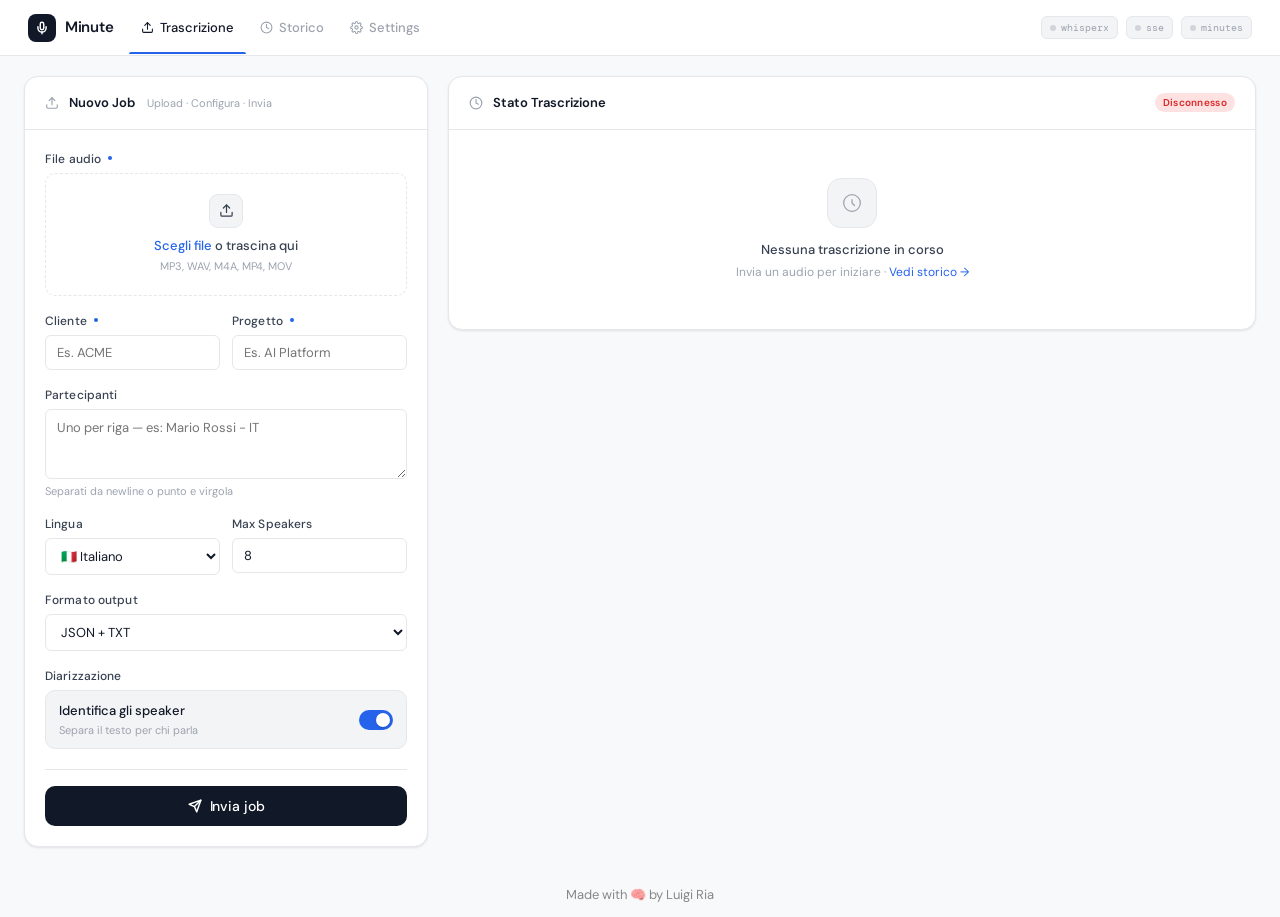
<file: webform/index.html>
<!doctype html>
<html lang="it">
<head>
  <meta charset="utf-8">
  <meta name="viewport" content="width=device-width,initial-scale=1">
  <title>Minute — Nuova Trascrizione</title>
  <link rel="preconnect" href="https://fonts.googleapis.com">
  <link href="https://fonts.googleapis.com/css2?family=DM+Sans:wght@300;400;500;600&family=DM+Mono:wght@400;500&display=swap" rel="stylesheet">
  <link rel="stylesheet" href="style.css">
</head>
<body>
<div class="app-shell">

  <header>
    <a href="index.html" class="logo">
      <div class="logo-icon">
        <svg width="14" height="14" viewBox="0 0 24 24" fill="none" stroke="currentColor" stroke-width="2.5" stroke-linecap="round" stroke-linejoin="round">
          <path d="M12 2a3 3 0 0 0-3 3v7a3 3 0 0 0 6 0V5a3 3 0 0 0-3-3z"/>
          <path d="M19 10v2a7 7 0 0 1-14 0v-2"/>
          <line x1="12" y1="19" x2="12" y2="22"/>
        </svg>
      </div>
      Minute
    </a>
    <nav class="top-nav">
      <a href="index.html" class="nav-link active">
        <svg width="13" height="13" viewBox="0 0 24 24" fill="none" stroke="currentColor" stroke-width="2" stroke-linecap="round" stroke-linejoin="round"><path d="M21 15v4a2 2 0 0 1-2 2H5a2 2 0 0 1-2-2v-4"/><polyline points="17 8 12 3 7 8"/><line x1="12" y1="3" x2="12" y2="15"/></svg>
        <span>Trascrizione</span>
      </a>
      <a href="history.html" class="nav-link">
        <svg width="13" height="13" viewBox="0 0 24 24" fill="none" stroke="currentColor" stroke-width="2" stroke-linecap="round" stroke-linejoin="round"><circle cx="12" cy="12" r="10"/><polyline points="12 6 12 12 16 14"/></svg>
        <span>Storico</span>
      </a>
      <a href="settings.html" class="nav-link">
        <svg width="13" height="13" viewBox="0 0 24 24" fill="none" stroke="currentColor" stroke-width="2" stroke-linecap="round" stroke-linejoin="round"><circle cx="12" cy="12" r="3"/><path d="M19.4 15a1.65 1.65 0 0 0 .33 1.82l.06.06a2 2 0 0 1-2.83 2.83l-.06-.06a1.65 1.65 0 0 0-1.82-.33 1.65 1.65 0 0 0-1 1.51V21a2 2 0 0 1-4 0v-.09A1.65 1.65 0 0 0 9 19.4a1.65 1.65 0 0 0-1.82.33l-.06.06a2 2 0 0 1-2.83-2.83l.06-.06A1.65 1.65 0 0 0 4.68 15a1.65 1.65 0 0 0-1.51-1H3a2 2 0 0 1 0-4h.09A1.65 1.65 0 0 0 4.6 9a1.65 1.65 0 0 0-.33-1.82l-.06-.06a2 2 0 0 1 2.83-2.83l.06.06A1.65 1.65 0 0 0 9 4.68a1.65 1.65 0 0 0 1-1.51V3a2 2 0 0 1 4 0v.09a1.65 1.65 0 0 0 1 1.51 1.65 1.65 0 0 0 1.82-.33l.06-.06a2 2 0 0 1 2.83 2.83l-.06.06A1.65 1.65 0 0 0 19.4 9a1.65 1.65 0 0 0 1.51 1H21a2 2 0 0 1 0 4h-.09a1.65 1.65 0 0 0-1.51 1z"/></svg>
        <span>Settings</span>
      </a>
    </nav>
    <div class="header-stack">
      <div class="stack-pill"><span class="dot" id="api-dot"></span>whisperx</div>
      <div class="stack-pill"><span class="dot" id="sse-dot"></span>sse</div>
      <div class="stack-pill"><span class="dot" id="minutes-dot"></span>minutes</div>
    </div>
  </header>

  <main>
    <!-- LEFT: Upload form -->
    <div class="panel">
      <div class="panel-header">
        <svg width="14" height="14" viewBox="0 0 24 24" fill="none" stroke="var(--text-muted)" stroke-width="2" stroke-linecap="round" stroke-linejoin="round">
          <path d="M21 15v4a2 2 0 0 1-2 2H5a2 2 0 0 1-2-2v-4"/><polyline points="17 8 12 3 7 8"/><line x1="12" y1="3" x2="12" y2="15"/>
        </svg>
        <span class="panel-title">Nuovo Job</span>
        <span class="panel-subtitle">Upload · Configura · Invia</span>
      </div>
      <div class="panel-body">
        <div class="field-group">
          <label>File audio <span class="req"></span></label>
          <div class="file-drop" id="file-drop">
            <input type="file" id="file-input" accept="audio/*,video/*" />
            <div class="file-drop-icon">
              <svg width="15" height="15" viewBox="0 0 24 24" fill="none" stroke="var(--text-secondary)" stroke-width="2" stroke-linecap="round" stroke-linejoin="round">
                <path d="M21 15v4a2 2 0 0 1-2 2H5a2 2 0 0 1-2-2v-4"/><polyline points="17 8 12 3 7 8"/><line x1="12" y1="3" x2="12" y2="15"/>
              </svg>
            </div>
            <div class="file-drop-label"><span>Scegli file</span> o trascina qui</div>
            <div class="file-drop-sub">MP3, WAV, M4A, MP4, MOV</div>
          </div>
          <div class="file-selected" id="file-selected">
            <svg width="13" height="13" viewBox="0 0 24 24" fill="none" stroke="var(--accent)" stroke-width="2" stroke-linecap="round" stroke-linejoin="round"><path d="M9 18V5l12-2v13"/><circle cx="6" cy="18" r="3"/><circle cx="18" cy="16" r="3"/></svg>
            <span class="file-selected-name" id="file-name"></span>
            <button class="file-remove" id="file-remove" type="button">
              <svg width="12" height="12" viewBox="0 0 24 24" fill="none" stroke="currentColor" stroke-width="2.5" stroke-linecap="round"><line x1="18" y1="6" x2="6" y2="18"/><line x1="6" y1="6" x2="18" y2="18"/></svg>
            </button>
          </div>
        </div>

        <div class="field-row">
          <div class="field-group">
            <label>Cliente <span class="req"></span></label>
            <input type="text" id="customer" placeholder="Es. ACME" />
          </div>
          <div class="field-group">
            <label>Progetto <span class="req"></span></label>
            <input type="text" id="project" placeholder="Es. AI Platform" />
          </div>
        </div>

        <div class="field-group">
          <label>Partecipanti</label>
          <textarea id="participants" placeholder="Uno per riga — es: Mario Rossi - IT"></textarea>
          <div class="hint">Separati da newline o punto e virgola</div>
        </div>

        <div class="field-row">
          <div class="field-group">
            <label>Lingua</label>
            <select id="language">
              <option value="it">🇮🇹 Italiano</option>
              <option value="en">🇬🇧 English</option>
              <option value="auto">🌐 Auto-detect</option>
            </select>
          </div>
          <div class="field-group">
            <label>Max Speakers</label>
            <input type="number" id="max_speakers" value="8" min="1" max="20" />
          </div>
        </div>

        <div class="field-group">
          <label>Formato output</label>
          <select id="output_format">
            <option value="both" selected>JSON + TXT</option>
            <option value="json">Solo JSON</option>
            <option value="txt">Solo TXT</option>
          </select>
        </div>

        <div class="field-group">
          <label>Diarizzazione</label>
          <div class="toggle-field" id="diarize-toggle">
            <div class="toggle-info">
              <div class="toggle-label">Identifica gli speaker</div>
              <div class="toggle-desc">Separa il testo per chi parla</div>
            </div>
            <div class="toggle-switch on" id="diarize-switch"></div>
          </div>
        </div>

        <div style="height:1px;background:var(--border);margin:4px 0 0"></div>

        <button class="btn-submit" id="submit-btn" type="button">
          <div class="spinner"></div>
          <svg class="btn-icon" width="14" height="14" viewBox="0 0 24 24" fill="none" stroke="currentColor" stroke-width="2.5" stroke-linecap="round" stroke-linejoin="round">
            <line x1="22" y1="2" x2="11" y2="13"/><polygon points="22 2 15 22 11 13 2 9 22 2"/>
          </svg>
          <span class="btn-text">Invia job</span>
        </button>
      </div>
    </div>

    <!-- RIGHT: Active job status only -->
    <div class="panel">
      <div class="panel-header">
        <svg width="14" height="14" viewBox="0 0 24 24" fill="none" stroke="var(--text-muted)" stroke-width="2" stroke-linecap="round" stroke-linejoin="round"><circle cx="12" cy="12" r="10"/><polyline points="12 6 12 12 16 14"/></svg>
        <span class="panel-title">Stato Trascrizione</span>
        <span class="stream-badge stream-idle" id="stream-status" style="margin-left:auto">In attesa</span>
      </div>

      <div class="status-empty" id="status-empty">
        <div class="status-empty-icon">
          <svg width="20" height="20" viewBox="0 0 24 24" fill="none" stroke="var(--text-muted)" stroke-width="1.5" stroke-linecap="round" stroke-linejoin="round"><circle cx="12" cy="12" r="10"/><path d="M12 8v4l3 3"/></svg>
        </div>
        <div class="status-empty-title">Nessuna trascrizione in corso</div>
        <div class="status-empty-sub">Invia un audio per iniziare · <a href="history.html" style="color:var(--accent);text-decoration:none">Vedi storico →</a></div>
      </div>

      <div id="current-job" style="display:none">
        <div class="current-section">
          <div class="section-header">
            <span class="section-label-text">Trascrizione Corrente</span>
            <span class="badge-new" id="badge-new" style="display:none">IN CODA</span>
          </div>
          <div class="job-title" id="current-title">—</div>
          <div id="current-badge"></div>
          <div class="current-dates">
            <div class="date-item"><span class="date-label">Inizio</span><span class="date-value" id="current-created">—</span></div>
            <div class="date-item"><span class="date-label">Aggiornato</span><span class="date-value" id="current-updated">—</span></div>
          </div>
        </div>
        <div class="progress-section">
          <div class="progress-header">
            <span class="progress-label">Avanzamento</span>
            <span class="step-chip" id="current-step">—</span>
          </div>
          <div class="progress-track">
            <div class="progress-fill indeterminate" id="current-progress-fill"></div>
          </div>
        </div>
        <div class="pipeline-section">
          <div class="section-label">Pipeline</div>
          <div class="steps-list" id="current-steps-list"></div>
        </div>
        <div id="current-stop-btn"></div>
      </div>

      <!-- Link to history when jobs complete -->
      <div id="done-hint" style="display:none;padding:14px 20px;border-top:1px solid var(--border)">
        <a href="history.html" style="display:inline-flex;align-items:center;gap:6px;font-size:12px;color:var(--accent);text-decoration:none;font-weight:500">
          <svg width="12" height="12" viewBox="0 0 24 24" fill="none" stroke="currentColor" stroke-width="2" stroke-linecap="round" stroke-linejoin="round"><circle cx="12" cy="12" r="10"/><polyline points="12 6 12 12 16 14"/></svg>
          Visualizza nello storico →
        </a>
      </div>
    </div>
  </main>

  <footer style="text-align:center;padding:18px 0 12px;font-size:13px;color:#888;">Made with 🧠 by Luigi Ria</footer>
</div>

<script>
  const API_BASE     = "http://localhost:9200";
  const N8N_INGEST   = "http://localhost:5678/webhook/minute/ingest";
  const SSE_BASE     = "http://localhost:9400";
  const MINUTES_BASE = "http://localhost:9600";

  let diarize = true, eventSource = null, jobsMap = {};

  const PIPELINE = [
    {key:"ENQUEUED",label:"In coda"},{key:"REQUEUED",label:"Riaccodato"},
    {key:"TRANSCRIBING",label:"Trascrizione"},{key:"DIARIZING",label:"Diarizzazione"},
    {key:"FORMATTING",label:"Formattazione"},{key:"UPLOADING",label:"Upload MinIO"},
    {key:"COMPLETED",label:"Completato"},
  ];
  const TERMINAL = ["COMPLETED","FAILED","DELETED"];
  const $ = id => document.getElementById(id);
  const fmt = iso => { try { return new Date(iso).toLocaleString('it-IT',{day:'2-digit',month:'2-digit',year:'numeric',hour:'2-digit',minute:'2-digit'}); } catch { return iso||'—'; } };

  window.addEventListener('load', async () => {
    await checkHealth();
    await loadInitialJobs();
    connectStream();
  });

  async function checkHealth() {
    for (const [id, url] of [['api-dot',`${API_BASE}/health`],['sse-dot',`${SSE_BASE}/health`],['minutes-dot',`${MINUTES_BASE}/health`]]) {
      try { const r = await fetch(url,{signal:AbortSignal.timeout(3000)}); $(id).className=r.ok?'dot live':'dot'; } catch { $(id).className='dot'; }
    }
  }

  async function loadInitialJobs() {
    try {
      const r = await fetch(`${SSE_BASE}/jobs`); if(!r.ok) return;
      const data = await r.json();
      for (const job of data.jobs) jobsMap[job.job_id] = job;
      renderActive();
    } catch(e) {}
  }

  function connectStream() {
    if (eventSource) { eventSource.close(); eventSource = null; }
    eventSource = new EventSource(`${SSE_BASE}/events?all=1`);
    setStreamStatus('connecting');
    eventSource.addEventListener('open', () => { setStreamStatus('connected'); $('sse-dot').className='dot live'; });
    eventSource.addEventListener('job_update', e => { const job=JSON.parse(e.data); jobsMap[job.job_id]=job; renderActive(); });
    eventSource.addEventListener('stream_end', () => { setStreamStatus('idle'); setTimeout(connectStream,10000); });
    eventSource.addEventListener('error', () => { setStreamStatus('error'); $('sse-dot').className='dot'; eventSource.close(); setTimeout(connectStream,8000); });
  }

  function setStreamStatus(state) {
    const map={connecting:['stream-connecting','Connessione…'],connected:['stream-live','Live'],idle:['stream-idle','In attesa'],error:['stream-error','Disconnesso']};
    const [cls,txt]=map[state]??map.idle;
    const el=$('stream-status'); el.className='stream-badge '+cls; el.textContent=txt;
  }

  function renderActive() {
    const all = Object.values(jobsMap).sort((a,b)=>(b.created_at??'').localeCompare(a.created_at??''));
    const active = all.filter(j=>!TERMINAL.includes(j.status));
    const current = active.find(j=>j.status==='WORKING') ?? active[0] ?? null;
    const hasDone = all.some(j=>TERMINAL.includes(j.status));

    if (!current) {
      $('status-empty').style.display='flex';
      $('current-job').style.display='none';
      $('done-hint').style.display = hasDone ? 'block' : 'none';
      return;
    }
    $('status-empty').style.display='none';
    $('current-job').style.display='block';
    $('done-hint').style.display = hasDone ? 'block' : 'none';

    $('badge-new').style.display = active.filter(j=>j!==current).length > 0 ? 'inline-block' : 'none';
    $('current-title').textContent = `${current.customer||'?'} — ${current.project||'?'}`;
    $('current-badge').innerHTML = badgeHtml(current.status);
    $('current-step').textContent = current.step||'—';
    $('current-created').textContent = fmt(current.created_at);
    $('current-updated').textContent = fmt(current.updated_at)||'—';

    const pct = calcPercent(current.step, current.status);
    const fill = $('current-progress-fill');
    if (pct !== null) { fill.className='progress-fill'+(current.status==='PAUSED'?' paused-bar':''); fill.style.width=pct+'%'; }
    else { fill.className='progress-fill indeterminate'; fill.style.width=''; }
    $('current-steps-list').innerHTML = pipelineHtml(current.step, current.status);

    let stopDiv = $('current-stop-btn');
    stopDiv.style.padding='0 20px 16px';
    if (current.status==='WORKING') {
      stopDiv.innerHTML=`<button class="btn-stop" onclick="pauseJob('${current.job_id}')">
        <svg width="11" height="11" viewBox="0 0 24 24" fill="none" stroke="currentColor" stroke-width="2.5" stroke-linecap="round"><line x1="10" y1="15" x2="10" y2="9"/><line x1="14" y1="15" x2="14" y2="9"/><circle cx="12" cy="12" r="10"/></svg>Sospendi</button>`;
    } else if (current.status==='PAUSED') {
      const ps=(current.step||'').replace(/^PAUSED_AT_/i,'').replace(/_/g,' ').toLowerCase();
      stopDiv.innerHTML=`<div class="paused-warning" style="margin-bottom:12px">
        <svg width="14" height="14" viewBox="0 0 24 24" fill="none" stroke="#7c3aed" stroke-width="2" stroke-linecap="round" stroke-linejoin="round" style="flex-shrink:0;margin-top:1px"><circle cx="12" cy="12" r="10"/><line x1="10" y1="15" x2="10" y2="9"/><line x1="14" y1="15" x2="14" y2="9"/></svg>
        <div class="paused-warning-text"><strong>Trascrizione sospesa</strong>Sospesa durante: ${ps}</div></div>
        <div style="display:flex;align-items:center;gap:8px">
          <button class="btn-resume" onclick="resumeJob('${current.job_id}')"><svg width="10" height="10" viewBox="0 0 24 24" fill="currentColor"><polygon points="5 3 19 12 5 21 5 3"/></svg>Riprendi</button>
        </div>`;
    } else { stopDiv.innerHTML=''; }
  }

  function pipelineHtml(currentStep, status) {
    const effStep = status==='PAUSED' ? (currentStep||'').replace(/^PAUSED_AT_/i,'') : (currentStep||'');
    const activeIdx = PIPELINE.findIndex(s=>effStep.toUpperCase().startsWith(s.key));
    return PIPELINE.map((s,i)=>{
      let state='pending';
      if(status==='COMPLETED') state='done';
      else if(i<activeIdx) state='done';
      else if(i===activeIdx) state='active';
      const icon = state==='done'
        ?`<svg width="10" height="10" viewBox="0 0 24 24" fill="none" stroke="var(--success)" stroke-width="3" stroke-linecap="round" stroke-linejoin="round"><polyline points="20 6 9 17 4 12"/></svg>`
        :state==='active'
          ?`<svg width="10" height="10" viewBox="0 0 24 24" fill="none" stroke="var(--accent)" stroke-width="2.5"><circle cx="12" cy="12" r="4" fill="var(--accent)"/></svg>`
          :`<svg width="10" height="10" viewBox="0 0 24 24" fill="none" stroke="var(--border-hover)" stroke-width="2"><circle cx="12" cy="12" r="4"/></svg>`;
      const ic=state==='done'?'done-i':state==='active'?'active-i':'pending-i';
      return `<div class="step-item ${state}"><div class="step-icon ${ic}">${icon}</div><span class="step-name">${s.label}</span></div>`;
    }).join('');
  }

  function badgeHtml(status) {
    const map={PENDING:['pending','In attesa'],ENQUEUED:['pending','In coda'],WORKING:['working','In elaborazione'],COMPLETED:['completed','Completato'],FAILED:['failed','Fallito'],PAUSED:['paused','In pausa'],DELETED:['deleted','Eliminato']};
    const [cls,lbl]=map[status]??['pending',status];
    return `<span class="status-badge ${cls}"><span class="dot"></span>${lbl}</span>`;
  }

  function calcPercent(step, status) {
    if(status==='COMPLETED') return 100;
    if(status==='FAILED') return null;
    const m=(step||'').match(/(\d+)pct/i); if(m) return parseInt(m[1]);
    const idx=PIPELINE.findIndex(s=>(step||'').toUpperCase().startsWith(s.key));
    if(idx>=0) return Math.round(((idx+0.5)/PIPELINE.length)*100);
    return null;
  }

  /* Form */
  const fileInput=$('file-input'),fileDrop=$('file-drop'),fileSelected=$('file-selected'),fileName=$('file-name'),fileRemove=$('file-remove');
  const diarizeToggle=$('diarize-toggle'),diarizeSwitch=$('diarize-switch'),submitBtn=$('submit-btn');

  fileInput.addEventListener('change',()=>{if(fileInput.files[0])showFile(fileInput.files[0]);});
  fileDrop.addEventListener('dragover',e=>{e.preventDefault();fileDrop.classList.add('drag-over');});
  fileDrop.addEventListener('dragleave',()=>fileDrop.classList.remove('drag-over'));
  fileDrop.addEventListener('drop',e=>{e.preventDefault();fileDrop.classList.remove('drag-over');if(e.dataTransfer.files[0]){fileInput.files=e.dataTransfer.files;showFile(e.dataTransfer.files[0]);}});
  function showFile(f){fileName.textContent=f.name;fileSelected.classList.add('visible');}
  fileRemove.addEventListener('click',()=>{fileInput.value='';fileSelected.classList.remove('visible');});
  diarizeToggle.addEventListener('click',()=>{diarize=!diarize;diarizeSwitch.classList.toggle('on',diarize);});

  submitBtn.addEventListener('click',async()=>{
    const customer=$('customer').value.trim(),project=$('project').value.trim(),file=fileInput.files[0];
    if(!customer||!project||!file){alert('Cliente, Progetto e File audio sono obbligatori.');return;}
    setLoading(true);
    const fd=new FormData();
    fd.append('file',file);fd.append('customer',customer);fd.append('project',project);
    fd.append('language',$('language').value);fd.append('max_speakers',$('max_speakers').value);
    fd.append('diarize',diarize?'true':'false');fd.append('output_format',$('output_format').value);
    const parts=$('participants').value.trim();if(parts)fd.append('participants',parts);
    try{
      const r=await fetch(N8N_INGEST,{method:'POST',body:fd});
      if(!r.ok){const t=await r.text();throw new Error(`HTTP ${r.status}: ${t}`);}
      const data=await r.json();
      jobsMap[data.job_id]={job_id:data.job_id,status:data.status??'PENDING',step:'ENQUEUED',customer:data.customer??customer,project:data.project??project,created_at:new Date().toISOString()};
      renderActive();connectStream();
    }catch(err){alert(`Errore: ${err.message}`);}
    finally{setLoading(false);}
  });

  function setLoading(on){submitBtn.disabled=on;submitBtn.classList.toggle('loading',on);}

  async function pauseJob(jobId) {
    try { await fetch(`${API_BASE}/jobs/${jobId}/pause`,{method:'POST'}); connectStream(); } catch(e){alert(`Errore: ${e.message}`);}
  }
  async function resumeJob(jobId) {
    try {
      const r=await fetch(`${API_BASE}/jobs/${jobId}/resume`,{method:'POST'});
      if(!r.ok){const d=await r.json();alert(d.detail||d.error||'Errore resume');return;}
      connectStream();
    } catch(e){alert(`Errore: ${e.message}`);}
  }
</script>
</body>

</html>
</file>
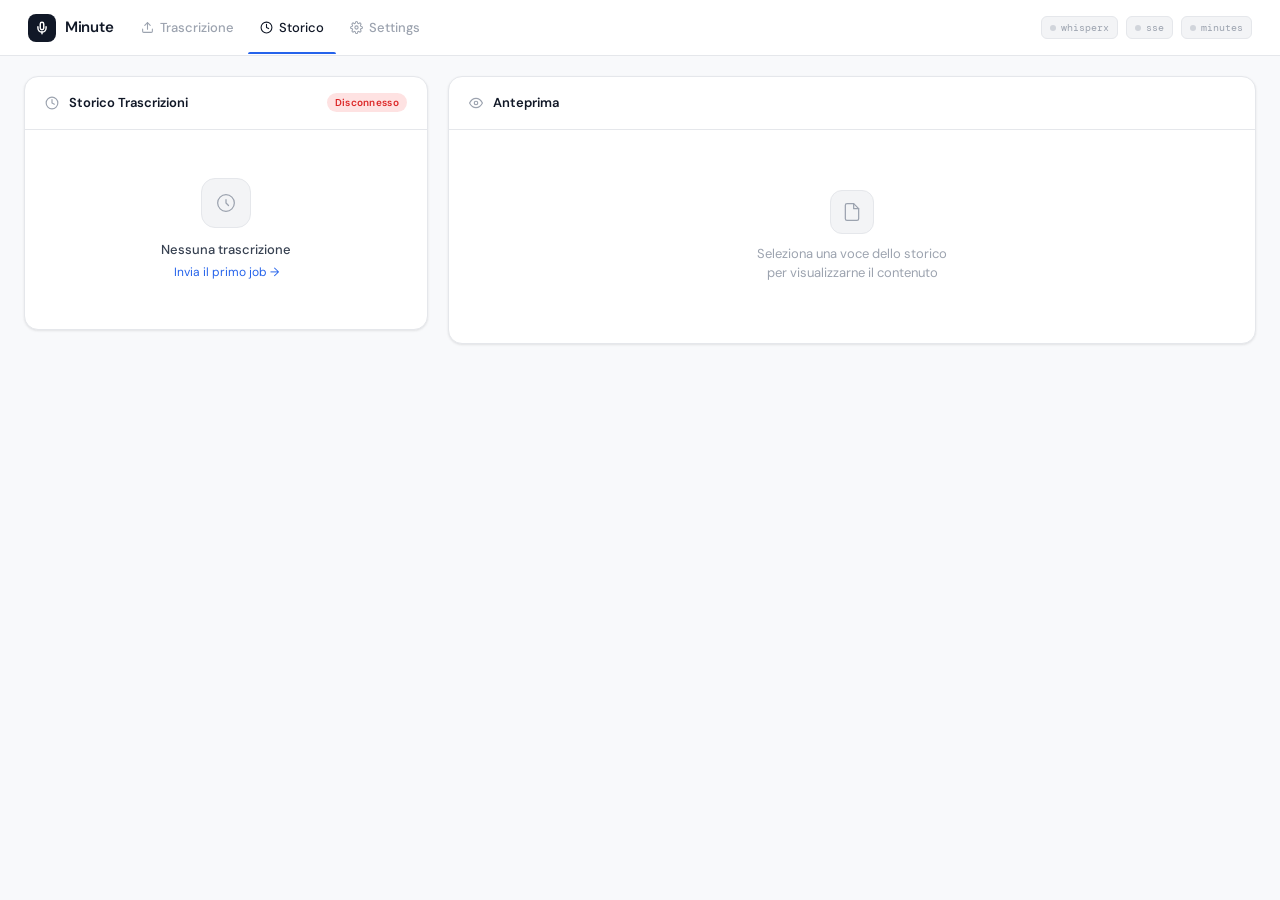
<file: webform/history.html>
<!doctype html>
<html lang="it">
<head>
  <meta charset="utf-8">
  <meta name="viewport" content="width=device-width,initial-scale=1">
  <title>Minute — Storico Trascrizioni</title>
  <link rel="preconnect" href="https://fonts.googleapis.com">
  <link href="https://fonts.googleapis.com/css2?family=DM+Sans:wght@300;400;500;600&family=DM+Mono:wght@400;500&display=swap" rel="stylesheet">
  <link rel="stylesheet" href="style.css">
</head>
<body>
<div class="app-shell">

  <header>
    <a href="index.html" class="logo">
      <div class="logo-icon">
        <svg width="14" height="14" viewBox="0 0 24 24" fill="none" stroke="currentColor" stroke-width="2.5" stroke-linecap="round" stroke-linejoin="round">
          <path d="M12 2a3 3 0 0 0-3 3v7a3 3 0 0 0 6 0V5a3 3 0 0 0-3-3z"/>
          <path d="M19 10v2a7 7 0 0 1-14 0v-2"/><line x1="12" y1="19" x2="12" y2="22"/>
        </svg>
      </div>
      Minute
    </a>
    <nav class="top-nav">
      <a href="index.html" class="nav-link">
        <svg width="13" height="13" viewBox="0 0 24 24" fill="none" stroke="currentColor" stroke-width="2" stroke-linecap="round" stroke-linejoin="round"><path d="M21 15v4a2 2 0 0 1-2 2H5a2 2 0 0 1-2-2v-4"/><polyline points="17 8 12 3 7 8"/><line x1="12" y1="3" x2="12" y2="15"/></svg>
        <span>Trascrizione</span>
      </a>
      <a href="history.html" class="nav-link active">
        <svg width="13" height="13" viewBox="0 0 24 24" fill="none" stroke="currentColor" stroke-width="2" stroke-linecap="round" stroke-linejoin="round"><circle cx="12" cy="12" r="10"/><polyline points="12 6 12 12 16 14"/></svg>
        <span>Storico</span>
      </a>
      <a href="settings.html" class="nav-link">
        <svg width="13" height="13" viewBox="0 0 24 24" fill="none" stroke="currentColor" stroke-width="2" stroke-linecap="round" stroke-linejoin="round"><circle cx="12" cy="12" r="3"/><path d="M19.4 15a1.65 1.65 0 0 0 .33 1.82l.06.06a2 2 0 0 1-2.83 2.83l-.06-.06a1.65 1.65 0 0 0-1.82-.33 1.65 1.65 0 0 0-1 1.51V21a2 2 0 0 1-4 0v-.09A1.65 1.65 0 0 0 9 19.4a1.65 1.65 0 0 0-1.82.33l-.06.06a2 2 0 0 1-2.83-2.83l.06-.06A1.65 1.65 0 0 0 4.68 15a1.65 1.65 0 0 0-1.51-1H3a2 2 0 0 1 0-4h.09A1.65 1.65 0 0 0 4.6 9a1.65 1.65 0 0 0-.33-1.82l-.06-.06a2 2 0 0 1 2.83-2.83l.06.06A1.65 1.65 0 0 0 9 4.68a1.65 1.65 0 0 0 1-1.51V3a2 2 0 0 1 4 0v.09a1.65 1.65 0 0 0 1 1.51 1.65 1.65 0 0 0 1.82-.33l.06-.06a2 2 0 0 1 2.83 2.83l-.06.06A1.65 1.65 0 0 0 19.4 9a1.65 1.65 0 0 0 1.51 1H21a2 2 0 0 1 0 4h-.09a1.65 1.65 0 0 0-1.51 1z"/></svg>
        <span>Settings</span>
      </a>
    </nav>
    <div class="header-stack">
      <div class="stack-pill"><span class="dot" id="api-dot"></span>whisperx</div>
      <div class="stack-pill"><span class="dot" id="sse-dot"></span>sse</div>
      <div class="stack-pill"><span class="dot" id="minutes-dot"></span>minutes</div>
    </div>
  </header>

  <main class="history-main">

    <!-- LEFT: job list -->
    <div class="panel">
      <div class="panel-header">
        <svg width="14" height="14" viewBox="0 0 24 24" fill="none" stroke="var(--text-muted)" stroke-width="2" stroke-linecap="round" stroke-linejoin="round"><circle cx="12" cy="12" r="10"/><polyline points="12 6 12 12 16 14"/></svg>
        <span class="panel-title">Storico Trascrizioni</span>
        <span class="stream-badge stream-idle" id="stream-status" style="margin-left:auto">In attesa</span>
      </div>

      <div class="status-empty" id="list-empty">
        <div class="status-empty-icon">
          <svg width="20" height="20" viewBox="0 0 24 24" fill="none" stroke="var(--text-muted)" stroke-width="1.5" stroke-linecap="round" stroke-linejoin="round"><circle cx="12" cy="12" r="10"/><path d="M12 8v4l3 3"/></svg>
        </div>
        <div class="status-empty-title">Nessuna trascrizione</div>
        <div class="status-empty-sub"><a href="index.html" style="color:var(--accent);text-decoration:none">Invia il primo job →</a></div>
      </div>

      <div class="history-section" id="job-list-wrap" style="display:none">
        <div class="history-header" style="display:flex;align-items:center;justify-content:space-between">
          <span class="section-label" style="margin-bottom:0">Tutte le trascrizioni</span>
          <span id="job-count" style="font-size:11px;color:var(--text-muted)"></span>
        </div>
        <div id="job-list"></div>
      </div>
    </div>

    <!-- RIGHT: viewer -->
    <div class="panel panel-sticky" id="viewer-panel">
      <div class="panel-header">
        <svg width="14" height="14" viewBox="0 0 24 24" fill="none" stroke="var(--text-muted)" stroke-width="2" stroke-linecap="round" stroke-linejoin="round"><path d="M1 12s4-8 11-8 11 8 11 8-4 8-11 8-11-8-11-8z"/><circle cx="12" cy="12" r="3"/></svg>
        <span class="panel-title" id="viewer-panel-title">Anteprima</span>
      </div>

      <div class="viewer-empty" id="viewer-empty">
        <div class="viewer-empty-icon">
          <svg width="20" height="20" viewBox="0 0 24 24" fill="none" stroke="var(--text-muted)" stroke-width="1.5" stroke-linecap="round" stroke-linejoin="round"><path d="M14 2H6a2 2 0 0 0-2 2v16a2 2 0 0 0 2 2h12a2 2 0 0 0 2-2V8z"/><polyline points="14 2 14 8 20 8"/></svg>
        </div>
        <div class="viewer-empty-text">Seleziona una voce dello storico<br>per visualizzarne il contenuto</div>
      </div>

      <div id="viewer-content" style="display:none">
        <div class="viewer-tabs" id="viewer-tabs"></div>
        <div class="viewer-body" id="viewer-body"></div>
        <div class="viewer-actions" id="viewer-actions">
          <span class="viewer-title" id="viewer-file-title"></span>
          <button class="btn-secondary" style="padding:5px 11px;font-size:11px" id="viewer-copy-btn">
            <svg width="12" height="12" viewBox="0 0 24 24" fill="none" stroke="currentColor" stroke-width="2" stroke-linecap="round" stroke-linejoin="round"><rect x="9" y="9" width="13" height="13" rx="2"/><path d="M5 15H4a2 2 0 0 1-2-2V4a2 2 0 0 1 2-2h9a2 2 0 0 1 2 2v1"/></svg>
            Copia
          </button>
          <a class="btn-secondary" style="padding:5px 11px;font-size:11px" id="viewer-dl-btn" href="#" download target="_blank" rel="noopener">
            <svg width="12" height="12" viewBox="0 0 24 24" fill="none" stroke="currentColor" stroke-width="2" stroke-linecap="round" stroke-linejoin="round"><path d="M21 15v4a2 2 0 0 1-2 2H5a2 2 0 0 1-2-2v-4"/><polyline points="7 10 12 15 17 10"/><line x1="12" y1="15" x2="12" y2="3"/></svg>
            Download
          </a>
        </div>
      </div>
    </div>

  </main>

</div>

<!-- Delete modal -->
<div id="del-overlay" style="display:none" class="del-overlay">
  <div class="del-modal">
    <div class="del-modal-header">
      <div>
        <div class="del-modal-title">Elimina dati</div>
        <div class="del-modal-sub" id="del-modal-sub"></div>
      </div>
      <button class="del-modal-close" onclick="closeDelModal()">
        <svg width="14" height="14" viewBox="0 0 24 24" fill="none" stroke="currentColor" stroke-width="2.5" stroke-linecap="round"><line x1="18" y1="6" x2="6" y2="18"/><line x1="6" y1="6" x2="18" y2="18"/></svg>
      </button>
    </div>
    <div class="del-modal-body" id="del-modal-body"></div>
    <div class="del-modal-footer"><button class="del-cancel" onclick="closeDelModal()">Annulla</button></div>
  </div>
</div>

<script>
  const API_BASE     = "http://localhost:9200";
  const SSE_BASE     = "http://localhost:9400";
  const MINUTES_BASE = "http://localhost:9600";

  let jobsMap = {}, openJobId = null, eventSource = null;
  let viewerCurrentUrl = '', viewerCurrentText = '';
  let jobMinutesCache = {};  // job_id -> [{ minutes_id, template, output_url, status, ... }]

  function fixMinioUrl(url) {
    if (!url) return url;
    return url.replace(/^http:\/\/minio:9000/, 'http://localhost:9000');
  }

  const $ = id => document.getElementById(id);
  const fmt = iso => { try { return new Date(iso).toLocaleString('it-IT',{day:'2-digit',month:'2-digit',year:'numeric',hour:'2-digit',minute:'2-digit'}); } catch { return iso||'—'; } };
  const jobTitle = job => `${job.customer||'?'} — ${job.project||'?'}`;

  const TERMINAL = ["COMPLETED","FAILED","DELETED"];
  const PIPELINE = [
    {key:"ENQUEUED",label:"In coda"},{key:"REQUEUED",label:"Riaccodato"},
    {key:"TRANSCRIBING",label:"Trascrizione"},{key:"DIARIZING",label:"Diarizzazione"},
    {key:"FORMATTING",label:"Formattazione"},{key:"UPLOADING",label:"Upload MinIO"},
    {key:"COMPLETED",label:"Completato"},
  ];

  window.addEventListener('load', async () => {
    await checkHealth();
    await loadJobs();
    connectStream();
  });

  async function checkHealth() {
    for (const [id, url] of [['api-dot',`${API_BASE}/health`],['sse-dot',`${SSE_BASE}/health`],['minutes-dot',`${MINUTES_BASE}/health`]]) {
      try { const r=await fetch(url,{signal:AbortSignal.timeout(3000)}); $(id).className=r.ok?'dot live':'dot'; } catch { $(id).className='dot'; }
    }
  }

  async function loadJobs() {
    try {
      const r = await fetch(`${SSE_BASE}/jobs`); if(!r.ok) return;
      const data = await r.json();
      for (const job of data.jobs) jobsMap[job.job_id] = job;
      renderList();
    } catch(e) {}
  }

  function connectStream() {
    if (eventSource) { eventSource.close(); }
    eventSource = new EventSource(`${SSE_BASE}/events?all=1`);
    setStreamStatus('connecting');
    eventSource.addEventListener('open', () => { setStreamStatus('connected'); $('sse-dot').className='dot live'; });
    eventSource.addEventListener('job_update', e => { const j=JSON.parse(e.data); jobsMap[j.job_id]=j; renderList(); });
    eventSource.addEventListener('stream_end', () => { setStreamStatus('idle'); setTimeout(connectStream,10000); });
    eventSource.addEventListener('error', () => { setStreamStatus('error'); $('sse-dot').className='dot'; eventSource.close(); setTimeout(connectStream,8000); });
  }

  function setStreamStatus(state) {
    const map={connecting:['stream-connecting','Connessione…'],connected:['stream-live','Live'],idle:['stream-idle','In attesa'],error:['stream-error','Disconnesso']};
    const [cls,txt]=map[state]??map.idle;
    $('stream-status').className='stream-badge '+cls; $('stream-status').textContent=txt;
  }

  function renderList() {
    const all = Object.values(jobsMap).sort((a,b)=>(b.created_at??'').localeCompare(a.created_at??''));
    if (!all.length) { $('list-empty').style.display='flex'; $('job-list-wrap').style.display='none'; return; }
    $('list-empty').style.display='none'; $('job-list-wrap').style.display='block';
    $('job-count').textContent = `${all.length} ${all.length===1?'lavoro':'lavori'}`;

    $('job-list').innerHTML = all.map(job => {
      const isOpen = openJobId === job.job_id;
      const isCompleted = job.status==='COMPLETED';
      const isFailed    = job.status==='FAILED';
      const isPaused    = job.status==='PAUSED';
      const isDeleted   = job.status==='DELETED';
      const isActive    = !TERMINAL.includes(job.status);
      const trash = `<svg width="10" height="10" viewBox="0 0 24 24" fill="none" stroke="currentColor" stroke-width="2.5" stroke-linecap="round" stroke-linejoin="round"><polyline points="3 6 5 6 21 6"/><path d="M19 6l-1 14H6L5 6"/><path d="M10 11v6"/><path d="M14 11v6"/><path d="M9 6V4h6v2"/></svg>`;

      let body = `<div class="hist-meta">
        <div class="hist-meta-row"><span class="hist-meta-label">Data</span><span class="hist-meta-value">${fmt(job.created_at)}</span></div>
        ${job.updated_at?`<div class="hist-meta-row"><span class="hist-meta-label">Fine</span><span class="hist-meta-value">${fmt(job.updated_at)}</span></div>`:''}
        <div class="hist-meta-row"><span class="hist-meta-label">Stato</span><span class="hist-meta-value">${badgeHtml(job.status)}</span></div>
        ${job.language?`<div class="hist-meta-row"><span class="hist-meta-label">Lingua</span><span class="hist-meta-value">${job.language}</span></div>`:''}
      </div>`;

      if (isActive) {
        // progress + pipeline for active jobs
        const pct = calcPercent(job.step, job.status);
        body += `<div style="margin-bottom:10px">
          <div style="display:flex;align-items:center;justify-content:space-between;margin-bottom:6px">
            <span class="step-chip">${job.step||'—'}</span>
            ${pct!==null?`<span style="font-size:10px;color:var(--text-muted)">${pct}%</span>`:''}
          </div>
          <div class="progress-track"><div class="progress-fill${job.status==='PAUSED'?' paused-bar':''}" style="width:${pct!==null?pct+'%':'40%'};${pct===null?'animation:indeterminate 1.4s ease-in-out infinite':''};"></div></div>
        </div>`;
      }

      if (isCompleted) {
        const stackFiles = [];
        if (job.output_txt_url)  stackFiles.push({ url: job.output_txt_url,  type: 'txt',   label: 'result.txt',  viewable: true });
        if (job.output_json_url) stackFiles.push({ url: job.output_json_url, type: 'json',  label: 'result.json', viewable: true });
        if (job.audio_url)       stackFiles.push({ url: job.audio_url,       type: 'audio', label: 'audio',       viewable: false });
        const minutesList = jobMinutesCache[job.job_id] || [];
        minutesList.filter(m => m.status === 'COMPLETED' && m.output_url).forEach(m => {
          const url = fixMinioUrl(m.output_url);
          const name = (m.template || 'minuta').replace(/\s+/g, '-') + '.md';
          stackFiles.push({ url, type: 'md', label: name, viewable: true, minutesId: m.minutes_id });
        });
        if (stackFiles.length) {
          body += `<div class="file-stack">
            <div class="file-stack-title">File associati</div>
            ${stackFiles.map(f => {
              const escUrl = (f.url || '').replace(/"/g, '&quot;');
              const escLabel = (f.label || '').replace(/"/g, '&quot;');
              const viewBtn = f.viewable
                ? `<button class="btn-action view-file-btn" data-url="${escUrl}" data-type="${f.type}" data-label="${escLabel}"><svg width="11" height="11" viewBox="0 0 24 24" fill="none" stroke="currentColor" stroke-width="2" stroke-linecap="round" stroke-linejoin="round"><path d="M1 12s4-8 11-8 11 8 11 8-4 8-11 8-11-8-11-8z"/><circle cx="12" cy="12" r="3"/></svg>Visualizza</button>`
                : (f.type === 'audio' ? `<a class="btn-action" href="${escUrl}" target="_blank" rel="noopener">Apri</a>` : '');
              const dlBtn = `<a class="btn-action" href="${escUrl}" download="${escLabel}" target="_blank" rel="noopener"><svg width="11" height="11" viewBox="0 0 24 24" fill="none" stroke="currentColor" stroke-width="2" stroke-linecap="round" stroke-linejoin="round"><path d="M21 15v4a2 2 0 0 1-2 2H5a2 2 0 0 1-2-2v-4"/><polyline points="7 10 12 15 17 10"/><line x1="12" y1="15" x2="12" y2="3"/></svg>Download</a>`;
              const delBtn = (f.type === 'md' && f.minutesId) ? `<button class="btn-action btn-delete delete-minute-file-btn" data-job-id="${job.job_id}" data-minutes-id="${f.minutesId}" type="button" title="Elimina minuta"><svg width="11" height="11" viewBox="0 0 24 24" fill="none" stroke="currentColor" stroke-width="2.5" stroke-linecap="round" stroke-linejoin="round"><polyline points="3 6 5 6 21 6"/><path d="M19 6l-1 14H6L5 6"/><path d="M10 11v6"/><path d="M14 11v6"/><path d="M9 6V4h6v2"/></svg>Elimina</button>` : '';
              return `<div class="file-stack-row"><div class="file-stack-icon ${f.type}"><svg width="14" height="14" viewBox="0 0 24 24" fill="none" stroke="currentColor" stroke-width="2" stroke-linecap="round" stroke-linejoin="round"><path d="M14 2H6a2 2 0 0 0-2 2v16a2 2 0 0 0 2 2h12a2 2 0 0 0 2-2V8z"/><polyline points="14 2 14 8 20 8"/></svg></div><span class="file-stack-name">${escLabel}</span><div class="file-stack-actions">${viewBtn}${dlBtn}${delBtn}</div></div>`;
            }).join('')}
          </div>`;
        }
        body += `<div style="display:flex;gap:6px;flex-wrap:wrap;margin-top:10px">
          <a class="btn-action" href="speakers.html?job_id=${job.job_id}">
            <svg width="11" height="11" viewBox="0 0 24 24" fill="none" stroke="currentColor" stroke-width="2" stroke-linecap="round" stroke-linejoin="round"><path d="M17 21v-2a4 4 0 0 0-4-4H5a4 4 0 0 0-4 4v2"/><circle cx="9" cy="7" r="4"/><path d="M23 21v-2a4 4 0 0 0-3-3.87"/><path d="M16 3.13a4 4 0 0 1 0 7.75"/></svg>
            Associa Speaker
          </a>
          <a class="btn-action" href="minutes.html?job_id=${job.job_id}">
            <svg width="11" height="11" viewBox="0 0 24 24" fill="none" stroke="currentColor" stroke-width="2" stroke-linecap="round" stroke-linejoin="round"><path d="M14 2H6a2 2 0 0 0-2 2v16a2 2 0 0 0 2 2h12a2 2 0 0 0 2-2V8z"/><polyline points="14 2 14 8 20 8"/><line x1="16" y1="13" x2="8" y2="13"/><line x1="16" y1="17" x2="8" y2="17"/></svg>
            Gestisci Minuta
          </a>
          <button class="btn-delete delete-job-btn" data-job-id="${job.job_id}" style="margin-left:auto">${trash} Elimina</button>
        </div>`;
      }

      if (isFailed) {
        body += `<div class="error-box" style="margin-bottom:10px"><div class="error-title">Job fallito</div><div class="error-msg">${job.error||'Errore sconosciuto'}</div></div>
        <button class="btn-delete delete-job-btn" data-job-id="${job.job_id}">${trash} Elimina</button>`;
      }

      if (isPaused) {
        const ps=(job.step||'').replace(/^PAUSED_AT_/i,'').replace(/_/g,' ').toLowerCase();
        body += `<div class="paused-warning" style="margin-bottom:10px">
          <svg width="14" height="14" viewBox="0 0 24 24" fill="none" stroke="#7c3aed" stroke-width="2" stroke-linecap="round" stroke-linejoin="round" style="flex-shrink:0;margin-top:1px"><circle cx="12" cy="12" r="10"/><line x1="10" y1="15" x2="10" y2="9"/><line x1="14" y1="15" x2="14" y2="9"/></svg>
          <div class="paused-warning-text"><strong>Sospesa durante: ${ps}</strong></div>
        </div>
        <div style="display:flex;gap:8px">
          <button class="btn-resume resume-job-btn" data-job-id="${job.job_id}"><svg width="10" height="10" viewBox="0 0 24 24" fill="currentColor"><polygon points="5 3 19 12 5 21 5 3"/></svg>Riprendi</button>
          <button class="btn-delete delete-job-btn" data-job-id="${job.job_id}">${trash} Elimina</button>
        </div>`;
      }

      if (isDeleted) {
        body += `<div style="font-size:12px;color:var(--text-muted);padding:6px 0 10px">File eliminati — rimangono solo i metadati.</div>
        <button class="btn-delete delete-job-btn" data-job-id="${job.job_id}" style="color:var(--error);border-color:#fecaca;background:var(--error-light)">${trash} Elimina definitivamente</button>`;
      }

      return `<div class="hist-row${isActive?' active-job':''}${isOpen?' open':''}" data-job-id="${job.job_id}">
        <div class="hist-row-header" onclick="toggleJob('${job.job_id}')" style="cursor:pointer">
          <div class="hist-row-info">
            <span class="hist-row-name">${jobTitle(job)}</span>
            <span style="font-size:10px;color:var(--text-muted);font-family:'DM Mono',monospace">${fmt(job.created_at)}</span>
          </div>
          <div style="display:flex;align-items:center;gap:6px;flex-shrink:0">
            ${badgeHtml(job.status)}
            <svg class="hist-chevron" width="12" height="12" viewBox="0 0 24 24" fill="none" stroke="currentColor" stroke-width="2.5" stroke-linecap="round" stroke-linejoin="round"><polyline points="9 18 15 12 9 6"/></svg>
          </div>
        </div>
        <div class="hist-accordion">${body}</div>
      </div>`;
    }).join('');

    // bind buttons
    $('job-list').querySelectorAll('.view-file-btn').forEach(btn => {
      btn.addEventListener('click', () => viewFile(btn.dataset.url, btn.dataset.type, btn.dataset.label));
    });
    $('job-list').querySelectorAll('.delete-job-btn').forEach(btn => {
      btn.addEventListener('click', e => { e.stopPropagation(); showDeleteModal(btn.dataset.jobId); });
    });
    $('job-list').querySelectorAll('.delete-minute-file-btn').forEach(btn => {
      btn.addEventListener('click', async e => {
        e.stopPropagation();
        const minutesId = btn.dataset.minutesId;
        const jobId = btn.dataset.jobId;
        if (!minutesId || !confirm('Eliminare questa minuta?')) return;
        btn.disabled = true;
        try {
          const r = await fetch(`${MINUTES_BASE}/minutes/jobs/${minutesId}`, { method: 'DELETE' });
          if (!r.ok) throw new Error(await r.text());
          await loadMinutesForJobInHistory(jobId);
          renderList();
        } catch (err) {
          alert('Eliminazione fallita: ' + (err.message || err));
        }
        btn.disabled = false;
      });
    });
    $('job-list').querySelectorAll('.resume-job-btn').forEach(btn => {
      btn.addEventListener('click', async e => {
        e.stopPropagation(); btn.disabled=true;
        try { await fetch(`${API_BASE}/jobs/${btn.dataset.jobId}/resume`,{method:'POST'}); connectStream(); }
        catch(err) { alert(err.message); btn.disabled=false; }
      });
    });
  }

  async function loadMinutesForJobInHistory(jobId) {
    try {
      const r = await fetch(`${MINUTES_BASE}/minutes/jobs?job_id=${jobId}&limit=20`);
      if (!r.ok) return;
      const data = await r.json();
      jobMinutesCache[jobId] = data.jobs || [];
    } catch { jobMinutesCache[jobId] = []; }
  }

  function toggleJob(id) {
    if (openJobId === id) { openJobId = null; renderList(); return; }
    openJobId = id;
    const job = jobsMap[id];
    if (job && job.status === 'COMPLETED' && !jobMinutesCache[id]) {
      loadMinutesForJobInHistory(id).then(() => renderList());
    } else {
      renderList();
    }
  }

  function badgeHtml(status) {
    const map={PENDING:['pending','In attesa'],ENQUEUED:['pending','In coda'],WORKING:['working','In elaborazione'],COMPLETED:['completed','Completato'],FAILED:['failed','Fallito'],PAUSED:['paused','In pausa'],DELETED:['deleted','Eliminato']};
    const [cls,lbl]=map[status]??['pending',status];
    return `<span class="status-badge ${cls}"><span class="dot"></span>${lbl}</span>`;
  }

  function calcPercent(step, status) {
    if(status==='COMPLETED') return 100; if(status==='FAILED') return null;
    const m=(step||'').match(/(\d+)pct/i); if(m) return parseInt(m[1]);
    const idx=PIPELINE.findIndex(s=>(step||'').toUpperCase().startsWith(s.key));
    if(idx>=0) return Math.round(((idx+0.5)/PIPELINE.length)*100);
    return null;
  }

  /* ── Viewer ── */
  async function viewFile(url, type, label) {
    $('viewer-empty').style.display='none';
    $('viewer-content').style.display='block';
    $('viewer-panel-title').textContent = label;
    $('viewer-file-title').textContent  = label;
    $('viewer-dl-btn').href = url;
    $('viewer-dl-btn').download = label;

    // Build tabs: for JSON/TXT show plain; for md show plain + rendered
    const isMd   = type === 'md'  || label.endsWith('.md');
    const isJson = type === 'json';
    const tabs = isMd
      ? [{id:'md-render',label:'Formattato'},{id:'md-plain',label:'Testo semplice'}]
      : [{id:'plain',label: isJson ? 'JSON' : 'Testo'}];

    $('viewer-tabs').innerHTML = tabs.map((t,i)=>
      `<div class="viewer-tab${i===0?' active':''}" data-tab="${t.id}" onclick="switchTab('${t.id}')">${t.label}</div>`
    ).join('');

    $('viewer-body').innerHTML = `<div style="display:flex;align-items:center;justify-content:center;padding:40px;color:var(--text-muted);font-size:12px">Caricamento…</div>`;

    try {
      const r = await fetch(url); if(!r.ok) throw new Error(`HTTP ${r.status}`);
      const text = await r.text();
      viewerCurrentText = text;
      viewerCurrentUrl  = url;

      if (isMd) {
        $('viewer-body').innerHTML = `
          <div id="pane-md-render" class="md-preview">${renderMarkdown(text)}</div>
          <div id="pane-md-plain" class="viewer-plain" style="display:none">${escapeHtml(text)}</div>`;
      } else if (isJson) {
        let pretty = text;
        try { pretty = JSON.stringify(JSON.parse(text), null, 2); } catch {}
        $('viewer-body').innerHTML = `<div id="pane-plain" class="viewer-plain">${escapeHtml(pretty)}</div>`;
      } else {
        $('viewer-body').innerHTML = `<div id="pane-plain" class="viewer-plain">${escapeHtml(text)}</div>`;
      }
    } catch(e) {
      $('viewer-body').innerHTML = `<div class="error-box"><div class="error-title">Errore caricamento</div><div class="error-msg">${e.message}</div></div>`;
    }
  }

  function switchTab(tabId) {
    $('viewer-tabs').querySelectorAll('.viewer-tab').forEach(t => t.classList.toggle('active', t.dataset.tab===tabId));
    $('viewer-body').querySelectorAll('[id^="pane-"]').forEach(p => p.style.display = p.id==='pane-'+tabId ? '' : 'none');
  }

  $('viewer-copy-btn').addEventListener('click', () => {
    if (!viewerCurrentText) return;
    navigator.clipboard.writeText(viewerCurrentText).then(() => {
      const btn = $('viewer-copy-btn'); const orig = btn.innerHTML;
      btn.innerHTML = '<svg width="12" height="12" viewBox="0 0 24 24" fill="none" stroke="var(--success)" stroke-width="2.5" stroke-linecap="round" stroke-linejoin="round"><polyline points="20 6 9 17 4 12"/></svg> Copiato';
      setTimeout(()=>btn.innerHTML=orig, 1800);
    });
  });

  function renderMarkdown(md) {
    let h = md
      .replace(/&/g,'&amp;').replace(/</g,'&lt;').replace(/>/g,'&gt;');
    // tables
    h = h.replace(/^\|(.+)\|\s*\n\|[-| :]+\|\s*\n((?:\|.+\|\s*\n?)*)/gm, (_, head, rows) => {
      const ths = head.split('|').filter(c=>c.trim()).map(c=>`<th>${c.trim()}</th>`).join('');
      const trs = rows.trim().split('\n').map(r=>{
        const tds = r.split('|').filter(c=>c.trim()!==undefined&&r.includes('|')).filter((_,i,a)=>i>0&&i<a.length-1).map(c=>`<td>${c.trim()}</td>`).join('');
        return tds?`<tr>${tds}</tr>`:'';
      }).filter(Boolean).join('');
      return `<table><thead><tr>${ths}</tr></thead><tbody>${trs}</tbody></table>`;
    });
    h = h.replace(/^#{4}\s+(.+)$/gm,'<h4>$1</h4>');
    h = h.replace(/^#{3}\s+(.+)$/gm,'<h3>$1</h3>');
    h = h.replace(/^#{2}\s+(.+)$/gm,'<h2>$1</h2>');
    h = h.replace(/^#{1}\s+(.+)$/gm,'<h1>$1</h1>');
    h = h.replace(/^-{3,}$/gm,'<hr>');
    h = h.replace(/^&gt;\s?(.+)$/gm,'<blockquote>$1</blockquote>');
    h = h.replace(/^(\d+)\.\s+(.+)$/gm,'<li data-ol>$2</li>');
    h = h.replace(/^[-*]\s+(.+)$/gm,'<li>$1</li>');
    h = h.replace(/(<li[^>]*>.*<\/li>\n?)+/g, m => m.includes('data-ol') ? `<ol>${m.replace(/ data-ol/g,'')}</ol>` : `<ul>${m}</ul>`);
    h = h.replace(/\*\*(.+?)\*\*/g,'<strong>$1</strong>');
    h = h.replace(/\*(.+?)\*/g,'<em>$1</em>');
    h = h.replace(/`(.+?)`/g,'<code>$1</code>');
    h = h.replace(/\n\n+/g,'</p><p>');
    return `<p>${h}</p>`.replace(/<p>(<h[1-4]>|<\/h[1-4]>|<table>|<\/table>|<ul>|<\/ul>|<ol>|<\/ol>|<hr>|<blockquote>)/g,'$1').replace(/(<\/h[1-4]>|<\/table>|<\/ul>|<\/ol>|<hr>|<\/blockquote>)<\/p>/g,'$1');
  }

  function escapeHtml(t) { return t.replace(/&/g,'&amp;').replace(/</g,'&lt;').replace(/>/g,'&gt;'); }

  /* ── Delete modal ── */
  let delJobId = null;
  function showDeleteModal(jobId) {
    delJobId = jobId;
    const job = jobsMap[jobId]||{};
    $('del-modal-sub').textContent = jobTitle(job);
    const isDeleted = job.status==='DELETED';
    const trash = `<svg width="14" height="14" viewBox="0 0 24 24" fill="none" stroke="currentColor" stroke-width="2" stroke-linecap="round" stroke-linejoin="round"><polyline points="3 6 5 6 21 6"/><path d="M19 6l-1 14H6L5 6"/><path d="M10 11v6"/><path d="M14 11v6"/><path d="M9 6V4h6v2"/></svg>`;
    if (!isDeleted) {
      $('del-modal-body').innerHTML =
        delOpt('audio',    trash, 'Cancella audio',          'Rimuove il file audio originale. Trascrizione intatta.')+
        delOpt('transcript',trash,'Cancella trascrizione',    'Rimuove audio + JSON/TXT da MinIO.')+
        delOpt('rag',      trash, 'Cancella tutto',           'Rimuove audio, trascrizione, RAG, minute. Il job resta come DELETED.', true);
    } else {
      $('del-modal-body').innerHTML = delOpt('purge', trash, 'Elimina definitivamente', 'Rimuove ogni traccia del job. Irreversibile.', true);
    }
    $('del-overlay').style.display='flex';
    $('del-modal-body').querySelectorAll('.del-opt').forEach(opt => {
      opt.addEventListener('click', () => execDelete(opt.dataset.scope));
    });
  }

  function delOpt(scope, icon, label, desc, danger=false) {
    return `<button class="del-opt${danger?' danger':''}" data-scope="${scope}">
      <div class="del-opt-icon">${icon}</div>
      <div><div class="del-opt-label">${label}</div><div class="del-opt-desc">${desc}</div></div>
    </button>`;
  }

  function closeDelModal() {
    $('del-overlay').style.display='none';
    $('del-modal-body').innerHTML='';
  }

  $('del-overlay').addEventListener('click', e => { if(e.target===$('del-overlay')) closeDelModal(); });

  async function execDelete(scope) {
    $('del-modal-body').innerHTML=`<div class="del-modal-status">Eliminazione…</div>`;
    try {
      const r = await fetch(`${API_BASE}/jobs/${delJobId}?scope=${scope}`,{method:'DELETE'});
      const data = await r.json().catch(()=>({}));
      if (!r.ok) { $('del-modal-body').innerHTML=`<div class="del-modal-status" style="color:var(--error)">Errore: ${data.detail||data.error||r.status}</div>`; return; }
      if (scope==='purge') { delete jobsMap[delJobId]; if(openJobId===delJobId) openJobId=null; }
      else if (scope==='rag') { if(jobsMap[delJobId]) { jobsMap[delJobId].status='DELETED'; jobsMap[delJobId].output_json_url=''; jobsMap[delJobId].output_txt_url=''; } }
      else if (scope==='transcript') { if(jobsMap[delJobId]) { jobsMap[delJobId].output_json_url=''; jobsMap[delJobId].output_txt_url=''; } }
      closeDelModal();
      renderList();
    } catch(e) { $('del-modal-body').innerHTML=`<div class="del-modal-status" style="color:var(--error)">Errore: ${e.message}</div>`; }
  }
</script>
</body>
</html>
</file>
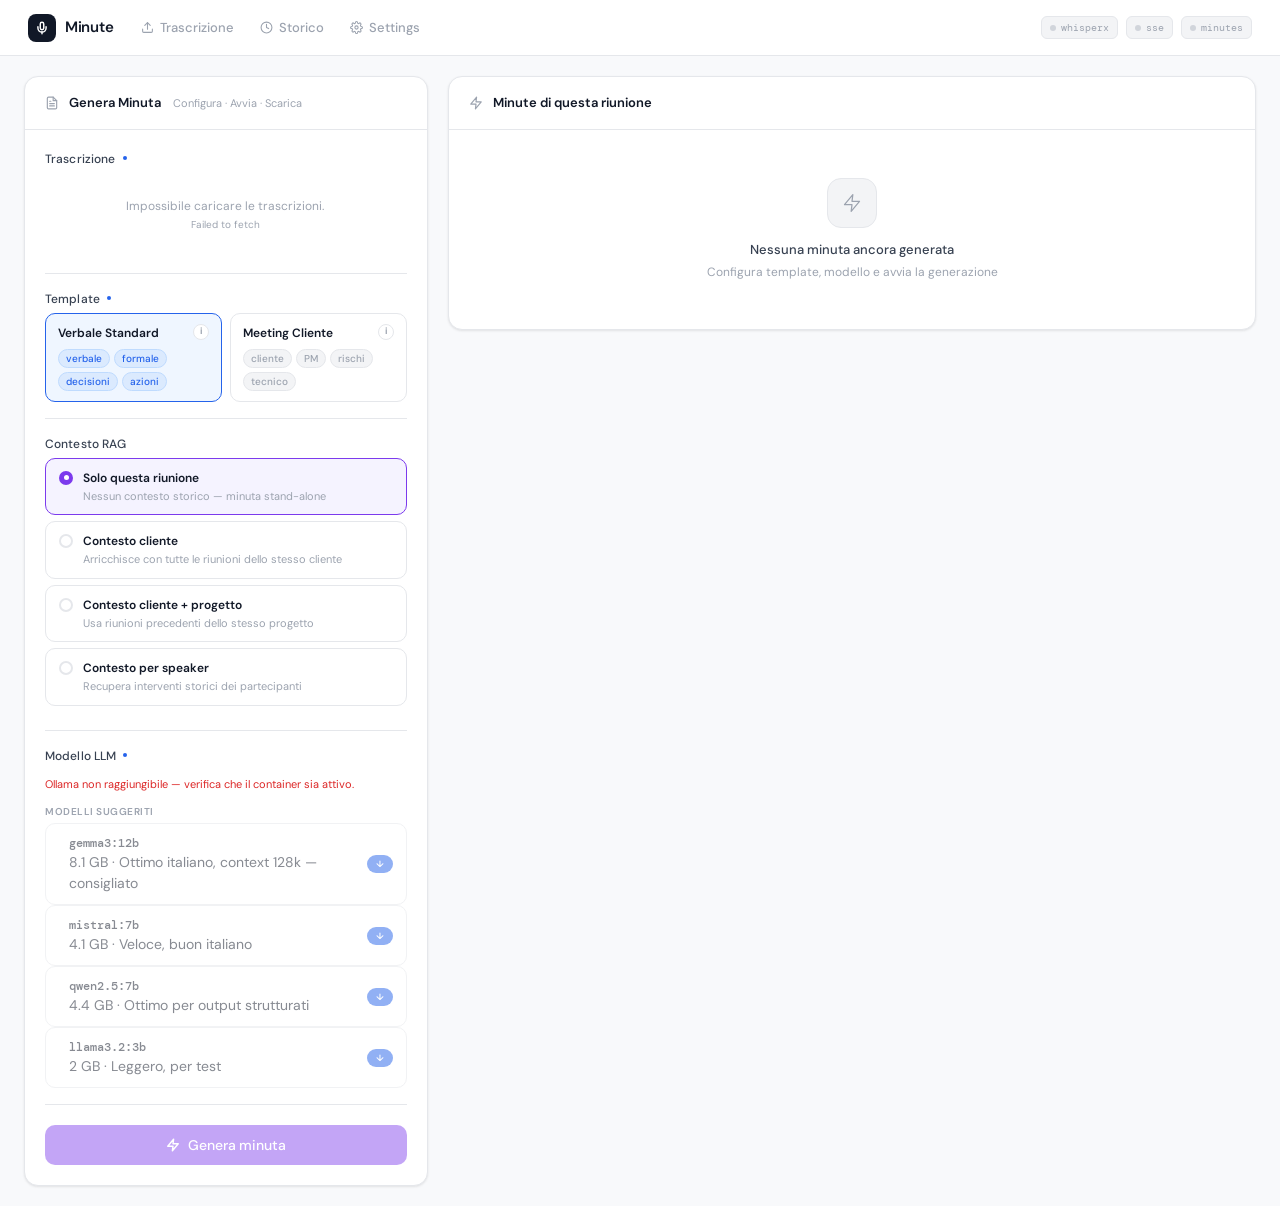
<file: webform/minutes.html>
<!doctype html>
<html lang="it">
<head>
  <meta charset="utf-8">
  <meta name="viewport" content="width=device-width,initial-scale=1">
  <title>Minute — Genera Minuta</title>
  <link rel="preconnect" href="https://fonts.googleapis.com">
  <link href="https://fonts.googleapis.com/css2?family=DM+Sans:wght@300;400;500;600&family=DM+Mono:wght@400;500&display=swap" rel="stylesheet">
  <link rel="stylesheet" href="style.css">
  <style>
    /* ── Main ── */
    main { display: grid; grid-template-columns: 1fr 2fr; gap: 20px; padding: 20px 24px; width: 100%; align-items: start; flex: 1; }

    /* ── Form ── */
    label { display: block; font-size: 12px; font-weight: 500; color: var(--text-secondary); margin-bottom: 5px; letter-spacing: 0.01em; }
    .req { display: inline-block; width: 4px; height: 4px; background: var(--accent); border-radius: 50%; margin-left: 4px; vertical-align: middle; transform: translateY(-1px); }
    input[type=text], select {
      width: 100%; padding: 8px 11px; background: var(--surface);
      border: 1px solid var(--border); border-radius: var(--radius-sm);
      font-family: 'DM Sans', sans-serif; font-size: 13px; color: var(--text-primary);
      transition: border-color 0.15s, box-shadow 0.15s; outline: none;
    }
    input:focus, select:focus { border-color: var(--accent); box-shadow: 0 0 0 3px rgba(37,99,235,.1); }
    .hint { font-size: 11px; color: var(--text-muted); margin-top: 4px; }
    .field-row { display: grid; grid-template-columns: 1fr 1fr; gap: 12px; }

    /* ── Job selector ── */
    .job-card { border: 1px solid var(--border); border-radius: var(--radius); padding: 12px 14px; cursor: pointer; transition: all 0.12s; display: flex; align-items: center; gap: 12px; }
    .job-card:hover { border-color: var(--accent); background: var(--accent-light); }
    .job-card.selected { border-color: var(--accent); background: var(--accent-light); box-shadow: 0 0 0 3px rgba(37,99,235,.1); }
    .job-card-info { flex: 1; min-width: 0; }
    .job-card-name { font-size: 12px; font-weight: 600; color: var(--text-primary); white-space: nowrap; overflow: hidden; text-overflow: ellipsis; }
    .job-card-meta { font-family: 'DM Mono', monospace; font-size: 10px; color: var(--text-muted); margin-top: 2px; }
    .job-list { display: flex; flex-direction: column; gap: 6px; max-height: 260px; overflow-y: auto; padding-right: 2px; }
    .job-list::-webkit-scrollbar { width: 4px; }
    .job-list::-webkit-scrollbar-track { background: transparent; }
    .job-list::-webkit-scrollbar-thumb { background: var(--border); border-radius: 2px; }
    .jobs-loading { text-align: center; padding: 24px; color: var(--text-muted); font-size: 12px; }
    .jobs-empty { text-align: center; padding: 24px; color: var(--text-muted); font-size: 12px; }

    /* ── Template cards ── */
    .template-grid { display: grid; grid-template-columns: 1fr 1fr; gap: 8px; }
    .tpl-card { border: 1.5px solid var(--border); border-radius: var(--radius); padding: 10px 12px; cursor: pointer; transition: all 0.12s; position: relative; }
    .tpl-card:hover { border-color: var(--accent); }
    .tpl-card.selected { border-color: var(--accent); background: var(--accent-light); }
    .tpl-card-header { display: flex; align-items: flex-start; justify-content: space-between; gap: 6px; }
    .tpl-card-name { font-size: 12px; font-weight: 600; color: var(--text-primary); }
    .tpl-card-desc { font-size: 10px; color: var(--text-muted); margin-top: 2px; line-height: 1.4; }
    .tpl-tags { display: flex; flex-wrap: wrap; gap: 4px; margin-top: 7px; }
    .tpl-tag { font-size: 10px; font-weight: 500; padding: 1px 7px; border-radius: 20px; background: var(--surface-2); border: 1px solid var(--border); color: var(--text-muted); }
    .tpl-card.selected .tpl-tag { background: #dbeafe; border-color: #bfdbfe; color: var(--accent); }
    .tpl-info-btn { flex-shrink: 0; width: 16px; height: 16px; border-radius: 50%; border: 1.5px solid var(--border); background: var(--surface); color: var(--text-muted); font-size: 9px; font-weight: 700; display: grid; place-items: center; cursor: default; position: relative; }
    .tpl-info-btn:hover .tpl-tooltip { display: block; }
    .tpl-tooltip { display: none; position: absolute; bottom: 22px; right: 0; width: 220px; background: var(--text-primary); color: white; font-size: 11px; line-height: 1.5; padding: 8px 10px; border-radius: var(--radius-sm); z-index: 100; font-weight: 400; pointer-events: none; }
    .tpl-tooltip::after { content:''; position:absolute; bottom:-4px; right:5px; width:8px; height:8px; background:var(--text-primary); transform:rotate(45deg); }

    /* ── Context level ── */
    .ctx-list { display: flex; flex-direction: column; gap: 6px; }
    .ctx-item { border: 1.5px solid var(--border); border-radius: var(--radius); padding: 10px 13px; cursor: pointer; transition: all 0.12s; display: flex; align-items: flex-start; gap: 10px; }
    .ctx-item:hover { border-color: var(--purple); }
    .ctx-item.selected { border-color: var(--purple); background: var(--purple-light); }
    .ctx-radio { width: 14px; height: 14px; border: 2px solid var(--border); border-radius: 50%; flex-shrink: 0; margin-top: 2px; transition: all 0.12s; display: grid; place-items: center; }
    .ctx-item.selected .ctx-radio { border-color: var(--purple); background: var(--purple); }
    .ctx-item.selected .ctx-radio::after { content:''; width: 5px; height: 5px; background: white; border-radius: 50%; }
    .ctx-label { font-size: 12px; font-weight: 600; color: var(--text-primary); }
    .ctx-desc  { font-size: 11px; color: var(--text-muted); margin-top: 1px; }

    /* ── Model selector ── */
    .model-list { display: flex; flex-direction: column; gap: 6px; }
    .model-item { border: 1.5px solid var(--border); border-radius: var(--radius); padding: 10px 13px; cursor: pointer; transition: all 0.12s; display: flex; align-items: center; gap: 10px; }
    .model-item:hover:not(.disabled) { border-color: var(--accent); }
    .model-item.selected { border-color: var(--accent); background: var(--accent-light); }
    .model-item.disabled { opacity: 0.5; cursor: not-allowed; }
    .model-name { font-family: 'DM Mono', monospace; font-size: 12px; font-weight: 500; color: var(--text-primary); }
    .model-size { font-size: 10px; color: var(--text-muted); margin-top: 1px; }
    .model-note { font-size: 10px; color: var(--text-muted); margin-top: 1px; font-style: italic; }
    .model-badge-installed { font-size: 9px; font-weight: 600; padding: 1px 6px; background: var(--success-light); color: var(--success); border-radius: 20px; margin-left: auto; flex-shrink: 0; }
    .model-badge-pull { font-size: 9px; font-weight: 600; padding: 3px 9px; background: var(--accent); color: white; border-radius: 20px; margin-left: auto; flex-shrink: 0; cursor: pointer; border: none; font-family: 'DM Sans', sans-serif; display: flex; align-items: center; gap: 5px; transition: all 0.15s; }
    .model-badge-pull:hover:not(:disabled) { background: #1d4ed8; transform: translateY(-1px); }
    .model-badge-pull:disabled { opacity: 0.6; cursor: not-allowed; transform: none; }
    .model-badge-pull .pull-spinner { width: 9px; height: 9px; border: 1.5px solid rgba(255,255,255,.4); border-top-color: white; border-radius: 50%; animation: spin 0.6s linear infinite; display: none; }
    .model-badge-pull .pull-label { display: none; }
    .model-badge-pull.pulling .pull-spinner { display: block; }
    .model-badge-pull.pulling .pull-label { display: inline; }
    .model-badge-pull.pulling .pull-icon { display: none; }
    .model-badge-done { font-size: 9px; font-weight: 600; padding: 3px 9px; background: var(--success-light); color: var(--success); border-radius: 20px; margin-left: auto; flex-shrink: 0; }
    .ollama-offline { background: var(--warning-light); border: 1px solid #fcd34d; border-radius: var(--radius); padding: 10px 13px; font-size: 12px; color: var(--warning); display: flex; align-items: center; gap: 8px; }

    /* ── Submit ── */
    .btn-submit { width: 100%; padding: 11px 20px; background: var(--purple); color: white; border: none; border-radius: var(--radius); font-family: 'DM Sans', sans-serif; font-size: 14px; font-weight: 500; cursor: pointer; transition: all 0.15s; display: flex; align-items: center; justify-content: center; gap: 8px; margin-top: 4px; }
    .btn-submit:hover { background: #6d28d9; transform: translateY(-1px); box-shadow: 0 4px 12px rgba(124,58,237,.25); }
    .btn-submit:disabled { opacity: 0.45; cursor: not-allowed; transform: none; box-shadow: none; }
    .btn-submit .spinner { display: none; width: 14px; height: 14px; border: 2px solid rgba(255,255,255,.3); border-top-color: white; border-radius: 50%; animation: spin 0.6s linear infinite; }
    .btn-submit.loading .spinner { display: block; }

    /* ── Right panel ── */
    .right-panel { display: flex; flex-direction: column; gap: 16px; }

    /* Status card */
    .status-card { background: var(--surface); border: 1px solid var(--border); border-radius: var(--radius-lg); overflow: hidden; box-shadow: var(--shadow-sm); }
    .status-empty { display: flex; flex-direction: column; align-items: center; justify-content: center; padding: 48px 20px; text-align: center; }
    .status-empty-icon { width: 50px; height: 50px; background: var(--surface-2); border: 1px solid var(--border); border-radius: 14px; display: grid; place-items: center; margin-bottom: 12px; }
    .status-empty-title { font-size: 13px; font-weight: 500; color: var(--text-secondary); margin-bottom: 4px; }
    .status-empty-sub { font-size: 12px; color: var(--text-muted); }

    /* Job info row */
    .job-info-row { padding: 16px 20px; border-bottom: 1px solid var(--border); display: flex; align-items: flex-start; gap: 12px; }
    .job-info-main { flex: 1; min-width: 0; }
    .job-info-title { font-size: 13px; font-weight: 600; color: var(--text-primary); line-height: 1.4; margin-bottom: 6px; }
    .job-info-tags { display: flex; flex-wrap: wrap; gap: 5px; }
    .tag { font-family: 'DM Mono', monospace; font-size: 10px; padding: 2px 7px; border-radius: 4px; border: 1px solid var(--border); color: var(--text-muted); background: var(--surface-2); }
    .tag.purple { border-color: #ddd6fe; color: var(--purple); background: var(--purple-light); }

    /* Progress */
    .progress-row { padding: 14px 20px; border-bottom: 1px solid var(--border); }
    .progress-header { display: flex; justify-content: space-between; align-items: center; margin-bottom: 8px; }
    .progress-label { font-size: 10px; font-weight: 600; color: var(--text-muted); text-transform: uppercase; letter-spacing: 0.07em; }
    .step-chip { font-family: 'DM Mono', monospace; font-size: 10px; color: var(--text-muted); background: var(--surface-2); border: 1px solid var(--border); padding: 2px 7px; border-radius: 4px; }
    .progress-track { height: 5px; background: var(--surface-2); border-radius: 99px; overflow: hidden; }
    .progress-fill { height: 100%; background: var(--purple); border-radius: 99px; transition: width 0.6s; }
    .progress-fill.indeterminate { width: 40%; animation: indeterminate 1.4s ease-in-out infinite; }
    @keyframes indeterminate { 0%{transform:translateX(-100%)} 100%{transform:translateX(350%)} }

    /* Pipeline steps */
    .pipeline-row { padding: 14px 20px; border-bottom: 1px solid var(--border); }
    .section-label { font-size: 10px; font-weight: 600; color: var(--text-muted); text-transform: uppercase; letter-spacing: 0.07em; margin-bottom: 10px; }
    .steps-list { display: flex; flex-direction: column; gap: 1px; }
    .step-item { display: flex; align-items: center; gap: 11px; padding: 6px 8px; border-radius: var(--radius-sm); }
    .step-item.done { }
    .step-item.active { background: var(--purple-light); }
    .step-item.pending { opacity: 0.35; }
    .step-icon { width: 18px; height: 18px; border-radius: 50%; display: grid; place-items: center; flex-shrink: 0; }
    .done-i   { background: var(--success-light); }
    .active-i { background: var(--purple-light); animation: pulse-icon 1.2s ease-in-out infinite; }
    .pending-i { background: var(--surface-2); }
    @keyframes pulse-icon { 0%,100%{box-shadow:0 0 0 0 rgba(124,58,237,.3)} 50%{box-shadow:0 0 0 4px rgba(124,58,237,.1)} }
    .step-name { font-size: 12px; font-weight: 500; color: var(--text-secondary); }
    .step-item.active .step-name { color: var(--purple); font-weight: 600; }

    /* Coda minute — banner in cima al pannello destro */
    .queue-banner { background: var(--surface); border: 1px solid var(--border); border-radius: var(--radius-lg); overflow: hidden; box-shadow: var(--shadow-sm); }
    .queue-banner-hdr { padding: 11px 16px; border-bottom: 1px solid var(--border); display: flex; align-items: center; gap: 8px; background: #faf5ff; }
    .queue-banner-title { font-size: 12px; font-weight: 600; color: var(--purple); flex: 1; }
    .queue-count-badge { font-size: 10px; font-weight: 700; background: var(--purple); color: white; padding: 1px 8px; border-radius: 20px; }
    .queue-item { display: flex; align-items: center; gap: 10px; padding: 9px 16px; border-bottom: 1px solid var(--border); }
    .queue-item:last-child { border-bottom: none; }
    .queue-item-info { flex: 1; min-width: 0; }
    .queue-item-name { font-size: 12px; font-weight: 500; white-space: nowrap; overflow: hidden; text-overflow: ellipsis; }
    .queue-item-sub  { font-size: 10px; color: var(--text-muted); margin-top: 2px; display: flex; gap: 6px; align-items: center; }
    .queue-item-tpl  { font-family: 'DM Mono', monospace; font-size: 10px; background: var(--surface-2); border: 1px solid var(--border); padding: 1px 6px; border-radius: 4px; }
    .q-spinner { width: 11px; height: 11px; border: 2px solid #ddd6fe; border-top-color: var(--purple); border-radius: 50%; animation: spin 0.7s linear infinite; flex-shrink: 0; }
    .q-dot-pending { width: 8px; height: 8px; border-radius: 50%; background: var(--warning); flex-shrink: 0; }

    /* Preview */
    .preview-row { padding: 16px 20px; }
    .preview-box { background: var(--surface-2); border: 1px solid var(--border); border-radius: var(--radius); padding: 14px 16px; font-family: 'DM Mono', monospace; font-size: 11px; line-height: 1.7; color: var(--text-secondary); max-height: 320px; overflow-y: auto; white-space: pre-wrap; word-break: break-word; }
    .preview-box::-webkit-scrollbar { width: 4px; }
    .preview-box::-webkit-scrollbar-thumb { background: var(--border); border-radius: 2px; }
    .preview-actions { display: flex; gap: 8px; margin-top: 10px; }
    .btn-sm { padding: 6px 14px; border: 1px solid var(--border); border-radius: var(--radius-sm); font-family: 'DM Sans', sans-serif; font-size: 12px; font-weight: 500; cursor: pointer; background: var(--surface); color: var(--text-primary); transition: all 0.12s; display: flex; align-items: center; gap: 6px; text-decoration: none; }
    .btn-sm:hover { border-color: var(--border-hover); background: var(--surface-2); }
    .btn-sm.primary { background: var(--purple); color: white; border-color: var(--purple); }
    .btn-sm.primary:hover { background: #6d28d9; }

    /* Error */
    .error-row { padding: 14px 20px; }
    .error-box { background: var(--error-light); border: 1px solid #fecaca; border-radius: var(--radius); padding: 14px 16px; }
    .error-title { font-size: 12px; font-weight: 600; color: var(--error); margin-bottom: 4px; }
    .error-msg { font-family: 'DM Mono', monospace; font-size: 11px; color: #b91c1c; line-height: 1.5; }

    /* Status badge */
    .status-badge { display: inline-flex; align-items: center; gap: 5px; padding: 3px 9px; border-radius: 20px; font-size: 11px; font-weight: 600; letter-spacing: 0.03em; text-transform: uppercase; }
    .status-badge .dot { width: 5px; height: 5px; }
    .status-badge.pending   { background: var(--warning-light); color: var(--warning); }
    .status-badge.pending .dot { background: var(--warning); }
    .status-badge.working   { background: var(--purple-light); color: var(--purple); }
    .status-badge.working .dot { background: var(--purple); animation: pulse-dot 1s ease-in-out infinite; }
    .status-badge.completed { background: var(--success-light); color: var(--success); }
    .status-badge.completed .dot { background: var(--success); }
    .status-badge.failed    { background: var(--error-light); color: var(--error); }
    .status-badge.failed .dot { background: var(--error); }
    @keyframes pulse-dot { 0%,100%{opacity:1} 50%{opacity:.4} }

    /* History panel */
    .hist-row { border-radius: var(--radius); border: 1px solid transparent; overflow: hidden; margin-bottom: 4px; transition: border-color 0.12s; }
    .hist-row.open { border-color: var(--border); }
    .hist-row-header { display: flex; align-items: center; gap: 10px; padding: 10px 12px; cursor: pointer; border-radius: var(--radius); transition: background 0.12s; }
    .hist-row-header:hover, .hist-row.open .hist-row-header { background: var(--surface-2); }
    .hist-row-name { font-size: 12px; font-weight: 500; flex: 1; white-space: nowrap; overflow: hidden; text-overflow: ellipsis; }
    .hist-chevron { color: var(--text-muted); transition: transform 0.2s; flex-shrink: 0; }
    .hist-row.open .hist-chevron { transform: rotate(90deg); }
    .hist-accordion { display: none; padding: 4px 12px 12px; }
    .hist-row.open .hist-accordion { display: block; }

    /* Divider */
    .divider { height: 1px; background: var(--border); margin: 0; }

    /* ── Riga minuta ── */
    .minute-row { border-bottom: 1px solid var(--border); }
    .minute-row:last-child { border-bottom: none; }
    .minute-row-header { display: flex; align-items: center; gap: 10px; padding: 12px 16px; cursor: pointer; transition: background 0.1s; }
    .minute-row-header:hover { background: var(--surface-2); }
    .minute-row-header.selected { background: var(--purple-light); }
    .minute-row-icon { width: 32px; height: 32px; border-radius: 9px; background: var(--purple-light); display: grid; place-items: center; flex-shrink: 0; }
    .minute-row-info { flex: 1; min-width: 0; }
    .minute-row-name { font-size: 12px; font-weight: 600; color: var(--text-primary); }
    .minute-row-triplet { font-size: 10px; color: var(--text-muted); margin-top: 3px; display: flex; gap: 6px; align-items: center; flex-wrap: wrap; }
    .triplet-chip { font-family: 'DM Mono', monospace; font-size: 10px; background: var(--surface-2); border: 1px solid var(--border); padding: 1px 6px; border-radius: 4px; color: var(--text-secondary); }
    .minute-row-actions { display: flex; gap: 5px; align-items: center; flex-shrink: 0; }
    /* Progress inline per job attivi */
    .minute-progress { padding: 0 16px 12px; }
    .minute-progress-track { height: 3px; background: var(--surface-2); border-radius: 99px; overflow: hidden; margin-top: 4px; }
    .minute-progress-fill { height: 100%; background: var(--purple); border-radius: 99px; transition: width 0.5s; }
    .minute-progress-fill.indeterminate { width: 35%; animation: indeterminate 1.4s ease-in-out infinite; }
    @keyframes indeterminate { 0%{transform:translateX(-100%)} 100%{transform:translateX(350%)} }
    .minute-step-label { font-size: 10px; color: var(--text-muted); font-family: 'DM Mono', monospace; }
    /* Error inline */
    .minute-error { margin: 0 16px 12px; padding: 8px 12px; background: var(--error-light); border: 1px solid #fecaca; border-radius: var(--radius-sm); font-size: 11px; color: var(--error); font-family: 'DM Mono', monospace; }

    /* ── MD Preview ── */
    .md-preview { padding: 20px 24px; overflow-y: auto; max-height: 70vh; line-height: 1.7; color: var(--text-primary); font-size: 13.5px; }
    .md-preview::-webkit-scrollbar { width: 4px; }
    .md-preview::-webkit-scrollbar-thumb { background: var(--border); border-radius: 2px; }
    .md-preview h1 { font-size: 18px; font-weight: 700; margin: 0 0 16px; border-bottom: 2px solid var(--border); padding-bottom: 10px; }
    .md-preview h2 { font-size: 14px; font-weight: 700; margin: 20px 0 8px; color: var(--text-primary); text-transform: uppercase; letter-spacing: 0.04em; }
    .md-preview h3 { font-size: 13px; font-weight: 600; margin: 14px 0 6px; }
    .md-preview p { margin: 0 0 10px; }
    .md-preview ul, .md-preview ol { margin: 0 0 10px 18px; }
    .md-preview li { margin-bottom: 3px; }
    .md-preview strong { font-weight: 600; }
    .md-preview em { font-style: italic; color: var(--text-secondary); }
    .md-preview hr { border: none; border-top: 1px solid var(--border); margin: 16px 0; }
    .md-preview table { width: 100%; border-collapse: collapse; margin: 12px 0; font-size: 12px; }
    .md-preview th { background: var(--surface-2); font-weight: 600; padding: 6px 10px; text-align: left; border: 1px solid var(--border); }
    .md-preview td { padding: 5px 10px; border: 1px solid var(--border); vertical-align: top; }
    .md-preview code { font-family: 'DM Mono', monospace; font-size: 11px; background: var(--surface-2); padding: 1px 5px; border-radius: 3px; }
    .md-preview blockquote { border-left: 3px solid var(--purple); margin: 8px 0; padding: 4px 12px; color: var(--text-secondary); font-style: italic; }

    @keyframes spin { to { transform: rotate(360deg); } }

    @media (max-width: 900px) {
      main { grid-template-columns: 1fr; padding: 14px; }
    }
  </style>
</head>
<body>
<div class="app-shell">

  <header>
    <a href="index.html" class="logo">
      <div class="logo-icon">
        <svg width="14" height="14" viewBox="0 0 24 24" fill="none" stroke="currentColor" stroke-width="2.5" stroke-linecap="round" stroke-linejoin="round">
          <path d="M12 2a3 3 0 0 0-3 3v7a3 3 0 0 0 6 0V5a3 3 0 0 0-3-3z"/>
          <path d="M19 10v2a7 7 0 0 1-14 0v-2"/>
          <line x1="12" y1="19" x2="12" y2="22"/>
        </svg>
      </div>
      Minute
    </a>
    <nav class="top-nav">
      <a href="index.html" class="nav-link">
        <svg width="13" height="13" viewBox="0 0 24 24" fill="none" stroke="currentColor" stroke-width="2" stroke-linecap="round" stroke-linejoin="round"><path d="M21 15v4a2 2 0 0 1-2 2H5a2 2 0 0 1-2-2v-4"/><polyline points="17 8 12 3 7 8"/><line x1="12" y1="3" x2="12" y2="15"/></svg>
        <span>Trascrizione</span>
      </a>
      <a href="history.html" class="nav-link">
        <svg width="13" height="13" viewBox="0 0 24 24" fill="none" stroke="currentColor" stroke-width="2" stroke-linecap="round" stroke-linejoin="round"><circle cx="12" cy="12" r="10"/><polyline points="12 6 12 12 16 14"/></svg>
        <span>Storico</span>
      </a>
      <a href="settings.html" class="nav-link">
        <svg width="13" height="13" viewBox="0 0 24 24" fill="none" stroke="currentColor" stroke-width="2" stroke-linecap="round" stroke-linejoin="round"><circle cx="12" cy="12" r="3"/><path d="M19.4 15a1.65 1.65 0 0 0 .33 1.82l.06.06a2 2 0 0 1-2.83 2.83l-.06-.06a1.65 1.65 0 0 0-1.82-.33 1.65 1.65 0 0 0-1 1.51V21a2 2 0 0 1-4 0v-.09A1.65 1.65 0 0 0 9 19.4a1.65 1.65 0 0 0-1.82.33l-.06.06a2 2 0 0 1-2.83-2.83l.06-.06A1.65 1.65 0 0 0 4.68 15a1.65 1.65 0 0 0-1.51-1H3a2 2 0 0 1 0-4h.09A1.65 1.65 0 0 0 4.6 9a1.65 1.65 0 0 0-.33-1.82l-.06-.06a2 2 0 0 1 2.83-2.83l.06.06A1.65 1.65 0 0 0 9 4.68a1.65 1.65 0 0 0 1-1.51V3a2 2 0 0 1 4 0v.09a1.65 1.65 0 0 0 1 1.51 1.65 1.65 0 0 0 1.82-.33l.06-.06a2 2 0 0 1 2.83 2.83l-.06.06A1.65 1.65 0 0 0 19.4 9a1.65 1.65 0 0 0 1.51 1H21a2 2 0 0 1 0 4h-.09a1.65 1.65 0 0 0-1.51 1z"/></svg>
        <span>Settings</span>
      </a>
    </nav>
    <div class="header-stack">
      <div class="stack-pill"><span class="dot" id="api-dot"></span>whisperx</div>
      <div class="stack-pill"><span class="dot" id="sse-dot"></span>sse</div>
      <div class="stack-pill"><span class="dot" id="minutes-dot"></span>minutes</div>
    </div>
  </header>

  <main>

    <!-- ── LEFT: Configurazione ── -->
    <div class="panel">
      <div class="panel-header">
        <svg width="14" height="14" viewBox="0 0 24 24" fill="none" stroke="var(--text-muted)" stroke-width="2" stroke-linecap="round" stroke-linejoin="round">
          <path d="M14 2H6a2 2 0 0 0-2 2v16a2 2 0 0 0 2 2h12a2 2 0 0 0 2-2V8z"/>
          <polyline points="14 2 14 8 20 8"/>
          <line x1="16" y1="13" x2="8" y2="13"/><line x1="16" y1="17" x2="8" y2="17"/><polyline points="10 9 9 9 8 9"/>
        </svg>
        <span class="panel-title">Genera Minuta</span>
        <span class="panel-subtitle">Configura · Avvia · Scarica</span>
      </div>
      <div class="panel-body">

        <!-- 1. Trascrizione -->
        <div id="job-selector-section">
          <!-- Modalità "input fisso": job_id passato via URL -->
          <div id="job-fixed" style="display:none">
            <label>Trascrizione</label>
            <div style="display:flex;align-items:center;gap:10px;padding:10px 13px;background:var(--accent-light);border:1px solid #bfdbfe;border-radius:var(--radius)">
              <svg width="14" height="14" viewBox="0 0 24 24" fill="none" stroke="var(--accent)" stroke-width="2" stroke-linecap="round" stroke-linejoin="round"><path d="M9 18V5l12-2v13"/><circle cx="6" cy="18" r="3"/><circle cx="18" cy="16" r="3"/></svg>
              <div style="flex:1;min-width:0">
                <div style="font-size:12px;font-weight:600;color:var(--accent)" id="fixed-job-name">—</div>
                <div style="font-family:'DM Mono',monospace;font-size:10px;color:var(--text-muted);margin-top:2px" id="fixed-job-meta">—</div>
              </div>
              <a href="index.html" style="font-size:11px;color:var(--text-muted);text-decoration:none;flex-shrink:0" title="Cambia trascrizione">Cambia</a>
            </div>
          </div>
          <!-- Modalità "lista libera" -->
          <div id="job-list-section">
            <label>Trascrizione <span class="req"></span></label>
            <div class="job-list" id="job-list">
              <div class="jobs-loading">Caricamento trascrizioni…</div>
            </div>
          </div>
          <input type="hidden" id="selected-job-id" />
          <input type="hidden" id="selected-job-lang" value="it" />
        </div>

        <div class="divider"></div>

        <!-- 2. Template -->
        <div>
          <label>Template <span class="req"></span></label>
          <div class="template-grid" id="template-grid"></div>
        </div>

        <div class="divider"></div>

        <!-- 3. Livello contesto -->
        <div>
          <label>Contesto RAG</label>
          <div class="ctx-list" id="ctx-list"></div>
          <div class="hint" id="ctx-hint" style="margin-top:8px"></div>
        </div>

        <div class="divider"></div>

        <!-- 4. Modello -->
        <div>
          <label>Modello LLM <span class="req"></span></label>
          <div id="model-list-container">
            <div class="jobs-loading">Caricamento modelli…</div>
          </div>
          <input type="hidden" id="selected-model" />
        </div>

        <div class="divider"></div>

        <!-- Submit -->
        <button class="btn-submit" id="submit-btn" type="button" disabled>
          <div class="spinner"></div>
          <svg width="14" height="14" viewBox="0 0 24 24" fill="none" stroke="currentColor" stroke-width="2.5" stroke-linecap="round" stroke-linejoin="round">
            <polygon points="13 2 3 14 12 14 11 22 21 10 12 10 13 2"/>
          </svg>
          <span>Genera minuta</span>
        </button>

      </div>
    </div>

    <!-- ── RIGHT: Minute della riunione ── -->
    <div class="right-panel">

      <!-- Card lista minute -->
      <div class="panel" id="minutes-card">
        <div class="panel-header">
          <svg width="14" height="14" viewBox="0 0 24 24" fill="none" stroke="var(--text-muted)" stroke-width="2" stroke-linecap="round" stroke-linejoin="round">
            <polygon points="13 2 3 14 12 14 11 22 21 10 12 10 13 2"/>
          </svg>
          <span class="panel-title">Minute di questa riunione</span>
          <span class="panel-subtitle" id="minutes-job-label" style="margin-left:auto"></span>
        </div>

        <!-- Empty state -->
        <div class="status-empty" id="minutes-empty">
          <div class="status-empty-icon">
            <svg width="20" height="20" viewBox="0 0 24 24" fill="none" stroke="var(--text-muted)" stroke-width="1.5" stroke-linecap="round" stroke-linejoin="round">
              <polygon points="13 2 3 14 12 14 11 22 21 10 12 10 13 2"/>
            </svg>
          </div>
          <div class="status-empty-title">Nessuna minuta ancora generata</div>
          <div class="status-empty-sub">Configura template, modello e avvia la generazione</div>
        </div>

        <!-- Lista minute (una riga per template) -->
        <div id="minutes-list" style="display:none"></div>
      </div>

      <!-- Card preview MD -->
      <div class="panel" id="preview-card" style="display:none">
        <div class="panel-header">
          <svg width="14" height="14" viewBox="0 0 24 24" fill="none" stroke="var(--text-muted)" stroke-width="2" stroke-linecap="round" stroke-linejoin="round">
            <path d="M1 12s4-8 11-8 11 8 11 8-4 8-11 8-11-8-11-8z"/><circle cx="12" cy="12" r="3"/>
          </svg>
          <span class="panel-title" id="preview-title">Anteprima</span>
          <div style="display:flex;gap:6px;margin-left:auto">
            <button class="btn-sm" id="preview-download-btn" type="button">
              <svg width="11" height="11" viewBox="0 0 24 24" fill="none" stroke="currentColor" stroke-width="2.5" stroke-linecap="round" stroke-linejoin="round"><path d="M21 15v4a2 2 0 0 1-2 2H5a2 2 0 0 1-2-2v-4"/><polyline points="7 10 12 15 17 10"/><line x1="12" y1="15" x2="12" y2="3"/></svg>
              .md
            </button>
            <button class="btn-sm" id="preview-copy-btn" type="button">
              <svg width="11" height="11" viewBox="0 0 24 24" fill="none" stroke="currentColor" stroke-width="2.5" stroke-linecap="round" stroke-linejoin="round"><rect x="9" y="9" width="13" height="13" rx="2"/><path d="M5 15H4a2 2 0 0 1-2-2V4a2 2 0 0 1 2-2h9a2 2 0 0 1 2 2v1"/></svg>
              Copia
            </button>
          </div>
        </div>
        <!-- Rendered markdown -->
        <div class="md-preview" id="md-preview"></div>
      </div>

    </div>
  </main>

</div>
<script>

  const MINUTES_API  = "http://localhost:9600";
  const WHISPERX_API = "http://localhost:9200";
  const SSE_BROKER   = "http://localhost:9400";

  function fixMinioUrl(url) {
    if (!url) return url;
    return url.replace(/^http:\/\/minio:9000/, 'http://localhost:9000');
  }

  const PIPELINE_STEPS = [
    { key: "ENQUEUED",        label: "In coda" },
    { key: "FETCHING",        label: "Caricamento trascrizione" },
    { key: "RAG_RETRIEVAL",   label: "Retrieval RAG" },
    { key: "BUILDING_PROMPT", label: "Costruzione prompt" },
    { key: "GENERATING",      label: "Generazione LLM" },
    { key: "UPLOADING",       label: "Salvataggio MinIO" },
    { key: "COMPLETED",       label: "Completato" },
  ];

  const CONTEXT_LEVELS = {
    standalone:       { label: "Solo questa riunione",        desc: "Nessun contesto storico — minuta stand-alone" },
    customer:         { label: "Contesto cliente",            desc: "Arricchisce con tutte le riunioni dello stesso cliente" },
    customer_project: { label: "Contesto cliente + progetto", desc: "Usa riunioni precedenti dello stesso progetto" },
    speakers:         { label: "Contesto per speaker",        desc: "Recupera interventi storici dei partecipanti" },
  };

  let TEMPLATES = {};

  const $ = id => document.getElementById(id);
  const fmt = iso => {
    try { return new Date(iso).toLocaleString('it-IT',{day:'2-digit',month:'2-digit',year:'numeric',hour:'2-digit',minute:'2-digit'}); }
    catch { return iso||'—'; }
  };

  // ── State ──────────────────────────────────────────────────────────────────
  let selectedJobId    = null;
  let selectedTemplate = "standard";
  let selectedContext  = "standalone";
  let selectedModel    = null;
  let minutesData      = [];     // tutti i job minutes per selectedJobId
  let jobAudioUrl      = "";     // URL audio originale del job (per stack)
  let activePolls      = {};     // { minutes_id: intervalId } per job attivi
  let selectedMinutesId = null;  // minuta selezionata (preview aperta)
  let previewMdRaw     = "";     // testo markdown in preview

  // ── Init ──────────────────────────────────────────────────────────────────

  window.addEventListener('load', async () => {
    const urlParams = new URLSearchParams(location.search);
    const urlJobId  = urlParams.get('job_id');
    if (urlJobId) {
      document.getElementById('nav-speakers')?.setAttribute('href', `speakers.html?job_id=${urlJobId}`);
    }

    await checkHealth();
    await loadTemplates();
    renderContextLevels();
    await loadModels();

    if (urlJobId) {
      await loadFixedJob(urlJobId);
    } else {
      await loadJobs();
    }
  });

  // ── Health ─────────────────────────────────────────────────────────────────

  async function checkHealth() {
    const checks = [
      ['api-dot',     `${WHISPERX_API}/health`],
      ['sse-dot',     `${SSE_BROKER}/health`],
      ['minutes-dot', `${MINUTES_API}/health`],
    ];
    for (const [id, url] of checks) {
      try {
        const r = await fetch(url, { signal: AbortSignal.timeout(3000) });
        const el = $(id);
        if (!el) continue;
        el.className = r.ok ? 'dot live' : 'dot';
      } catch {
        const el = $(id);
        if (el) el.className = 'dot';
      }
    }
  }

  // ── Job fisso da URL ───────────────────────────────────────────────────────

  async function loadFixedJob(jobId) {
    document.getElementById('job-fixed').style.display = 'block';
    document.getElementById('job-list-section').style.display = 'none';

    try {
      const r = await fetch(`${SSE_BROKER}/jobs`);
      if (r.ok) {
        const data = await r.json();
        const job  = (data.jobs || []).find(j => j.job_id === jobId);
        if (job) {
          document.getElementById('fixed-job-name').textContent = `${job.customer||'?'} — ${job.project||'?'}`;
          document.getElementById('fixed-job-meta').textContent = `${fmt(job.created_at)} · ${job.language||'?'}`;
          selectJob(jobId, job.language||'it', job.customer||'', job.project||'');
        } else {
          document.getElementById('fixed-job-name').textContent = jobId.slice(0,8)+'…';
          document.getElementById('fixed-job-meta').textContent = 'Trascrizione selezionata';
          selectJob(jobId, 'it', '', '');
        }
      }
    } catch { selectJob(jobId, 'it', '', ''); }
  }

  // ── Lista job (modalità libera) ────────────────────────────────────────────

  async function loadJobs() {
    document.getElementById('job-fixed').style.display = 'none';
    document.getElementById('job-list-section').style.display = 'block';
    try {
      const r = await fetch(`${SSE_BROKER}/jobs`);
      if (!r.ok) throw new Error('SSE broker non raggiungibile');
      const data = await r.json();
      const jobs = (data.jobs || []).filter(j => j.status === 'COMPLETED');
      renderJobList(jobs);
    } catch(e) {
      $('job-list').innerHTML = `<div class="jobs-empty">Impossibile caricare le trascrizioni.<br><span style="font-size:10px;color:var(--text-muted)">${e.message}</span></div>`;
    }
  }

  function renderJobList(jobs) {
    if (!jobs.length) {
      $('job-list').innerHTML = '<div class="jobs-empty">Nessuna trascrizione completata.<br>Avvia prima una trascrizione da <a href="index.html" style="color:var(--accent)">Trascrizioni</a>.</div>';
      return;
    }
    $('job-list').innerHTML = jobs.map(job => `
      <div class="job-card" data-job-id="${job.job_id}" onclick="selectJob('${job.job_id}','${job.language||'it'}','${(job.customer||'').replace(/'/g,"\\'")}','${(job.project||'').replace(/'/g,"\\'")}')">
        <div class="job-card-info">
          <div class="job-card-name">${job.customer||'?'} — ${job.project||'?'}</div>
          <div class="job-card-meta">${fmt(job.created_at)} · ${job.language||'?'}</div>
        </div>
        <div class="dot ${job.job_id === selectedJobId ? 'live' : ''}"></div>
      </div>
    `).join('');
  }

  function selectJob(jobId, lang, customer, project) {
    selectedJobId = jobId;
    $('selected-job-id').value = jobId;
    $('selected-job-lang').value = lang;
    document.querySelectorAll('.job-card').forEach(c => {
      c.classList.toggle('selected', c.dataset.jobId === jobId);
      const dot = c.querySelector('.dot');
      if (dot) dot.className = 'dot' + (c.dataset.jobId === jobId ? ' live' : '');
    });
    // Etichetta nel pannello destro
    if ($('minutes-job-label')) $('minutes-job-label').textContent = `${customer||'?'} — ${project||'?'}`;
    updateContextHint(customer, project);
    // Reset selezione minuta e preview quando cambio job
    selectedMinutesId = null;
    $('preview-card').style.display = 'none';
    $('md-preview').innerHTML = '';
    updateSubmitState();
    loadMinutesForJob(jobId);
  }

  // ── Templates ──────────────────────────────────────────────────────────────

  const FALLBACK_TEMPLATES = {
    standard: { name: 'Verbale Standard', tags: ['verbale', 'formale', 'decisioni', 'azioni'], description: 'Verbale formale con sezioni fisse: oggetto, punti discussi, decisioni, azioni, prossimi passi' },
    client_meeting: { name: 'Meeting Cliente', tags: ['cliente', 'PM', 'rischi', 'tecnico'], description: 'Formato PM senior per riunioni enterprise: tipo meeting, decisioni, rischi, note tecniche' },
  };

  async function loadTemplates() {
    try {
      const r = await fetch(`${MINUTES_API}/minutes/templates`, { signal: AbortSignal.timeout(4000) });
      if (r.ok) {
        const data = await r.json();
        const loaded = {};
        for (const [key, t] of Object.entries(data.templates || {})) {
          loaded[key] = { name: t.name, tags: Array.isArray(t.tags) ? t.tags : [], description: t.description || '' };
        }
        if (Object.keys(loaded).length > 0) {
          TEMPLATES = loaded;
        } else {
          TEMPLATES = { ...FALLBACK_TEMPLATES };
        }
      } else {
        TEMPLATES = { ...FALLBACK_TEMPLATES };
      }
    } catch(e) {
      console.warn('[Minute] loadTemplates failed, using fallback:', e.message);
      TEMPLATES = { ...FALLBACK_TEMPLATES };
    }
    if (!TEMPLATES[selectedTemplate]) selectedTemplate = Object.keys(TEMPLATES)[0];
    renderTemplates();
  }

  function renderTemplates() {
    $('template-grid').innerHTML = Object.entries(TEMPLATES).map(([key, t]) => {
      const chips = (t.tags || []).map(tag => `<span class="tpl-tag">${tag}</span>`).join('');
      const tooltip = t.description
        ? `<div class="tpl-info-btn">i<div class="tpl-tooltip">${t.description}</div></div>`
        : '';
      return `
        <div class="tpl-card ${key === selectedTemplate ? 'selected' : ''}" onclick="selectTemplate('${key}')">
          <div class="tpl-card-header">
            <div class="tpl-card-name">${t.name}</div>
            ${tooltip}
          </div>
          ${chips ? `<div class="tpl-tags">${chips}</div>` : ''}
        </div>`;
    }).join('');
  }

  function selectTemplate(key) {
    selectedTemplate = key;
    renderTemplates();
    updateSubmitState();
  }

  // ── Context levels ─────────────────────────────────────────────────────────

  function renderContextLevels() {
    $('ctx-list').innerHTML = Object.entries(CONTEXT_LEVELS).map(([key, c]) => `
      <div class="ctx-item ${key === selectedContext ? 'selected' : ''}" onclick="selectContext('${key}')">
        <div class="ctx-radio"></div>
        <div>
          <div class="ctx-label">${c.label}</div>
          <div class="ctx-desc">${c.desc}</div>
        </div>
      </div>
    `).join('');
  }

  function selectContext(key) {
    selectedContext = key;
    renderContextLevels();
    const jobId = $('selected-job-id').value;
    if (jobId) updateContextHint('', '');
  }

  function updateContextHint(customer, project) {
    const hints = {
      standalone:       '',
      customer:         customer ? `Cercherò riunioni precedenti di <strong>${customer}</strong>` : '',
      customer_project: (customer && project) ? `Cercherò riunioni di <strong>${customer} / ${project}</strong>` : '',
      speakers:         'Recupererò interventi storici dei partecipanti',
    };
    const el = $('ctx-hint');
    if (el) el.innerHTML = hints[selectedContext] || '';
  }

  // ── Modelli ────────────────────────────────────────────────────────────────

  async function loadModels() {
    try {
      const resp = await fetch(`${MINUTES_API}/minutes/models`);
      if (!resp.ok) throw new Error(`HTTP ${resp.status}`);
      const data = await resp.json();
      const available = data.available || [];
      const suggested = data.suggested || [];

      let html = '';

      if (available.length) {
        html += available.map(m => `
          <div class="model-item" onclick="selectModel('${m.name}')">
            <div class="model-dot installed"></div>
            <div class="model-info">
              <div class="model-name">${m.name}</div>
              <div class="model-meta">${m.size_gb} GB</div>
            </div>
          </div>`).join('');
        // Auto-seleziona primo disponibile
        if (!selectedModel) selectModel(available[0].name);
      }

      const notInstalled = suggested.filter(s => !s.installed);
      if (notInstalled.length) {
        html += `<div style="font-size:10px;font-weight:600;color:var(--text-muted);text-transform:uppercase;letter-spacing:.05em;padding:10px 0 4px">Da installare</div>`;
        html += notInstalled.map(m => `
          <div class="model-item disabled">
            <div class="model-dot"></div>
            <div class="model-info" style="flex:1">
              <div class="model-name">${m.name}</div>
              <div class="model-meta">${m.size_gb} GB · ${m.note}</div>
            </div>
            <button class="model-badge-pull" onclick="event.stopPropagation();pullModel('${m.name}',this)">
              <svg class="pull-spinner" width="10" height="10" viewBox="0 0 24 24" fill="none" stroke="currentColor" stroke-width="2.5"><circle cx="12" cy="12" r="10"/><path d="M12 6v6l4 2"/></svg>
              <span class="pull-icon">↓</span><span class="pull-label">Pull…</span>
            </button>
          </div>`).join('');
      }

      if (!html) html = '<div class="jobs-empty" style="font-size:12px">Nessun modello installato. Esegui <code>ollama pull &lt;nome&gt;</code></div>';
      $('model-list-container').innerHTML = html;
    } catch(e) {
      // Mostra i modelli suggeriti anche se Ollama non risponde, così si può fare pull
      const suggested = [
        { name: 'gemma3:12b',  size_gb: 8.1, note: 'Ottimo italiano, context 128k — consigliato' },
        { name: 'mistral:7b',  size_gb: 4.1, note: 'Veloce, buon italiano' },
        { name: 'qwen2.5:7b',  size_gb: 4.4, note: 'Ottimo per output strutturati' },
        { name: 'llama3.2:3b', size_gb: 2.0, note: 'Leggero, per test' },
      ];
      let html = `<div style="padding:6px 0 8px;font-size:11px;color:var(--error)">Ollama non raggiungibile — verifica che il container sia attivo.</div>`;
      html += `<div style="font-size:10px;font-weight:600;color:var(--text-muted);text-transform:uppercase;letter-spacing:.05em;padding:4px 0">Modelli suggeriti</div>`;
      html += suggested.map(m => `
        <div class="model-item disabled">
          <div class="model-dot"></div>
          <div class="model-info" style="flex:1">
            <div class="model-name">${m.name}</div>
            <div class="model-meta">${m.size_gb} GB · ${m.note}</div>
          </div>
          <button class="model-badge-pull" onclick="event.stopPropagation();pullModel('${m.name}',this)">
            <span class="pull-icon">↓</span><span class="pull-label">Pull…</span>
          </button>
        </div>`).join('');
      $('model-list-container').innerHTML = html;
    }
  }

  function selectModel(name) {
    selectedModel = name;
    $('selected-model').value = name;
    document.querySelectorAll('.model-item:not(.disabled)').forEach(el => {
      el.classList.toggle('selected', el.querySelector('.model-name')?.textContent === name);
    });
    updateSubmitState();
  }

  async function pullModel(name, btn) {
    btn.disabled = true;
    btn.classList.add('pulling');
    const fd = new FormData();
    fd.append('model', name);
    const resp = await fetch(`${MINUTES_API}/minutes/models/pull`, { method: 'POST', body: fd });
    if (resp.ok) {
      const check = setInterval(async () => {
        const r = await fetch(`${MINUTES_API}/minutes/models`);
        if (!r.ok) return;
        const data = await r.json();
        if ((data.available || []).some(m => m.name === name)) {
          clearInterval(check);
          await loadModels();
        }
      }, 5000);
    }
  }

  // ── Submit state ──────────────────────────────────────────────────────────

  function updateSubmitState() {
    const canSubmit = !!(selectedJobId && selectedModel && selectedTemplate);
    $('submit-btn').disabled = !canSubmit;
    // Etichetta tasto: "Rigenera" se esiste già una minuta per questo template
    const existing = minutesData.find(m => m.template === selectedTemplate && m.status === 'COMPLETED');
    const active   = minutesData.find(m => m.template === selectedTemplate && (m.status === 'PENDING' || m.status === 'WORKING'));
    const span = $('submit-btn').querySelector('span');
    if (active) {
      if (span) span.textContent = 'Già in generazione…';
      $('submit-btn').disabled = true;
    } else if (existing) {
      if (span) span.textContent = 'Gestisci minuta';
    } else {
      if (span) span.textContent = 'Genera minuta';
    }
  }

  // ── Submit / Genera / Rigenera ─────────────────────────────────────────────

  $('submit-btn').addEventListener('click', () => generateMinute());

  async function generateMinute() {
    if (!selectedJobId || !selectedModel) return;

    // Controlla se esiste già una minuta completata per questo template → DELETE prima
    const existing = minutesData.find(m => m.template === selectedTemplate && m.status === 'COMPLETED');
    if (existing) {
      const ok = confirm(`Esiste già una minuta "${(TEMPLATES[selectedTemplate]||{}).name||selectedTemplate}". Rigenerare con le impostazioni correnti?`);
      if (!ok) return;
      try {
        await fetch(`${MINUTES_API}/minutes/jobs/${existing.minutes_id}`, { method: 'DELETE' });
      } catch(e) { console.warn('DELETE failed:', e); }
    }

    setLoading(true);
    const participants = await fetchParticipants(selectedJobId);
    const fd = new FormData();
    fd.append('job_id',        selectedJobId);
    fd.append('template',      selectedTemplate);
    fd.append('context_level', selectedContext);
    fd.append('model',         selectedModel);
    fd.append('participants',  participants);

    try {
      const resp = await fetch(`${MINUTES_API}/minutes/jobs`, { method: 'POST', body: fd });
      if (resp.status === 409) {
        // Guard server: già in lavorazione
        alert("C'è già una generazione in corso per questo template.");
        setLoading(false);
        return;
      }
      if (!resp.ok) {
        const err = await resp.json().catch(() => ({}));
        throw new Error(err.detail || `HTTP ${resp.status}`);
      }
      const data = await resp.json();
      // Aggiorna lista locale e avvia polling
      await loadMinutesForJob(selectedJobId);
      startPolling(data.minutes_id);
    } catch(err) {
      alert(`Errore: ${err.message}`);
    } finally {
      setLoading(false);
    }
  }

  function setLoading(on) {
    $('submit-btn').classList.toggle('loading', on);
  }

  async function fetchParticipants(jobId) {
    try {
      const r = await fetch(`${WHISPERX_API}/jobs/${jobId}/speakers`);
      if (!r.ok) return '[]';
      const data = await r.json();
      return JSON.stringify((data.speakers || []).map(s => ({
        speaker: s.speaker_id, name: s.name || s.speaker_id, role: s.company || ''
      })));
    } catch { return '[]'; }
  }

  // ── Carica minute per il job corrente ─────────────────────────────────────
  // Ogni job ha N minute (una per template). Questa è la fonte di verità del pannello destro.

  async function loadMinutesForJob(jobId) {
    if (!jobId) return;
    jobAudioUrl = "";
    try {
      const [minutesResp, jobResp] = await Promise.all([
        fetch(`${MINUTES_API}/minutes/jobs?job_id=${jobId}&limit=20`),
        fetch(`${WHISPERX_API}/jobs/${jobId}`),
      ]);
      if (minutesResp.ok) {
        const data = await minutesResp.json();
        minutesData = data.jobs || [];
      } else minutesData = [];
      if (jobResp.ok) {
        const jobData = await jobResp.json();
        const raw = jobData.audio_url || "";
        if (raw.trim()) jobAudioUrl = fixMinioUrl(raw);
      }
    } catch { minutesData = []; }
    renderMinutesList();
    updateSubmitState();
    for (const m of minutesData) {
      if ((m.status === 'PENDING' || m.status === 'WORKING') && !activePolls[m.minutes_id]) {
        startPolling(m.minutes_id);
      }
    }
  }

  // ── Render lista minute ───────────────────────────────────────────────────

  function renderMinutesList() {
    const el  = $('minutes-list');
    const emp = $('minutes-empty');
    if (!minutesData.length && !jobAudioUrl) {
      el.style.display  = 'none';
      emp.style.display = 'flex';
      return;
    }
    emp.style.display = 'none';
    el.style.display  = 'block';

    let audioRowHtml = '';
    if (jobAudioUrl) {
      const esc = jobAudioUrl.replace(/"/g, '&quot;');
      audioRowHtml = `<div class="minute-row" id="mrow-audio">
        <div class="minute-row-header" style="cursor:default">
          <div class="minute-row-icon" style="background:var(--surface-2);color:var(--text-muted)">
            <svg width="14" height="14" viewBox="0 0 24 24" fill="none" stroke="currentColor" stroke-width="2" stroke-linecap="round" stroke-linejoin="round"><path d="M9 18V5l12-2v13"/><circle cx="6" cy="18" r="3"/><circle cx="18" cy="16" r="3"/></svg>
          </div>
          <div class="minute-row-info">
            <div class="minute-row-name">Audio originale</div>
            <div class="minute-row-triplet"><span class="triplet-chip">registrazione</span></div>
          </div>
          <div class="minute-row-actions">
            <a class="btn-sm" href="${esc}" download="audio" target="_blank" rel="noopener" onclick="event.stopPropagation()">
              <svg width="11" height="11" viewBox="0 0 24 24" fill="none" stroke="currentColor" stroke-width="2.5" stroke-linecap="round" stroke-linejoin="round"><path d="M21 15v4a2 2 0 0 1-2 2H5a2 2 0 0 1-2-2v-4"/><polyline points="7 10 12 15 17 10"/><line x1="12" y1="15" x2="12" y2="3"/></svg>
              Download
            </a>
          </div>
        </div>
      </div>`;
    }

    el.innerHTML = audioRowHtml + minutesData.map(m => {
      const tpl     = TEMPLATES[m.template] || { name: m.template || '—' };
      const ctxLbl  = (CONTEXT_LEVELS[m.context_level] || { label: m.context_level || '—' }).label;
      const isActive = m.status === 'PENDING' || m.status === 'WORKING';
      const isSelected = m.minutes_id === selectedMinutesId;
      const isCompleted = m.status === 'COMPLETED';
      const isFailed    = m.status === 'FAILED';

      // Tripletta: template · modello · contesto
      const triplet = `
        <span class="triplet-chip">${tpl.name}</span>
        <span class="triplet-chip">${m.model || '—'}</span>
        <span class="triplet-chip">${ctxLbl}</span>
        <span style="margin-left:2px">${badgeHtml(m.status)}</span>`;

      // Azioni
      let actions = '';
      if (isCompleted) {
        actions = `
          <button class="btn-sm" title="Anteprima" onclick="event.stopPropagation();openPreview('${m.minutes_id}')">
            <svg width="11" height="11" viewBox="0 0 24 24" fill="none" stroke="currentColor" stroke-width="2" stroke-linecap="round" stroke-linejoin="round"><path d="M1 12s4-8 11-8 11 8 11 8-4 8-11 8-11-8-11-8z"/><circle cx="12" cy="12" r="3"/></svg>
          </button>
          <button class="btn-sm" title="Scarica .md" onclick="event.stopPropagation();downloadMinute('${m.minutes_id}')">
            <svg width="11" height="11" viewBox="0 0 24 24" fill="none" stroke="currentColor" stroke-width="2.5" stroke-linecap="round" stroke-linejoin="round"><path d="M21 15v4a2 2 0 0 1-2 2H5a2 2 0 0 1-2-2v-4"/><polyline points="7 10 12 15 17 10"/><line x1="12" y1="15" x2="12" y2="3"/></svg>
          </button>
          <button class="btn-sm" title="Elimina minuta" onclick="event.stopPropagation();deleteMinute('${m.minutes_id}')">
            <svg width="11" height="11" viewBox="0 0 24 24" fill="none" stroke="currentColor" stroke-width="2.5" stroke-linecap="round" stroke-linejoin="round"><polyline points="3 6 5 6 21 6"/><path d="M19 6l-1 14H6L5 6"/><path d="M10 11v6"/><path d="M14 11v6"/><path d="M9 6V4h6v2"/></svg>
          </button>`;
      }
      if (isFailed) {
        actions = `
          <button class="btn-sm" title="Riprova" onclick="event.stopPropagation();retryMinute('${m.minutes_id}')">
            <svg width="11" height="11" viewBox="0 0 24 24" fill="none" stroke="currentColor" stroke-width="2.5" stroke-linecap="round" stroke-linejoin="round"><polyline points="23 4 23 10 17 10"/><path d="M20.49 15a9 9 0 1 1-2.12-9.36L23 10"/></svg>
          </button>`;
      }

      // Barra progresso + pipeline steps per job attivi
      let progressHtml = '';
      if (isActive) {
        const pct  = calcPercent(m.step, m.status);
        const fill = pct !== null
          ? `<div class="minute-progress-fill" style="width:${pct}%"></div>`
          : `<div class="minute-progress-fill indeterminate"></div>`;
        const stepTxt = formatStepLabel(m.step, m.status);
        progressHtml = `<div class="minute-progress">
          <span class="minute-step-label">${stepTxt}</span>
          <div class="minute-progress-track">${fill}</div>
          <div class="steps-list" style="margin-top:10px">${pipelineHtml(m.step, m.status)}</div>
        </div>`;
      }

      // Errore inline
      let errorHtml = '';
      if (isFailed) {
        errorHtml = `<div class="minute-error">${m.error || 'Errore sconosciuto'}</div>`;
      }

      const rowClick = isCompleted ? `onclick="selectMinuteRow('${m.minutes_id}')"` : '';

      return `<div class="minute-row" id="mrow-${m.minutes_id}">
        <div class="minute-row-header ${isSelected ? 'selected' : ''}" ${rowClick} style="${isCompleted ? 'cursor:pointer' : ''}">
          <div class="minute-row-icon">
            <svg width="14" height="14" viewBox="0 0 24 24" fill="none" stroke="var(--purple)" stroke-width="2" stroke-linecap="round" stroke-linejoin="round">
              <polygon points="13 2 3 14 12 14 11 22 21 10 12 10 13 2"/>
            </svg>
          </div>
          <div class="minute-row-info">
            <div class="minute-row-name">${tpl.name}</div>
            <div class="minute-row-triplet">${triplet}</div>
          </div>
          <div class="minute-row-actions">${actions}</div>
        </div>
        ${progressHtml}
        ${errorHtml}
      </div>`;
    }).join('');
  }

  // ── Selezione riga minuta → aggiorna pannello sx + apre preview ───────────

  function selectMinuteRow(minutesId) {
    const m = minutesData.find(x => x.minutes_id === minutesId);
    if (!m) return;

    selectedMinutesId = minutesId;

    // Sincronizza pannello sinistro con le impostazioni della minuta selezionata
    if (TEMPLATES[m.template]) {
      selectedTemplate = m.template;
      renderTemplates();
    }
    if (CONTEXT_LEVELS[m.context_level]) {
      selectedContext = m.context_level;
      renderContextLevels();
    }
    if (m.model) {
      selectModel(m.model);
    }

    renderMinutesList(); // aggiorna highlight riga
    updateSubmitState();
    openPreview(minutesId);
  }

  // ── Preview MD ────────────────────────────────────────────────────────────

  async function openPreview(minutesId) {
    selectedMinutesId = minutesId;
    const m = minutesData.find(x => x.minutes_id === minutesId);
    if (!m || !m.output_url) return;

    const url = fixMinioUrl(m.output_url);
    const tpl = TEMPLATES[m.template] || { name: m.template };
    if ($('preview-title')) $('preview-title').textContent = tpl.name;

    $('preview-card').style.display = 'block';
    $('md-preview').innerHTML = '<div style="padding:20px;color:var(--text-muted);font-size:12px">Caricamento…</div>';
    previewMdRaw = '';

    try {
      const r = await fetch(url);
      const text = await r.text();
      previewMdRaw = text;
      $('md-preview').innerHTML = renderMarkdown(text);
    } catch(e) {
      $('md-preview').innerHTML = `<div style="padding:20px;color:var(--error);font-size:12px">Impossibile caricare: ${e.message}</div>`;
    }

    // Tasto download per la minuta selezionata
    $('preview-download-btn').onclick = () => downloadMinute(minutesId);
    // Tasto copia
    $('preview-copy-btn').onclick = async () => {
      try { await navigator.clipboard.writeText(previewMdRaw); $('preview-copy-btn').querySelector('svg + *') } catch {}
      const btn = $('preview-copy-btn');
      const orig = btn.innerHTML;
      btn.innerHTML = '<svg width="11" height="11" viewBox="0 0 24 24" fill="none" stroke="currentColor" stroke-width="2.5" stroke-linecap="round" stroke-linejoin="round"><polyline points="20 6 9 17 4 12"/></svg> Copiato';
      setTimeout(() => { btn.innerHTML = orig; }, 1500);
    };
  }

  // ── Markdown renderer (leggero, no dipendenze) ────────────────────────────

  function renderMarkdown(md) {
    // Escape HTML
    const esc = s => s.replace(/&/g,'&amp;').replace(/</g,'&lt;').replace(/>/g,'&gt;');

    // Tabelle GFM
    function parseTable(block) {
      const lines = block.trim().split('\n');
      if (lines.length < 2) return null;
      const sep = lines[1];
      if (!/^\|[-| :]+\|?\s*$/.test(sep)) return null;
      const cells = row => row.replace(/^\||\|$/g,'').split('|').map(c => c.trim());
      const head = cells(lines[0]);
      const body = lines.slice(2).map(cells);
      const th = head.map(c => `<th>${inlineStyle(esc(c))}</th>`).join('');
      const tr = body.map(r => '<tr>' + r.map(c => `<td>${inlineStyle(esc(c))}</td>`).join('') + '</tr>').join('');
      return `<table><thead><tr>${th}</tr></thead><tbody>${tr}</tbody></table>`;
    }

    function inlineStyle(s) {
      return s
        .replace(/\*\*(.+?)\*\*/g, '<strong>$1</strong>')
        .replace(/\*(.+?)\*/g, '<em>$1</em>')
        .replace(/`(.+?)`/g, '<code>$1</code>');
    }

    const lines = md.split('\n');
    let html = '';
    let i = 0;
    while (i < lines.length) {
      const line = lines[i];

      // Heading
      const hm = line.match(/^(#{1,4})\s+(.+)/);
      if (hm) { html += `<h${hm[1].length}>${inlineStyle(esc(hm[2]))}</h${hm[1].length}>`; i++; continue; }

      // HR
      if (/^(-{3,}|_{3,}|\*{3,})\s*$/.test(line)) { html += '<hr>'; i++; continue; }

      // Tabella
      if (line.startsWith('|')) {
        let tableBlock = '';
        while (i < lines.length && lines[i].startsWith('|')) { tableBlock += lines[i] + '\n'; i++; }
        const tbl = parseTable(tableBlock);
        html += tbl || `<p>${inlineStyle(esc(tableBlock.trim()))}</p>`;
        continue;
      }

      // Lista
      if (/^[-*+]\s/.test(line)) {
        html += '<ul>';
        while (i < lines.length && /^[-*+]\s/.test(lines[i])) {
          html += `<li>${inlineStyle(esc(lines[i].replace(/^[-*+]\s/,'')))}</li>`;
          i++;
        }
        html += '</ul>';
        continue;
      }

      // Lista numerata
      if (/^\d+\.\s/.test(line)) {
        html += '<ol>';
        while (i < lines.length && /^\d+\.\s/.test(lines[i])) {
          html += `<li>${inlineStyle(esc(lines[i].replace(/^\d+\.\s/,'')))}</li>`;
          i++;
        }
        html += '</ol>';
        continue;
      }

      // Blockquote
      if (line.startsWith('> ')) { html += `<blockquote>${inlineStyle(esc(line.slice(2)))}</blockquote>`; i++; continue; }

      // Riga vuota
      if (!line.trim()) { i++; continue; }

      // Paragrafo
      html += `<p>${inlineStyle(esc(line))}</p>`;
      i++;
    }
    return html;
  }

  // ── Download ───────────────────────────────────────────────────────────────

  async function downloadMinute(minutesId) {
    const m = minutesData.find(x => x.minutes_id === minutesId);
    if (!m || !m.output_url) return;
    const url = fixMinioUrl(m.output_url);
    // Nome file più descrittivo per distinguere le versioni
    const tpl     = TEMPLATES[m.template] || { name: m.template || 'minuta' };
    const safe = (s) => (s || '').toString().toLowerCase().replace(/[^a-z0-9]+/g,'-').replace(/^-+|-+$/g,'');
    const baseName = [
      safe(m.customer),
      safe(m.project),
      safe(tpl.name),
      (m.minutes_id || '').slice(0,8)
    ].filter(Boolean).join('_') || 'minuta';
    const filename = `${baseName}.md`;
    try {
      const resp = await fetch(url);
      const blob = await resp.blob();
      const a = document.createElement('a');
      a.href = URL.createObjectURL(blob);
      a.download = decodeURIComponent(filename);
      a.click();
      URL.revokeObjectURL(a.href);
    } catch(e) { alert('Download fallito: ' + e.message); }
  }

  // ── Retry ─────────────────────────────────────────────────────────────────

  async function retryMinute(minutesId) {
    try {
      await fetch(`${MINUTES_API}/minutes/jobs/${minutesId}/retry`, { method: 'POST' });
      startPolling(minutesId);
    } catch(e) { alert('Retry fallito: ' + e.message); }
  }

  // ── Delete minuta ───────────────────────────────────────────────────────────

  async function deleteMinute(minutesId) {
    if (!confirm('Eliminare questa minuta?')) return;
    try {
      const resp = await fetch(`${MINUTES_API}/minutes/jobs/${minutesId}`, { method: 'DELETE' });
      if (!resp.ok) {
        const data = await resp.json().catch(() => ({}));
        throw new Error(data.detail || data.error || `HTTP ${resp.status}`);
      }
      // Se sto guardando proprio questa minuta, chiudo il viewer
      if (selectedMinutesId === minutesId) {
        selectedMinutesId = null;
        $('preview-card').style.display = 'none';
        $('md-preview').innerHTML = '';
      }
      await loadMinutesForJob(selectedJobId);
    } catch(e) {
      alert('Eliminazione fallita: ' + e.message);
    }
  }

  // ── Polling job attivi ────────────────────────────────────────────────────

  function startPolling(minutesId) {
    if (activePolls[minutesId]) return;
    activePolls[minutesId] = setInterval(async () => {
      try {
        const r = await fetch(`${MINUTES_API}/minutes/jobs/${minutesId}`);
        if (!r.ok) return;
        const data = await r.json();
        // Aggiorna minutesData
        const idx = minutesData.findIndex(m => m.minutes_id === minutesId);
        if (idx >= 0) {
          minutesData[idx] = { ...minutesData[idx], ...data };
        } else {
          minutesData.unshift(data);
        }
        renderMinutesList();
        updateSubmitState();
        // Se completato: ferma polling, aggiorna preview se è quella aperta
        if (data.status === 'COMPLETED' || data.status === 'FAILED') {
          clearInterval(activePolls[minutesId]);
          delete activePolls[minutesId];
          if (data.status === 'COMPLETED' && minutesId === selectedMinutesId) {
            openPreview(minutesId);
          }
        }
      } catch {}
    }, 3000);
  }

  // ── Helpers ───────────────────────────────────────────────────────────────

  function pipelineHtml(step, status) {
    const activeIdx = PIPELINE_STEPS.findIndex(s => (step||'').toUpperCase().startsWith(s.key));
    return PIPELINE_STEPS.map((s, i) => {
      let state = 'pending';
      if (status === 'COMPLETED')  state = 'done';
      else if (i < activeIdx)      state = 'done';
      else if (i === activeIdx)    state = 'active';
      const icon = state === 'done'
        ? `<svg width="10" height="10" viewBox="0 0 24 24" fill="none" stroke="var(--success)" stroke-width="3" stroke-linecap="round" stroke-linejoin="round"><polyline points="20 6 9 17 4 12"/></svg>`
        : state === 'active'
          ? `<svg width="10" height="10" viewBox="0 0 24 24" fill="none" stroke="var(--purple)" stroke-width="2.5"><circle cx="12" cy="12" r="4" fill="var(--purple)"/></svg>`
          : `<svg width="10" height="10" viewBox="0 0 24 24" fill="none" stroke="var(--border-hover)" stroke-width="2"><circle cx="12" cy="12" r="4"/></svg>`;
      const ic = state === 'done' ? 'done-i' : state === 'active' ? 'active-i' : 'pending-i';
      return `<div class="step-item ${state}"><div class="step-icon ${ic}">${icon}</div><span class="step-name">${s.label}</span></div>`;
    }).join('');
  }

  // Percentuale: fissi per step brevi; GENERATING usa token count (worker invia GENERATING_<N>tok, max 4096).
  const GENERATING_MAX_TOK = 4096;  // allineato a num_predict del worker
  const STEP_PCT = {
    ENQUEUED:        2,
    FETCHING:       10,
    RAG_RETRIEVAL:  null,
    BUILDING_PROMPT: 40,
    GENERATING:     null,   // calcolato da GENERATING_<N>tok
    UPLOADING:       92,
    COMPLETED:      100,
  };

  function calcPercent(step, status) {
    if (status === 'COMPLETED') return 100;
    if (status === 'FAILED')    return null;
    const s = (step || '').toUpperCase();
    // Fase LLM: step = "GENERATING_450tok" → % = min(100, 450/4096*100)
    const genMatch = s.match(/^GENERATING_(\d+)TOK$/);
    if (genMatch) {
      const tok = parseInt(genMatch[1], 10);
      return Math.min(100, Math.round((tok / GENERATING_MAX_TOK) * 100));
    }
    const m = (step||'').match(/(\d+)pct/i); if (m) return parseInt(m[1]);
    const key = Object.keys(STEP_PCT).find(k => s.startsWith(k));
    if (key !== undefined) return STEP_PCT[key];
    return null;
  }

  function formatStepLabel(step, status) {
    const s = (step || '').trim();
    const genMatch = s.match(/^GENERATING_(\d+)tok$/i);
    if (genMatch) {
      const tok = genMatch[1];
      const pct = calcPercent(step, status);
      return `Generazione LLM · ${tok} tok${pct != null ? ` (${pct}%)` : ''}`;
    }
    return s.replace(/_/g, ' ').toLowerCase();
  }

  function badgeHtml(status) {
    const map = {
      PENDING:   ['pending',   'In attesa'],
      ENQUEUED:  ['pending',   'In coda'],
      WORKING:   ['working',   'In generazione'],
      COMPLETED: ['completed', 'Completato'],
      FAILED:    ['failed',    'Fallito'],
    };
    const [cls, lbl] = map[status] || ['pending', status];
    return `<span class="status-badge ${cls}"><span class="dot"></span>${lbl}</span>`;
  }

</script>
</body>
</html>
</file>
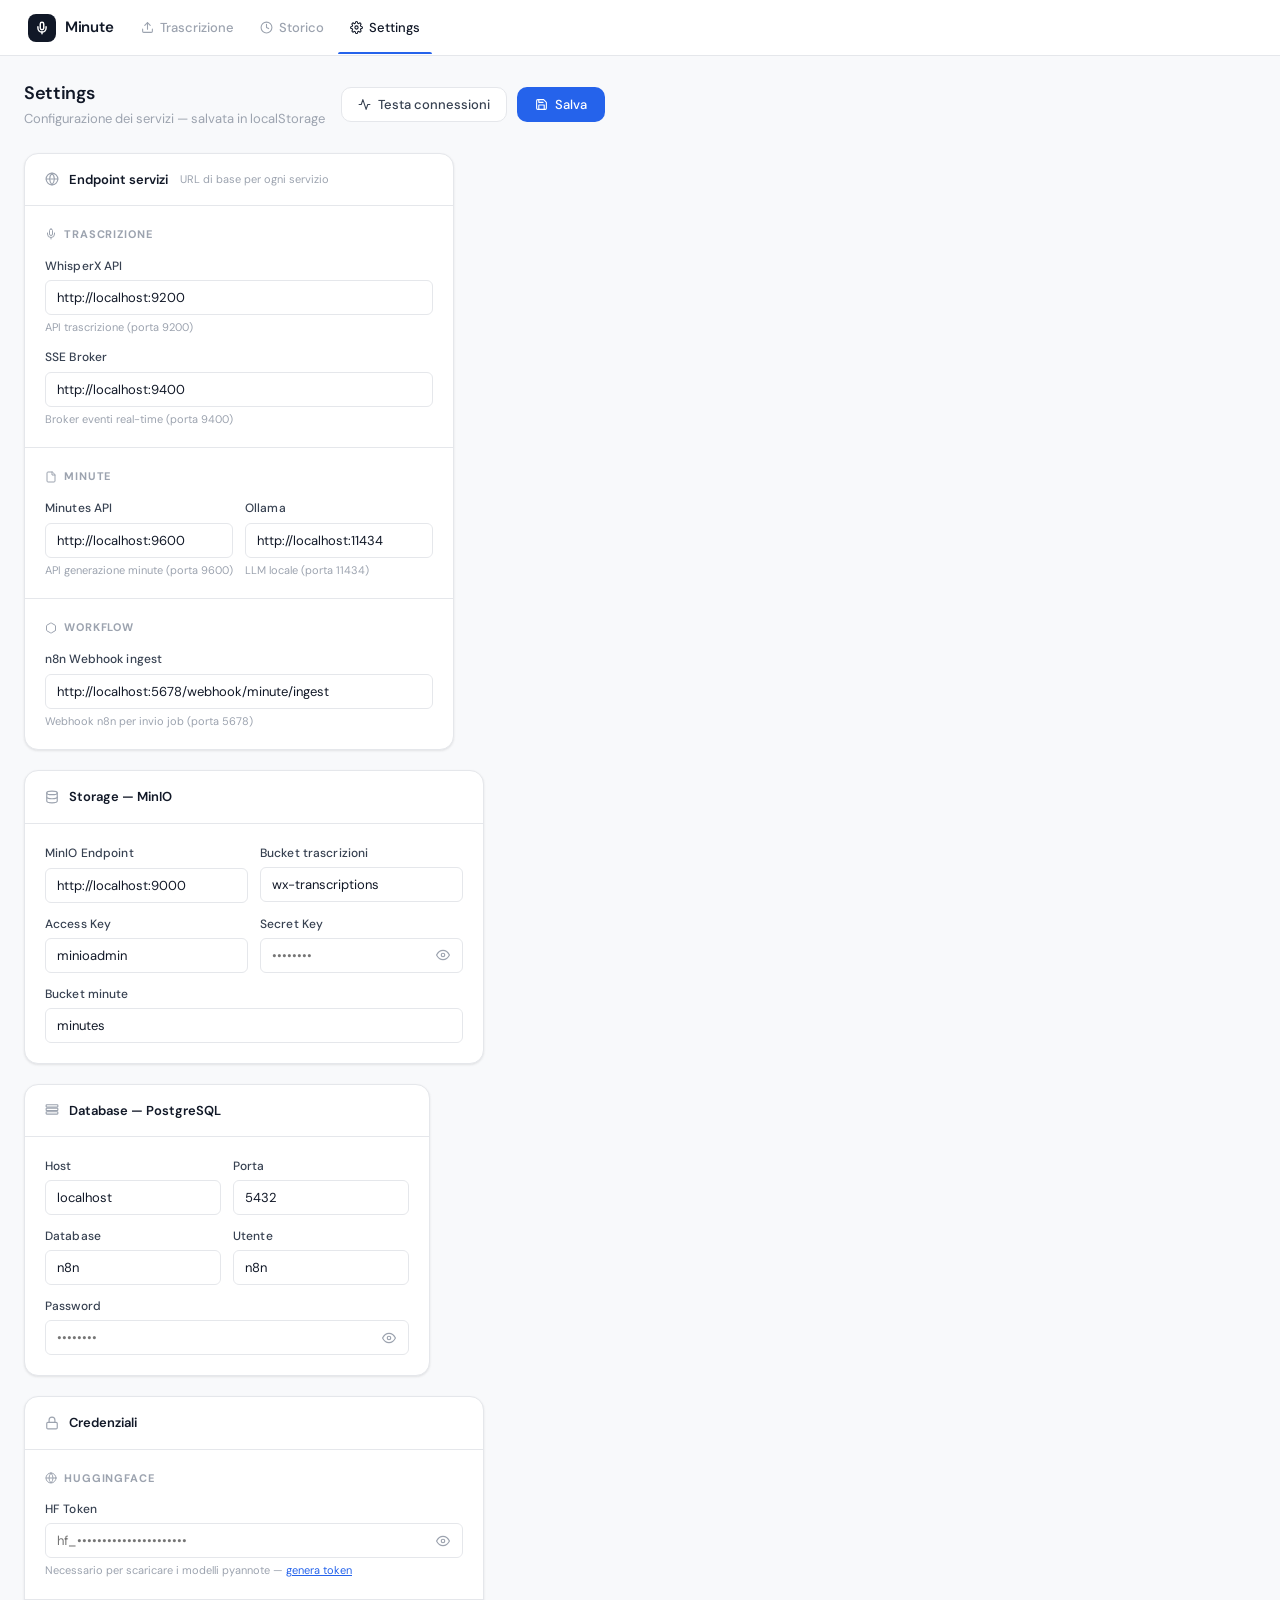
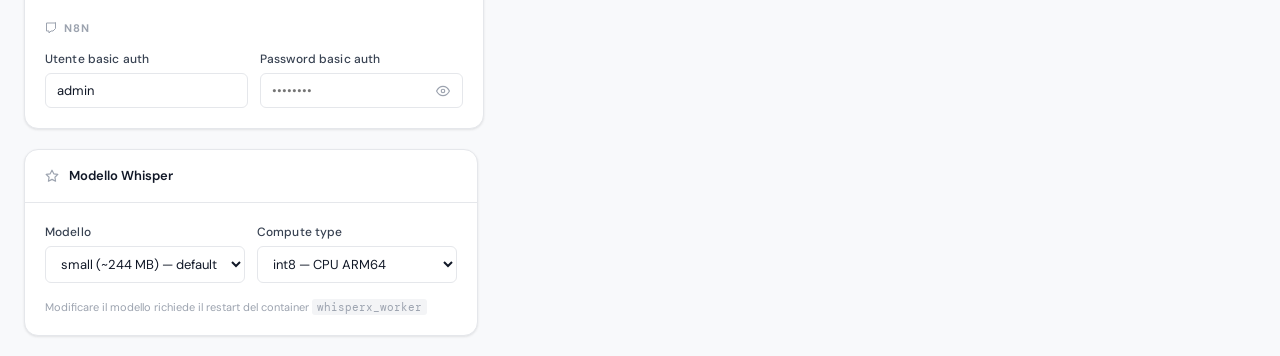
<file: webform/settings.html>
<!doctype html>
<html lang="it">
<head>
  <meta charset="utf-8">
  <meta name="viewport" content="width=device-width,initial-scale=1">
  <title>Minute — Settings</title>
  <link rel="preconnect" href="https://fonts.googleapis.com">
  <link href="https://fonts.googleapis.com/css2?family=DM+Sans:wght@300;400;500;600&family=DM+Mono:wght@400;500&display=swap" rel="stylesheet">
  <link rel="stylesheet" href="style.css">
</head>
<body>
<div class="app-shell">

  <header>
    <a href="index.html" class="logo">
      <div class="logo-icon">
        <svg width="14" height="14" viewBox="0 0 24 24" fill="none" stroke="currentColor" stroke-width="2.5" stroke-linecap="round" stroke-linejoin="round">
          <path d="M12 2a3 3 0 0 0-3 3v7a3 3 0 0 0 6 0V5a3 3 0 0 0-3-3z"/>
          <path d="M19 10v2a7 7 0 0 1-14 0v-2"/><line x1="12" y1="19" x2="12" y2="22"/>
        </svg>
      </div>
      Minute
    </a>
    <nav class="top-nav">
      <a href="index.html" class="nav-link">
        <svg width="13" height="13" viewBox="0 0 24 24" fill="none" stroke="currentColor" stroke-width="2" stroke-linecap="round" stroke-linejoin="round"><path d="M21 15v4a2 2 0 0 1-2 2H5a2 2 0 0 1-2-2v-4"/><polyline points="17 8 12 3 7 8"/><line x1="12" y1="3" x2="12" y2="15"/></svg>
        <span>Trascrizione</span>
      </a>
      <a href="history.html" class="nav-link">
        <svg width="13" height="13" viewBox="0 0 24 24" fill="none" stroke="currentColor" stroke-width="2" stroke-linecap="round" stroke-linejoin="round"><circle cx="12" cy="12" r="10"/><polyline points="12 6 12 12 16 14"/></svg>
        <span>Storico</span>
      </a>
      <a href="settings.html" class="nav-link active">
        <svg width="13" height="13" viewBox="0 0 24 24" fill="none" stroke="currentColor" stroke-width="2" stroke-linecap="round" stroke-linejoin="round"><circle cx="12" cy="12" r="3"/><path d="M19.4 15a1.65 1.65 0 0 0 .33 1.82l.06.06a2 2 0 0 1-2.83 2.83l-.06-.06a1.65 1.65 0 0 0-1.82-.33 1.65 1.65 0 0 0-1 1.51V21a2 2 0 0 1-4 0v-.09A1.65 1.65 0 0 0 9 19.4a1.65 1.65 0 0 0-1.82.33l-.06.06a2 2 0 0 1-2.83-2.83l.06-.06A1.65 1.65 0 0 0 4.68 15a1.65 1.65 0 0 0-1.51-1H3a2 2 0 0 1 0-4h.09A1.65 1.65 0 0 0 4.6 9a1.65 1.65 0 0 0-.33-1.82l-.06-.06a2 2 0 0 1 2.83-2.83l.06.06A1.65 1.65 0 0 0 9 4.68a1.65 1.65 0 0 0 1-1.51V3a2 2 0 0 1 4 0v.09a1.65 1.65 0 0 0 1 1.51 1.65 1.65 0 0 0 1.82-.33l.06-.06a2 2 0 0 1 2.83 2.83l-.06.06A1.65 1.65 0 0 0 19.4 9a1.65 1.65 0 0 0 1.51 1H21a2 2 0 0 1 0 4h-.09a1.65 1.65 0 0 0-1.51 1z"/></svg>
        <span>Settings</span>
      </a>
    </nav>
  </header>

  <main class="page-main">

    <div style="display:flex;align-items:center;justify-content:space-between;gap:16px;padding:4px 0 4px">
      <div>
        <div class="page-title">Settings</div>
        <div class="page-subtitle">Configurazione dei servizi — salvata in localStorage</div>
      </div>
      <div style="display:flex;align-items:center;gap:10px">
        <button class="btn-secondary" id="test-all-btn">
          <svg width="13" height="13" viewBox="0 0 24 24" fill="none" stroke="currentColor" stroke-width="2" stroke-linecap="round" stroke-linejoin="round"><polyline points="22 12 18 12 15 21 9 3 6 12 2 12"/></svg>
          Testa connessioni
        </button>
        <button class="btn-accent" id="save-btn">
          <svg width="13" height="13" viewBox="0 0 24 24" fill="none" stroke="currentColor" stroke-width="2" stroke-linecap="round" stroke-linejoin="round"><path d="M19 21H5a2 2 0 0 1-2-2V5a2 2 0 0 1 2-2h11l5 5v11a2 2 0 0 1-2 2z"/><polyline points="17 21 17 13 7 13 7 21"/><polyline points="7 3 7 8 15 8"/></svg>
          Salva
        </button>
      </div>
    </div>

    <div id="save-feedback-bar" style="display:none;padding:10px 14px;background:var(--success-light);border:1px solid #bbf7d0;border-radius:var(--radius);font-size:12px;font-weight:500;color:var(--success);display:none;align-items:center;gap:7px">
      <svg width="13" height="13" viewBox="0 0 24 24" fill="none" stroke="currentColor" stroke-width="2.5" stroke-linecap="round" stroke-linejoin="round"><polyline points="20 6 9 17 4 12"/></svg>
      Impostazioni salvate
    </div>

    <!-- Endpoints -->
    <div class="panel">
      <div class="panel-header">
        <svg width="14" height="14" viewBox="0 0 24 24" fill="none" stroke="var(--text-muted)" stroke-width="2" stroke-linecap="round" stroke-linejoin="round"><circle cx="12" cy="12" r="10"/><line x1="2" y1="12" x2="22" y2="12"/><path d="M12 2a15.3 15.3 0 0 1 4 10 15.3 15.3 0 0 1-4 10 15.3 15.3 0 0 1-4-10 15.3 15.3 0 0 1 4-10z"/></svg>
        <span class="panel-title">Endpoint servizi</span>
        <span class="panel-subtitle">URL di base per ogni servizio</span>
      </div>

      <div class="settings-section">
        <div class="settings-section-title">
          <svg width="12" height="12" viewBox="0 0 24 24" fill="none" stroke="currentColor" stroke-width="2" stroke-linecap="round" stroke-linejoin="round"><path d="M12 2a3 3 0 0 0-3 3v7a3 3 0 0 0 6 0V5a3 3 0 0 0-3-3z"/><path d="M19 10v2a7 7 0 0 1-14 0v-2"/><line x1="12" y1="19" x2="12" y2="22"/></svg>
          Trascrizione
        </div>
        <div class="settings-grid">
          <div class="field-group">
            <label>WhisperX API <span id="dot-whisperx" class="dot" style="margin-left:4px;vertical-align:middle"></span></label>
            <input type="url" id="cfg-whisperx" placeholder="http://localhost:9200" />
            <div class="hint">API trascrizione (porta 9200)</div>
          </div>
          <div class="field-group">
            <label>SSE Broker <span id="dot-sse" class="dot" style="margin-left:4px;vertical-align:middle"></span></label>
            <input type="url" id="cfg-sse" placeholder="http://localhost:9400" />
            <div class="hint">Broker eventi real-time (porta 9400)</div>
          </div>
        </div>
      </div>

      <div class="settings-section">
        <div class="settings-section-title">
          <svg width="12" height="12" viewBox="0 0 24 24" fill="none" stroke="currentColor" stroke-width="2" stroke-linecap="round" stroke-linejoin="round"><path d="M14 2H6a2 2 0 0 0-2 2v16a2 2 0 0 0 2 2h12a2 2 0 0 0 2-2V8z"/><polyline points="14 2 14 8 20 8"/></svg>
          Minute
        </div>
        <div class="settings-grid">
          <div class="settings-row">
            <div class="field-group">
              <label>Minutes API <span id="dot-minutes" class="dot" style="margin-left:4px;vertical-align:middle"></span></label>
              <input type="url" id="cfg-minutes" placeholder="http://localhost:9600" />
              <div class="hint">API generazione minute (porta 9600)</div>
            </div>
            <div class="field-group">
              <label>Ollama <span id="dot-ollama" class="dot" style="margin-left:4px;vertical-align:middle"></span></label>
              <input type="url" id="cfg-ollama" placeholder="http://localhost:11434" />
              <div class="hint">LLM locale (porta 11434)</div>
            </div>
          </div>
        </div>
      </div>

      <div class="settings-section">
        <div class="settings-section-title">
          <svg width="12" height="12" viewBox="0 0 24 24" fill="none" stroke="currentColor" stroke-width="2" stroke-linecap="round" stroke-linejoin="round"><path d="M21 16V8a2 2 0 0 0-1-1.73l-7-4a2 2 0 0 0-2 0l-7 4A2 2 0 0 0 3 8v8a2 2 0 0 0 1 1.73l7 4a2 2 0 0 0 2 0l7-4A2 2 0 0 0 21 16z"/></svg>
          Workflow
        </div>
        <div class="settings-grid">
          <div class="field-group">
            <label>n8n Webhook ingest <span id="dot-n8n" class="dot" style="margin-left:4px;vertical-align:middle"></span></label>
            <input type="url" id="cfg-n8n" placeholder="http://localhost:5678/webhook/minute/ingest" />
            <div class="hint">Webhook n8n per invio job (porta 5678)</div>
          </div>
        </div>
      </div>
    </div>

    <!-- Storage -->
    <div class="panel">
      <div class="panel-header">
        <svg width="14" height="14" viewBox="0 0 24 24" fill="none" stroke="var(--text-muted)" stroke-width="2" stroke-linecap="round" stroke-linejoin="round"><ellipse cx="12" cy="5" rx="9" ry="3"/><path d="M21 12c0 1.66-4 3-9 3s-9-1.34-9-3"/><path d="M3 5v14c0 1.66 4 3 9 3s9-1.34 9-3V5"/></svg>
        <span class="panel-title">Storage — MinIO</span>
      </div>

      <div class="settings-section">
        <div class="settings-grid">
          <div class="settings-row">
            <div class="field-group">
              <label>MinIO Endpoint <span id="dot-minio" class="dot" style="margin-left:4px;vertical-align:middle"></span></label>
              <input type="url" id="cfg-minio-endpoint" placeholder="http://localhost:9000" />
            </div>
            <div class="field-group">
              <label>Bucket trascrizioni</label>
              <input type="text" id="cfg-minio-bucket-tx" placeholder="wx-transcriptions" />
            </div>
          </div>
          <div class="settings-row">
            <div class="field-group">
              <label>Access Key</label>
              <input type="text" id="cfg-minio-key" placeholder="minioadmin" />
            </div>
            <div class="field-group">
              <label>Secret Key</label>
              <div class="input-with-action">
                <input type="password" id="cfg-minio-secret" placeholder="••••••••" />
                <button class="input-eye-btn" data-target="cfg-minio-secret" type="button">
                  <svg class="eye-icon" width="14" height="14" viewBox="0 0 24 24" fill="none" stroke="currentColor" stroke-width="2" stroke-linecap="round" stroke-linejoin="round"><path d="M1 12s4-8 11-8 11 8 11 8-4 8-11 8-11-8-11-8z"/><circle cx="12" cy="12" r="3"/></svg>
                </button>
              </div>
            </div>
          </div>
          <div class="field-group">
            <label>Bucket minute</label>
            <input type="text" id="cfg-minio-bucket-min" placeholder="minutes" />
          </div>
        </div>
      </div>
    </div>

    <!-- Database -->
    <div class="panel">
      <div class="panel-header">
        <svg width="14" height="14" viewBox="0 0 24 24" fill="none" stroke="var(--text-muted)" stroke-width="2" stroke-linecap="round" stroke-linejoin="round"><rect x="2" y="3" width="20" height="4" rx="1"/><rect x="2" y="9" width="20" height="4" rx="1"/><rect x="2" y="15" width="20" height="4" rx="1"/></svg>
        <span class="panel-title">Database — PostgreSQL</span>
      </div>

      <div class="settings-section">
        <div class="settings-grid">
          <div class="settings-row">
            <div class="field-group">
              <label>Host</label>
              <input type="text" id="cfg-pg-host" placeholder="localhost" />
            </div>
            <div class="field-group">
              <label>Porta</label>
              <input type="number" id="cfg-pg-port" placeholder="5432" />
            </div>
          </div>
          <div class="settings-row">
            <div class="field-group">
              <label>Database</label>
              <input type="text" id="cfg-pg-db" placeholder="n8n" />
            </div>
            <div class="field-group">
              <label>Utente</label>
              <input type="text" id="cfg-pg-user" placeholder="n8n" />
            </div>
          </div>
          <div class="field-group">
            <label>Password</label>
            <div class="input-with-action">
              <input type="password" id="cfg-pg-pass" placeholder="••••••••" />
              <button class="input-eye-btn" data-target="cfg-pg-pass" type="button">
                <svg class="eye-icon" width="14" height="14" viewBox="0 0 24 24" fill="none" stroke="currentColor" stroke-width="2" stroke-linecap="round" stroke-linejoin="round"><path d="M1 12s4-8 11-8 11 8 11 8-4 8-11 8-11-8-11-8z"/><circle cx="12" cy="12" r="3"/></svg>
              </button>
            </div>
          </div>
        </div>
      </div>
    </div>

    <!-- HuggingFace + misc -->
    <div class="panel">
      <div class="panel-header">
        <svg width="14" height="14" viewBox="0 0 24 24" fill="none" stroke="var(--text-muted)" stroke-width="2" stroke-linecap="round" stroke-linejoin="round"><rect x="3" y="11" width="18" height="11" rx="2"/><path d="M7 11V7a5 5 0 0 1 10 0v4"/></svg>
        <span class="panel-title">Credenziali</span>
      </div>

      <div class="settings-section">
        <div class="settings-section-title">
          <svg width="12" height="12" viewBox="0 0 24 24" fill="none" stroke="currentColor" stroke-width="2" stroke-linecap="round" stroke-linejoin="round"><circle cx="12" cy="12" r="10"/><line x1="2" y1="12" x2="22" y2="12"/><path d="M12 2a15.3 15.3 0 0 1 4 10 15.3 15.3 0 0 1-4 10 15.3 15.3 0 0 1-4-10 15.3 15.3 0 0 1 4-10z"/></svg>
          HuggingFace
        </div>
        <div class="settings-grid">
          <div class="field-group">
            <label>HF Token</label>
            <div class="input-with-action">
              <input type="password" id="cfg-hf-token" placeholder="hf_••••••••••••••••••••••" />
              <button class="input-eye-btn" data-target="cfg-hf-token" type="button">
                <svg class="eye-icon" width="14" height="14" viewBox="0 0 24 24" fill="none" stroke="currentColor" stroke-width="2" stroke-linecap="round" stroke-linejoin="round"><path d="M1 12s4-8 11-8 11 8 11 8-4 8-11 8-11-8-11-8z"/><circle cx="12" cy="12" r="3"/></svg>
              </button>
            </div>
            <div class="hint">Necessario per scaricare i modelli pyannote — <a href="https://huggingface.co/settings/tokens" target="_blank" style="color:var(--accent)">genera token</a></div>
          </div>
        </div>
      </div>

      <div class="settings-section">
        <div class="settings-section-title">
          <svg width="12" height="12" viewBox="0 0 24 24" fill="none" stroke="currentColor" stroke-width="2" stroke-linecap="round" stroke-linejoin="round"><path d="M21 2H3v16h5v4l4-4h4l5-5V2z"/></svg>
          n8n
        </div>
        <div class="settings-grid">
          <div class="settings-row">
            <div class="field-group">
              <label>Utente basic auth</label>
              <input type="text" id="cfg-n8n-user" placeholder="admin" />
            </div>
            <div class="field-group">
              <label>Password basic auth</label>
              <div class="input-with-action">
                <input type="password" id="cfg-n8n-pass" placeholder="••••••••" />
                <button class="input-eye-btn" data-target="cfg-n8n-pass" type="button">
                  <svg class="eye-icon" width="14" height="14" viewBox="0 0 24 24" fill="none" stroke="currentColor" stroke-width="2" stroke-linecap="round" stroke-linejoin="round"><path d="M1 12s4-8 11-8 11 8 11 8-4 8-11 8-11-8-11-8z"/><circle cx="12" cy="12" r="3"/></svg>
                </button>
              </div>
            </div>
          </div>
        </div>
      </div>
    </div>

    <!-- Whisper model config -->
    <div class="panel">
      <div class="panel-header">
        <svg width="14" height="14" viewBox="0 0 24 24" fill="none" stroke="var(--text-muted)" stroke-width="2" stroke-linecap="round" stroke-linejoin="round"><polygon points="12 2 15.09 8.26 22 9.27 17 14.14 18.18 21.02 12 17.77 5.82 21.02 7 14.14 2 9.27 8.91 8.26 12 2"/></svg>
        <span class="panel-title">Modello Whisper</span>
      </div>

      <div class="settings-section">
        <div class="settings-grid">
          <div class="settings-row">
            <div class="field-group">
              <label>Modello</label>
              <select id="cfg-whisper-model">
                <option value="tiny">tiny (~75 MB)</option>
                <option value="base">base (~145 MB)</option>
                <option value="small" selected>small (~244 MB) — default</option>
                <option value="medium">medium (~769 MB)</option>
                <option value="large-v3">large-v3 (~1.5 GB)</option>
              </select>
            </div>
            <div class="field-group">
              <label>Compute type</label>
              <select id="cfg-whisper-compute">
                <option value="int8" selected>int8 — CPU ARM64</option>
                <option value="int8_float16">int8_float16</option>
                <option value="float16">float16</option>
                <option value="float32">float32</option>
              </select>
            </div>
          </div>
          <div class="hint">Modificare il modello richiede il restart del container <code style="font-family:'DM Mono',monospace;font-size:11px;background:var(--surface-2);padding:1px 5px;border-radius:3px">whisperx_worker</code></div>
        </div>
      </div>
    </div>

  </main>
</div>

<script>
  const DEFAULTS = {
    'cfg-whisperx':        'http://localhost:9200',
    'cfg-sse':             'http://localhost:9400',
    'cfg-minutes':         'http://localhost:9600',
    'cfg-ollama':          'http://localhost:11434',
    'cfg-n8n':             'http://localhost:5678/webhook/minute/ingest',
    'cfg-minio-endpoint':  'http://localhost:9000',
    'cfg-minio-bucket-tx': 'wx-transcriptions',
    'cfg-minio-bucket-min':'minutes',
    'cfg-minio-key':       'minioadmin',
    'cfg-minio-secret':    '',
    'cfg-pg-host':         'localhost',
    'cfg-pg-port':         '5432',
    'cfg-pg-db':           'n8n',
    'cfg-pg-user':         'n8n',
    'cfg-pg-pass':         '',
    'cfg-hf-token':        '',
    'cfg-n8n-user':        'admin',
    'cfg-n8n-pass':        '',
    'cfg-whisper-model':   'small',
    'cfg-whisper-compute': 'int8',
  };

  const HEALTH_MAP = [
    { dotId:'dot-whisperx', cfgId:'cfg-whisperx',  path:'/health' },
    { dotId:'dot-sse',      cfgId:'cfg-sse',        path:'/health' },
    { dotId:'dot-minutes',  cfgId:'cfg-minutes',    path:'/health' },
    { dotId:'dot-ollama',   cfgId:'cfg-ollama',     path:'/api/tags' },
    { dotId:'dot-n8n',      cfgId:'cfg-n8n',        path:'' },          // n8n webhook — skip test
    { dotId:'dot-minio',    cfgId:'cfg-minio-endpoint', path:'/minio/health/live' },
  ];

  const $ = id => document.getElementById(id);

  // Load from localStorage
  function loadSettings() {
    const saved = JSON.parse(localStorage.getItem('gitm_settings') || '{}');
    for (const [id, def] of Object.entries(DEFAULTS)) {
      const el = $(id); if (!el) continue;
      el.value = saved[id] !== undefined ? saved[id] : def;
    }
  }

  // Save to localStorage
  function saveSettings() {
    const cfg = {};
    for (const id of Object.keys(DEFAULTS)) {
      const el = $(id); if (!el) continue;
      cfg[id] = el.value;
    }
    localStorage.setItem('gitm_settings', JSON.stringify(cfg));
    const bar = $('save-feedback-bar');
    bar.style.display='flex';
    setTimeout(() => bar.style.display='none', 2400);
  }

  // Eye toggle
  document.querySelectorAll('.input-eye-btn').forEach(btn => {
    btn.addEventListener('click', () => {
      const input = $(btn.dataset.target);
      const isPass = input.type === 'password';
      input.type = isPass ? 'text' : 'password';
      // swap icon
      btn.querySelector('.eye-icon').outerHTML = isPass
        ? `<svg class="eye-icon" width="14" height="14" viewBox="0 0 24 24" fill="none" stroke="currentColor" stroke-width="2" stroke-linecap="round" stroke-linejoin="round"><path d="M17.94 17.94A10.07 10.07 0 0 1 12 20c-7 0-11-8-11-8a18.45 18.45 0 0 1 5.06-5.94"/><path d="M9.9 4.24A9.12 9.12 0 0 1 12 4c7 0 11 8 11 8a18.5 18.5 0 0 1-2.16 3.19"/><line x1="1" y1="1" x2="23" y2="23"/></svg>`
        : `<svg class="eye-icon" width="14" height="14" viewBox="0 0 24 24" fill="none" stroke="currentColor" stroke-width="2" stroke-linecap="round" stroke-linejoin="round"><path d="M1 12s4-8 11-8 11 8 11 8-4 8-11 8-11-8-11-8z"/><circle cx="12" cy="12" r="3"/></svg>`;
    });
  });

  // Health check
  async function testAll() {
    const btn = $('test-all-btn');
    btn.disabled = true; btn.textContent = 'Verifica…';
    await Promise.all(HEALTH_MAP.map(async ({dotId, cfgId, path}) => {
      if (!path) return; // skip webhook
      const dot = $(dotId); if (!dot) return;
      dot.className = 'dot'; dot.style.animation='pulse-dot 0.8s infinite';
      const base = ($(cfgId)?.value || '').replace(/\/+$/,'');
      try {
        const r = await fetch(base + path, {signal: AbortSignal.timeout(4000)});
        dot.className = r.ok ? 'dot live' : 'dot';
      } catch {
        dot.className = 'dot';
      }
      dot.style.animation = '';
    }));
    btn.disabled = false; btn.innerHTML = `<svg width="13" height="13" viewBox="0 0 24 24" fill="none" stroke="currentColor" stroke-width="2" stroke-linecap="round" stroke-linejoin="round"><polyline points="22 12 18 12 15 21 9 3 6 12 2 12"/></svg> Testa connessioni`;
  }

  $('save-btn').addEventListener('click', saveSettings);
  $('test-all-btn').addEventListener('click', testAll);

  // Ctrl+S / Cmd+S
  document.addEventListener('keydown', e => { if((e.ctrlKey||e.metaKey) && e.key==='s'){e.preventDefault();saveSettings();} });

  loadSettings();
  // Auto-test on load (silent — just dots)
  setTimeout(() => testAll(), 800);
</script>
</body>
</html>
</file>
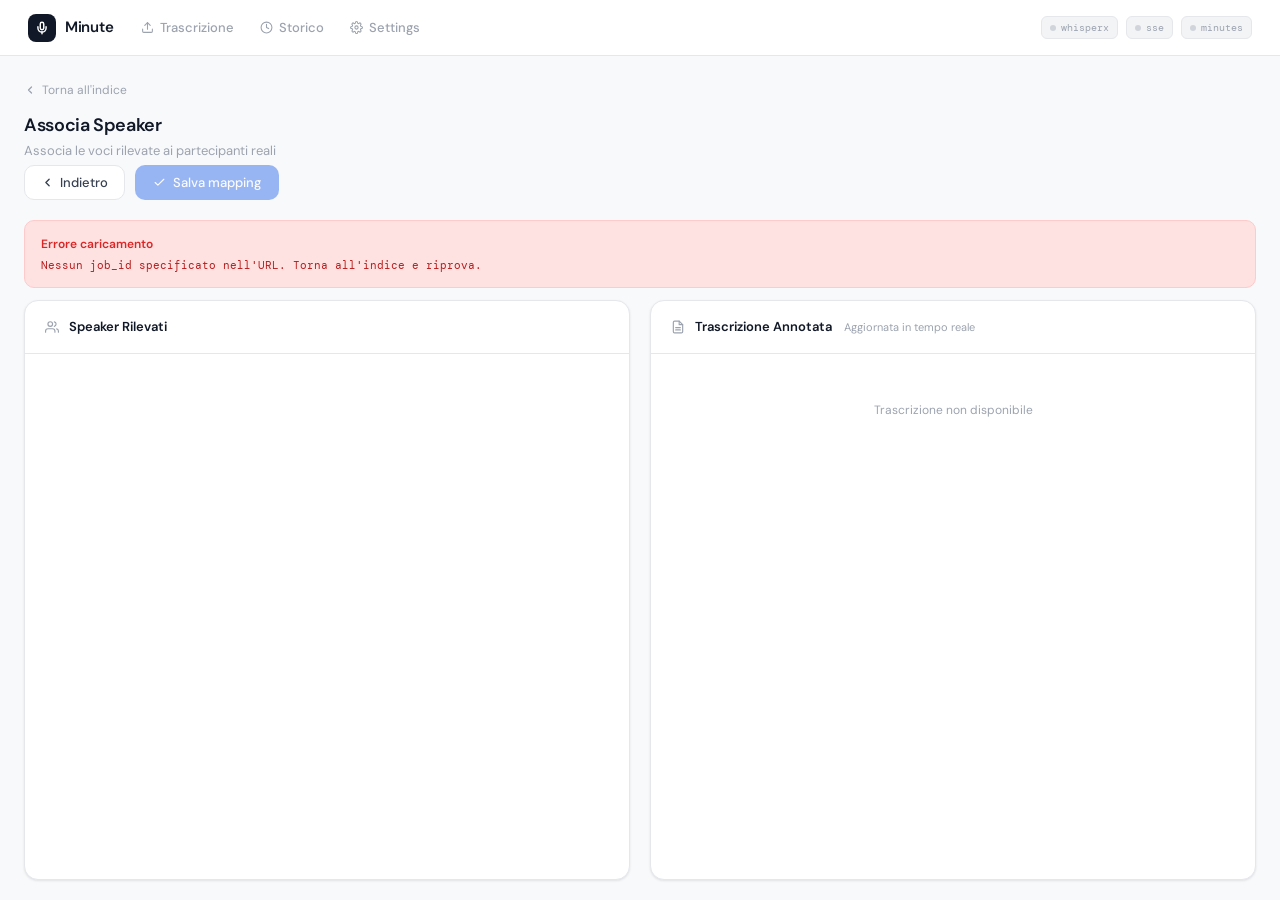
<file: webform/speakers.html>
<!doctype html>
<html lang="it">
<head>
  <meta charset="utf-8">
  <meta name="viewport" content="width=device-width,initial-scale=1">
  <title>Minute — Associa Speaker</title>
  <link rel="preconnect" href="https://fonts.googleapis.com">
  <link href="https://fonts.googleapis.com/css2?family=DM+Sans:wght@300;400;500;600&family=DM+Mono:wght@400;500&display=swap" rel="stylesheet">
  <link rel="stylesheet" href="style.css">
  <style>
    /* ── Full-height layout ── */
    html, body { height: 100% !important; overflow: hidden !important; }
    .app-shell {
      height: 100vh !important; min-height: unset !important;
      overflow: hidden !important; display: flex !important; flex-direction: column !important;
    }
    .page-header { flex-shrink: 0; }

    /* main = grid 1fr 1fr, occupa tutto lo spazio rimanente */
    main {
      flex: 1 !important;
      min-height: 0 !important;
      overflow: hidden !important;
      display: grid !important;
      grid-template-columns: 1fr 1fr !important;
      grid-template-rows: auto 1fr !important;
      gap: 12px 20px !important;
      padding: 20px 24px !important;
      align-items: stretch !important;
      width: 100% !important;
    }

    /* info-box, loading, error → tutta la larghezza */
    #loading-state { grid-column: 1 / -1; }
    #error-state   { grid-column: 1 / -1; }
    .info-box      { grid-column: 1 / -1; flex-shrink: 0; align-self: start; }

    /* I due panel occupano la seconda riga del grid */
    #panel-speakers {
      display: flex !important; flex-direction: column !important;
      overflow: hidden !important; min-height: 0;
    }
    #panel-speakers .panel-body {
      flex: 1 !important; overflow-y: auto !important; min-height: 0 !important;
    }
    #panel-transcript {
      position: static !important; max-height: none !important;
      display: flex !important; flex-direction: column !important;
      overflow: hidden !important; min-height: 0;
    }
    #panel-transcript .panel-header { flex-shrink: 0; }
    #transcript-body {
      flex: 1 !important; overflow-y: auto !important;
      min-height: 0 !important; max-height: none !important;
      padding: 16px 20px;
    }

    /* Nascondi panel finché non sono pronti */
    .content-hidden { display: none !important; }

    @media (max-width: 900px) {
      html, body { overflow: auto !important; }
      .app-shell { height: auto !important; overflow: visible !important; }
      main {
        grid-template-columns: 1fr !important;
        grid-template-rows: auto !important;
        overflow: visible !important; height: auto !important; flex: none !important;
      }
      #panel-speakers  { overflow: visible !important; }
      #panel-speakers .panel-body { overflow-y: visible !important; }
      #panel-transcript { height: 420px; overflow: hidden !important; }
    }

    /* ── Campione speaker ── */
    .sample-box {
      margin-top: 10px;
      background: var(--surface-2);
      border: 1px solid var(--border);
      border-radius: var(--radius);
      overflow: hidden;
    }
    .sample-box-header {
      display: flex; align-items: center; gap: 6px;
      padding: 7px 10px;
      border-bottom: 1px solid var(--border);
      background: var(--surface);
    }
    .sample-box-label {
      font-size: 10px; font-weight: 600;
      color: var(--text-muted); text-transform: uppercase; letter-spacing: .06em;
    }
    .sample-range {
      margin-left: auto;
      font-family: 'DM Mono', monospace;
      font-size: 10px;
      color: var(--accent);
      background: var(--accent-light);
      border: 1px solid #bfdbfe;
      border-radius: 4px;
      padding: 1px 7px;
    }
    .sample-segments { padding: 8px 10px; display: flex; flex-direction: column; gap: 6px; }
    .sample-seg {
      display: flex; gap: 8px; align-items: baseline;
    }
    .sample-ts {
      font-family: 'DM Mono', monospace;
      font-size: 10px;
      color: var(--text-muted);
      white-space: nowrap;
      flex-shrink: 0;
      min-width: 90px;
    }
    .sample-text {
      font-size: 12px;
      color: var(--text-secondary);
      line-height: 1.5;
    }
    .sample-more {
      padding: 4px 10px 8px;
      font-size: 11px;
      color: var(--text-muted);
      font-style: italic;
    }
    /* ── Play button ── */
    .spk-play-btn {
      display: inline-flex; align-items: center; gap: 5px;
      padding: 5px 11px;
      border-radius: 20px;
      border: 1px solid var(--spk-color, var(--border));
      background: transparent;
      color: var(--spk-color, var(--text-secondary));
      font-family: 'DM Sans', sans-serif;
      font-size: 11px; font-weight: 600;
      cursor: pointer;
      flex-shrink: 0;
      transition: background .15s, color .15s;
    }
    .spk-play-btn:hover {
      background: color-mix(in srgb, var(--spk-color, var(--accent)) 12%, transparent);
    }
    .spk-play-btn.playing {
      background: color-mix(in srgb, var(--spk-color, var(--accent)) 15%, transparent);
    }
  </style>
</head>
<body>
<div class="app-shell">

  <header>
    <a href="index.html" class="logo">
      <div class="logo-icon">
        <svg width="14" height="14" viewBox="0 0 24 24" fill="none" stroke="currentColor" stroke-width="2.5" stroke-linecap="round" stroke-linejoin="round">
          <path d="M12 2a3 3 0 0 0-3 3v7a3 3 0 0 0 6 0V5a3 3 0 0 0-3-3z"/>
          <path d="M19 10v2a7 7 0 0 1-14 0v-2"/>
          <line x1="12" y1="19" x2="12" y2="22"/>
        </svg>
      </div>
      Minute
    </a>
    <nav class="top-nav">
      <a href="index.html" class="nav-link">
        <svg width="13" height="13" viewBox="0 0 24 24" fill="none" stroke="currentColor" stroke-width="2" stroke-linecap="round" stroke-linejoin="round"><path d="M21 15v4a2 2 0 0 1-2 2H5a2 2 0 0 1-2-2v-4"/><polyline points="17 8 12 3 7 8"/><line x1="12" y1="3" x2="12" y2="15"/></svg>
        <span>Trascrizione</span>
      </a>
      <a href="history.html" class="nav-link">
        <svg width="13" height="13" viewBox="0 0 24 24" fill="none" stroke="currentColor" stroke-width="2" stroke-linecap="round" stroke-linejoin="round"><circle cx="12" cy="12" r="10"/><polyline points="12 6 12 12 16 14"/></svg>
        <span>Storico</span>
      </a>
      <a href="settings.html" class="nav-link">
        <svg width="13" height="13" viewBox="0 0 24 24" fill="none" stroke="currentColor" stroke-width="2" stroke-linecap="round" stroke-linejoin="round"><circle cx="12" cy="12" r="3"/><path d="M19.4 15a1.65 1.65 0 0 0 .33 1.82l.06.06a2 2 0 0 1-2.83 2.83l-.06-.06a1.65 1.65 0 0 0-1.82-.33 1.65 1.65 0 0 0-1 1.51V21a2 2 0 0 1-4 0v-.09A1.65 1.65 0 0 0 9 19.4a1.65 1.65 0 0 0-1.82.33l-.06.06a2 2 0 0 1-2.83-2.83l.06-.06A1.65 1.65 0 0 0 4.68 15a1.65 1.65 0 0 0-1.51-1H3a2 2 0 0 1 0-4h.09A1.65 1.65 0 0 0 4.6 9a1.65 1.65 0 0 0-.33-1.82l-.06-.06a2 2 0 0 1 2.83-2.83l.06.06A1.65 1.65 0 0 0 9 4.68a1.65 1.65 0 0 0 1-1.51V3a2 2 0 0 1 4 0v.09a1.65 1.65 0 0 0 1 1.51 1.65 1.65 0 0 0 1.82-.33l.06-.06a2 2 0 0 1 2.83 2.83l-.06.06A1.65 1.65 0 0 0 19.4 9a1.65 1.65 0 0 0 1.51 1H21a2 2 0 0 1 0 4h-.09a1.65 1.65 0 0 0-1.51 1z"/></svg>
        <span>Settings</span>
      </a>
    </nav>
    <div class="header-stack">
      <div class="stack-pill"><span class="dot" id="api-dot"></span>whisperx</div>
      <div class="stack-pill"><span class="dot" id="sse-dot"></span>sse</div>
      <div class="stack-pill"><span class="dot" id="minutes-dot"></span>minutes</div>
    </div>
  </header>

  <div class="page-header">
    <a class="page-back" href="index.html">
      <svg width="12" height="12" viewBox="0 0 24 24" fill="none" stroke="currentColor" stroke-width="2.5" stroke-linecap="round" stroke-linejoin="round"><polyline points="15 18 9 12 15 6"/></svg>
      Torna all'indice
    </a>
    <div class="page-header-inner">
      <div class="page-title-wrap">
        <div class="page-title">Associa Speaker</div>
        <div class="page-subtitle" id="page-subtitle">Associa le voci rilevate ai partecipanti reali</div>
        <div class="page-job-pill" id="job-pill" style="display:none">
          <svg width="10" height="10" viewBox="0 0 24 24" fill="none" stroke="currentColor" stroke-width="2" stroke-linecap="round" stroke-linejoin="round"><path d="M20.59 13.41l-7.17 7.17a2 2 0 0 1-2.83 0L2 12V2h10l8.59 8.59a2 2 0 0 1 0 2.82z"/><line x1="7" y1="7" x2="7.01" y2="7"/></svg>
          <span id="job-pill-text">—</span>
        </div>
      </div>
      <div style="display:flex;gap:10px;align-items:flex-start;padding-top:4px">
        <button class="btn-secondary" onclick="history.back()" style="display:inline-flex;align-items:center;gap:6px">
          <svg width="13" height="13" viewBox="0 0 24 24" fill="none" stroke="currentColor" stroke-width="2.5" stroke-linecap="round" stroke-linejoin="round"><polyline points="15 18 9 12 15 6"/></svg>
          Indietro
        </button>
        <button class="btn-secondary" id="btn-goto-minutes" style="display:none" onclick="gotoMinutes()">
          <svg width="13" height="13" viewBox="0 0 24 24" fill="none" stroke="currentColor" stroke-width="2" stroke-linecap="round" stroke-linejoin="round"><path d="M14 2H6a2 2 0 0 0-2 2v16a2 2 0 0 0 2 2h12a2 2 0 0 0 2-2V8z"/><polyline points="14 2 14 8 20 8"/></svg>
          Genera Minuta
        </button>
        <button class="btn-accent" id="btn-save" onclick="saveSpeakers()" disabled>
          <svg width="13" height="13" viewBox="0 0 24 24" fill="none" stroke="currentColor" stroke-width="2" stroke-linecap="round" stroke-linejoin="round"><polyline points="20 6 9 17 4 12"/></svg>
          Salva mapping
        </button>
      </div>
    </div>
  </div>

  <main>

    <!-- Loading state -->
    <div id="loading-state" style="display:flex;align-items:center;justify-content:center;padding:60px;gap:12px">
      <div class="gen-spinner"></div>
      <span style="font-size:13px;color:var(--text-muted)">Caricamento dati trascrizione…</span>
    </div>

    <!-- Error state -->
    <div id="error-state" style="display:none">
      <div class="error-box">
        <div class="error-title">Errore caricamento</div>
        <div class="error-msg" id="error-msg"></div>
      </div>
    </div>

    <!-- Info box → full width via grid-column: 1/-1 in CSS -->
    <div class="info-box content-hidden" id="info-box">
      <svg width="14" height="14" viewBox="0 0 24 24" fill="none" stroke="var(--accent)" stroke-width="2" stroke-linecap="round" stroke-linejoin="round" style="flex-shrink:0;margin-top:1px"><circle cx="12" cy="12" r="10"/><line x1="12" y1="8" x2="12" y2="12"/><line x1="12" y1="16" x2="12.01" y2="16"/></svg>
      <div class="info-box-text">
        Il riconoscimento vocale di Whisper <strong>non ha memoria tra sessioni</strong>: ogni trascrizione produce nuovi label generici (SPEAKER_00, SPEAKER_01…).
        Associa qui ogni speaker al nome reale — il mapping verrà usato per generare la minuta.
        I nomi usati in precedenti sessioni dello stesso cliente appaiono come suggerimenti.
      </div>
    </div>

    <!-- LEFT: Speaker cards -->
    <div class="panel content-hidden" id="panel-speakers">
          <div class="panel-header">
            <svg width="14" height="14" viewBox="0 0 24 24" fill="none" stroke="var(--text-muted)" stroke-width="2" stroke-linecap="round" stroke-linejoin="round"><path d="M17 21v-2a4 4 0 0 0-4-4H5a4 4 0 0 0-4 4v2"/><circle cx="9" cy="7" r="4"/><path d="M23 21v-2a4 4 0 0 0-3-3.87"/><path d="M16 3.13a4 4 0 0 1 0 7.75"/></svg>
            <span class="panel-title">Speaker Rilevati</span>
            <span class="panel-subtitle" id="speakers-count"></span>
          </div>
          <div class="panel-body" id="speakers-container"></div>
        </div>

    <!-- RIGHT: Annotated transcript -->
    <div class="panel content-hidden" id="panel-transcript">
          <div class="panel-header">
            <svg width="14" height="14" viewBox="0 0 24 24" fill="none" stroke="var(--text-muted)" stroke-width="2" stroke-linecap="round" stroke-linejoin="round"><path d="M14 2H6a2 2 0 0 0-2 2v16a2 2 0 0 0 2 2h12a2 2 0 0 0 2-2V8z"/><polyline points="14 2 14 8 20 8"/><line x1="16" y1="13" x2="8" y2="13"/><line x1="16" y1="17" x2="8" y2="17"/></svg>
            <span class="panel-title">Trascrizione Annotata</span>
            <span class="panel-subtitle">Aggiornata in tempo reale</span>
            <span id="audio-badge" style="margin-left:auto;display:flex;align-items:center;gap:4px;font-size:10px;font-weight:600"></span>
          </div>
          <div class="transcript-body" id="transcript-body">
            <div style="text-align:center;padding:30px;color:var(--text-muted);font-size:12px">Trascrizione non disponibile</div>
          </div>
        </div>

  </main>
</div>

<script>
  const MINUTES_BASE = "http://localhost:9500";
  const API_BASE     = "http://localhost:9200";
  const params = new URLSearchParams(location.search);
  const jobId  = params.get("job_id");

  // speaker_id → {name, company} — aggiornato in tempo reale dai form
  let speakersData = [];
  let currentAliases = {};
  let transcriptSegments = [];  // segmenti reali da result.json

  // ── Audio player state ────────────────────────────────────────────────────
  let audioEl        = null;   // HTMLAudioElement condiviso
  let audioUrl       = "";     // URL MinIO del file originale (vuoto se assente o non raggiungibile)
  let audioVerified  = false;  // true solo se l'URL ha risposto OK (audio presente)
  let playingSpeaker = null;   // speaker_id in riproduzione
  let speakerSegs    = {};     // speaker_id → [{start,end,...}] tutti i segmenti
  let segQueue       = [];     // coda segmenti da riprodurre per lo speaker corrente
  let segQueueIdx    = 0;
  let highlightTimer = null;

  function fixMinioUrl(url) {
    if (!url) return url;
    return url.replace(/^http:\/\/minio:9000/, 'http://localhost:9000');
  }

  if (!jobId) {
    showError("Nessun job_id specificato nell'URL. Torna all'indice e riprova.");
  } else {
    loadSpeakers();
    checkHealth();
  }

  async function loadSpeakers() {
    showLoading(true);
    try {
      const resp = await fetch(`${MINUTES_BASE}/jobs/${jobId}/speakers`);
      if (!resp.ok) throw new Error(`HTTP ${resp.status}`);
      const data = await resp.json();
      speakersData = data.speakers || [];
      currentAliases = {};
      for (const spk of speakersData) {
        if (spk.name) currentAliases[spk.speaker_id] = {name: spk.name, company: spk.company || ""};
      }
      renderPageInfo(data);

      // Carica transcript + audio_url da wx_api in parallelo
      await Promise.all([loadTranscript(), loadAudioUrl()]);

      renderSpeakers(data);
      showLoading(false);
      document.getElementById('info-box').classList.remove('content-hidden');
      document.getElementById('panel-speakers').classList.remove('content-hidden');
      document.getElementById('panel-transcript').classList.remove('content-hidden');
    } catch(e) {
      showLoading(false);
      showError(`Impossibile caricare i dati del job: ${e.message}`);
    }
  }

  async function loadAudioUrl() {
    audioUrl = "";
    audioVerified = false;
    try {
      const resp = await fetch(`${API_BASE}/jobs/${jobId}`);
      if (!resp.ok) throw new Error(`HTTP ${resp.status}`);
      const data = await resp.json();
      const raw = data.audio_url || "";
      if (!raw.trim()) return;
      audioUrl = fixMinioUrl(raw);
      const check = await fetch(audioUrl, { method: 'HEAD', signal: AbortSignal.timeout(5000) });
      if (!check.ok) {
        console.warn('[speakers] audio URL non raggiungibile:', check.status);
        audioUrl = "";
        return;
      }
      audioVerified = true;
    } catch(e) {
      console.warn('[speakers] audio_url load/verify warning:', e.message);
      audioUrl = "";
    }
  }

  function renderPageInfo(data) {
    document.getElementById('page-subtitle').textContent =
      `${data.customer || '?'} — ${data.project || '?'}`;
    const pill = document.getElementById('job-pill');
    pill.style.display = 'inline-flex';
    document.getElementById('job-pill-text').textContent = jobId.slice(0,12) + '…';
    if (data.speakers_mapped) {
      document.getElementById('btn-goto-minutes').style.display = 'inline-flex';
    }
  }

  async function checkHealth() {
    const API_BASE = "http://localhost:9200";
    const SSE_BASE = "http://localhost:9400";
    const MINUTES_BASE = "http://localhost:9600";
    for (const [id, url] of [['api-dot', `${API_BASE}/health`], ['sse-dot', `${SSE_BASE}/health`], ['minutes-dot', `${MINUTES_BASE}/health`]]) {
      try { const r = await fetch(url, { signal: AbortSignal.timeout(3000) }); document.getElementById(id).className = r.ok ? 'dot live' : 'dot'; } catch (e) { const el = document.getElementById(id); if (el) el.className = 'dot'; }
    }
  }

  function renderSpeakers(data) {
    const container = document.getElementById('speakers-container');
    const count = document.getElementById('speakers-count');
    count.textContent = `${data.speakers.length} speaker`;

    if (!data.speakers.length) {
      container.innerHTML = `<div style="text-align:center;padding:20px;color:var(--text-muted);font-size:12px">Nessuno speaker rilevato in questa trascrizione.</div>`;
      updateSaveButton();
      updateAudioBadge();
      return;
    }

    const colors = ['#2563eb','#16a34a','#d97706','#dc2626','#7c3aed','#0891b2','#be185d','#65a30d'];

    // Costruisce mappa speaker → segmenti (usata dal player)
    speakerSegs = {};
    for (const spk of data.speakers) {
      speakerSegs[spk.speaker_id] = transcriptSegments
        .filter(s => s.speaker === spk.speaker_id && s.text && s.text.trim());
    }

    container.innerHTML = data.speakers.map((spk, i) => {
      const isUnknown = spk.speaker_id.startsWith('UNKNOWN');
      const unknownIdx = isUnknown ? spk.speaker_id.replace('UNKNOWN_','') : null;
      const initials = isUnknown ? '?' : spk.speaker_id.replace('SPEAKER_','S');
      const color = isUnknown ? '#9ca3af' : colors[i % colors.length];
      const mapped = !!spk.name;
      const mins = Math.floor(spk.duration_sec / 60);
      const secs = Math.round(spk.duration_sec % 60);
      const duration = mins > 0 ? `${mins}m ${secs}s` : `${secs}s`;

      const suggs = (data.suggestions || [])
        .filter(s => s.name)
        .slice(0, 5);

      const SAMPLE_N = 3;
      const samples = transcriptSegments
        .filter(s => s.speaker === spk.speaker_id && s.text && s.text.trim())
        .slice(0, SAMPLE_N);

      let sampleHtml = '';
      if (samples.length) {
        const rangeStart = fmtTime(samples[0].start);
        const rangeEnd   = fmtTime(samples[samples.length - 1].end);
        const segsHtml = samples.map(s =>
          `<div class="sample-seg">
            <span class="sample-ts">${fmtTime(s.start)} → ${fmtTime(s.end)}</span>
            <span class="sample-text">${escHtml(s.text.trim())}</span>
          </div>`
        ).join('');
        const moreCount = spk.segments - SAMPLE_N;
        const moreHtml  = moreCount > 0 ? `<div class="sample-more">+ altri ${moreCount} interventi</div>` : '';
        sampleHtml = `
        <div class="sample-box">
          <div class="sample-box-header">
            <svg width="10" height="10" viewBox="0 0 24 24" fill="none" stroke="${color}" stroke-width="2.5" stroke-linecap="round" stroke-linejoin="round"><circle cx="12" cy="12" r="10"/><polygon points="10 8 16 12 10 16 10 8"/></svg>
            <span class="sample-box-label">Campione audio</span>
            <span class="sample-range">${rangeStart} → ${rangeEnd}</span>
          </div>
          <div class="sample-segments">${segsHtml}</div>
          ${moreHtml}
        </div>`;
      }

      // Bottone play — sempre mostrato quando audio verificato e speaker ha segmenti (anche se già assegnato)
      const hasSegs = (speakerSegs[spk.speaker_id] || []).length > 0;
      const playBtn = (audioVerified && audioUrl && hasSegs) ? `
        <button class="spk-play-btn" id="play-btn-${spk.speaker_id}"
          onclick="togglePlay('${spk.speaker_id}')"
          title="Riproduci interventi di ${spk.speaker_id}"
          style="--spk-color:${color}">
          <svg class="play-icon" width="12" height="12" viewBox="0 0 24 24" fill="currentColor"><polygon points="5 3 19 12 5 21 5 3"/></svg>
          <svg class="stop-icon" width="12" height="12" viewBox="0 0 24 24" fill="currentColor" style="display:none"><rect x="6" y="4" width="4" height="16"/><rect x="14" y="4" width="4" height="16"/></svg>
          <span class="play-label">Ascolta</span>
        </button>` : '';

      return `<div class="speaker-card ${mapped?'speaker-card-mapped':''}" id="card-${spk.speaker_id}" data-speaker="${spk.speaker_id}">
        <div class="speaker-card-header">
          <div class="speaker-avatar" style="${mapped?`background:${color}20;border-color:${color}40;color:${color}`:''}">${initials}</div>
          <div style="flex:1">
            <div class="speaker-id">${spk.speaker_id}</div>
            <div class="speaker-stats">${spk.segments} interventi · ${duration}</div>
            ${isUnknown ? '<div style="font-size:10px;color:#d97706;margin-top:2px;display:flex;align-items:center;gap:4px"><svg width=\'10\' height=\'10\' viewBox=\'0 0 24 24\' fill=\'none\' stroke=\'currentColor\' stroke-width=\'2.5\' stroke-linecap=\'round\' stroke-linejoin=\'round\'><path d=\'M10.29 3.86L1.82 18a2 2 0 0 0 1.71 3h16.94a2 2 0 0 0 1.71-3L13.71 3.86a2 2 0 0 0-3.42 0z\'/><line x1=\'12\' y1=\'9\' x2=\'12\' y2=\'13\'/><line x1=\'12\' y1=\'17\' x2=\'12.01\' y2=\'17\'/></svg>Segmenti non assegnati dalla diarizzazione</div>' : ''}
          </div>
          ${playBtn}
          ${mapped?`<svg width="14" height="14" viewBox="0 0 24 24" fill="none" stroke="var(--success)" stroke-width="2.5" stroke-linecap="round" stroke-linejoin="round"><polyline points="20 6 9 17 4 12"/></svg>`:''}
        </div>
        ${sampleHtml}
        <div class="field-row" style="gap:8px;margin-top:10px">
          <div class="field-group">
            <label>Nome</label>
            <input type="text" id="name-${spk.speaker_id}" value="${escHtml(spk.name||'')}"
              placeholder="${isUnknown ? 'Es. Voce esterna' : 'Es. Daniela Demichelis'}"
              oninput="onAliasChange('${spk.speaker_id}')" />
          </div>
          <div class="field-group">
            <label>Azienda</label>
            <input type="text" id="company-${spk.speaker_id}" value="${escHtml(spk.company||'')}"
              placeholder="Es. Acme"
              oninput="onAliasChange('${spk.speaker_id}')" />
          </div>
        </div>
        ${suggs.length ? `
        <div class="suggestions-list" style="margin-top:8px">
          ${suggs.map(s=>`<span class="suggestion-pill" onclick="applySuggestion('${spk.speaker_id}','${escAttr(s.name)}','${escAttr(s.company||'')}')">${escHtml(s.name)}${s.company?` <span style="opacity:.6">· ${escHtml(s.company)}</span>`:''}</span>`).join('')}
        </div>` : ''}
      </div>`;
    }).join('');

    updateSaveButton();
    updateAudioBadge();
  }

  function updateAudioBadge() {
    const el = document.getElementById('audio-badge');
    if (!el) return;
    if (audioVerified && audioUrl) {
      el.innerHTML = `<svg width="10" height="10" viewBox="0 0 24 24" fill="none" stroke="var(--success)" stroke-width="2.5" stroke-linecap="round" stroke-linejoin="round"><polygon points="11 5 6 9 2 9 2 15 6 15 11 19 11 5"/><path d="M19.07 4.93a10 10 0 0 1 0 14.14M15.54 8.46a5 5 0 0 1 0 7.07"/></svg><span style="color:var(--success)">Audio disponibile</span>`;
      el.className = '';
    } else {
      el.innerHTML = `<svg width="10" height="10" viewBox="0 0 24 24" fill="none" stroke="var(--text-muted)" stroke-width="2" stroke-linecap="round" stroke-linejoin="round"><circle cx="12" cy="12" r="10"/><line x1="4.93" y1="4.93" x2="19.07" y2="19.07"/></svg><span style="color:var(--text-muted)">Audio non disponibile</span>`;
      el.title = 'Il file audio potrebbe essere stato eliminato o non è raggiungibile.';
      el.className = '';
    }
  }

  async function loadTranscript() {
    // Recupera l'URL del result.json da minutes_api, poi lo scarica da MinIO
    try {
      const resp = await fetch(`${MINUTES_BASE}/jobs/${jobId}/transcript-url`);
      if (!resp.ok) throw new Error(`HTTP ${resp.status}`);
      const { url } = await resp.json();
      if (!url) throw new Error('URL mancante');

      const jsonResp = await fetch(url);
      if (!jsonResp.ok) throw new Error(`MinIO HTTP ${jsonResp.status}`);
      const data = await jsonResp.json();

      transcriptSegments = data.segments || [];
      renderTranscript();
    } catch(e) {
      console.warn('[speakers] Transcript load warning:', e.message);
      // Mostra messaggio di errore non bloccante nel pannello trascrizione
      const body = document.getElementById('transcript-body');
      body.innerHTML = `<div style="text-align:center;padding:30px;color:var(--text-muted);font-size:12px">
        Impossibile caricare la trascrizione: ${escHtml(e.message)}
      </div>`;
    }
  }

  function fmtTime(sec) {
    const s = Math.floor(sec);
    const mm = Math.floor(s / 60).toString().padStart(2, '0');
    const ss = (s % 60).toString().padStart(2, '0');
    return `${mm}:${ss}`;
  }

  // Colori speaker — stessi della colonna sinistra
  const SPK_COLORS = ['#2563eb','#16a34a','#d97706','#dc2626','#7c3aed','#0891b2','#be185d','#65a30d'];
  function spkColor(speakerId) {
    const idx = speakersData.findIndex(s => s.speaker_id === speakerId);
    return SPK_COLORS[(idx >= 0 ? idx : 0) % SPK_COLORS.length];
  }

  function renderTranscript() {
    const body = document.getElementById('transcript-body');

    if (!transcriptSegments.length) {
      body.innerHTML = `<div style="text-align:center;padding:30px;color:var(--text-muted);font-size:12px">Nessun segmento disponibile</div>`;
      return;
    }

    // Raggruppa segmenti consecutivi dello stesso speaker in blocchi
    const blocks = [];
    let cur = null;
    for (const seg of transcriptSegments) {
      const spk = seg.speaker || 'UNKNOWN';
      if (!cur || cur.speaker !== spk) {
        cur = { speaker: spk, start: seg.start, end: seg.end, texts: [seg.text.trim()] };
        blocks.push(cur);
      } else {
        cur.end = seg.end;
        cur.texts.push(seg.text.trim());
      }
    }

    body.innerHTML = blocks.map((block, bi) => {
      const alias = currentAliases[block.speaker];
      const label = alias
        ? `${alias.name}${alias.company ? ` <span style="opacity:.55;font-weight:400">· ${escHtml(alias.company)}</span>` : ''}`
        : escHtml(block.speaker);
      const color = spkColor(block.speaker);
      const text  = block.texts.join(' ').trim();

      return `<div class="tx-block" id="tx-block-${bi}" data-speaker="${block.speaker}" data-start="${block.start}" data-end="${block.end}" style="margin-bottom:16px;border-radius:6px;padding:4px 6px 4px 0;transition:background .2s">
        <div class="transcript-speaker" style="color:${color};border-left:3px solid ${color}20;padding-left:8px;margin-bottom:4px">
          <span class="transcript-time">${fmtTime(block.start)}</span>
          ${label}
        </div>
        <div class="transcript-text" style="padding-left:11px">${escHtml(text)}</div>
      </div>`;
    }).join('');
  }

  function onAliasChange(speakerId) {
    const name = document.getElementById(`name-${speakerId}`)?.value.trim() || '';
    const company = document.getElementById(`company-${speakerId}`)?.value.trim() || '';
    if (name) {
      currentAliases[speakerId] = {name, company};
      // Aggiorna card visually
      const card = document.getElementById(`card-${speakerId}`);
      if (card) card.classList.add('speaker-card-mapped');
    } else {
      delete currentAliases[speakerId];
      const card = document.getElementById(`card-${speakerId}`);
      if (card) card.classList.remove('speaker-card-mapped');
    }
    renderTranscript();
    updateSaveButton();
  }

  function applySuggestion(speakerId, name, company) {
    const nameEl = document.getElementById(`name-${speakerId}`);
    const companyEl = document.getElementById(`company-${speakerId}`);
    if (nameEl) nameEl.value = name;
    if (companyEl) companyEl.value = company;
    onAliasChange(speakerId);
  }

  function updateSaveButton() {
    const hasAny = Object.keys(currentAliases).length > 0;
    document.getElementById('btn-save').disabled = !hasAny;
  }

  async function saveSpeakers() {
    const btn = document.getElementById('btn-save');
    btn.disabled = true;
    btn.innerHTML = `<div class="spinner" style="display:block;width:13px;height:13px;border:2px solid rgba(255,255,255,.3);border-top-color:white;border-radius:50%;animation:spin .6s linear infinite"></div> Salvataggio…`;

    const aliases = Object.entries(currentAliases).map(([speaker_id, info]) => ({
      speaker_id, name: info.name, company: info.company || ""
    }));

    try {
      const resp = await fetch(`${MINUTES_BASE}/jobs/${jobId}/speakers`, {
        method: 'POST',
        headers: {'Content-Type': 'application/json'},
        body: JSON.stringify({aliases}),
      });
      if (!resp.ok) throw new Error(`HTTP ${resp.status}`);
      btn.innerHTML = `<svg width="13" height="13" viewBox="0 0 24 24" fill="none" stroke="currentColor" stroke-width="2.5" stroke-linecap="round" stroke-linejoin="round"><polyline points="20 6 9 17 4 12"/></svg> Salvato`;
      btn.style.background = 'var(--success)';
      document.getElementById('btn-goto-minutes').style.display = 'inline-flex';
      setTimeout(() => {
        btn.innerHTML = `<svg width="13" height="13" viewBox="0 0 24 24" fill="none" stroke="currentColor" stroke-width="2.5" stroke-linecap="round" stroke-linejoin="round"><polyline points="20 6 9 17 4 12"/></svg> Salva mapping`;
        btn.style.background = '';
        btn.disabled = false;
      }, 2000);
    } catch(e) {
      alert(`Errore salvataggio: ${e.message}`);
      btn.innerHTML = `<svg width="13" height="13" viewBox="0 0 24 24" fill="none" stroke="currentColor" stroke-width="2.5" stroke-linecap="round" stroke-linejoin="round"><polyline points="20 6 9 17 4 12"/></svg> Salva mapping`;
      btn.disabled = false;
    }
  }

  function gotoMinutes() {
    location.href = `minutes.html?job_id=${jobId}`;
  }

  // ── Audio Player ───────────────────────────────────────────────────────────

  function getOrCreateAudio() {
    if (!audioEl) {
      audioEl = new Audio();
      audioEl.addEventListener('ended', onSegmentEnded);
      audioEl.addEventListener('error', stopPlayer);
    }
    return audioEl;
  }

  function togglePlay(speakerId) {
    if (playingSpeaker === speakerId) {
      stopPlayer();
    } else {
      startPlayer(speakerId);
    }
  }

  function startPlayer(speakerId) {
    stopPlayer();   // ferma eventuale riproduzione precedente

    const segs = speakerSegs[speakerId] || [];
    if (!segs.length || !audioUrl) return;

    playingSpeaker = speakerId;
    segQueue       = segs;
    segQueueIdx    = 0;

    updatePlayBtn(speakerId, true);
    playSegment(segQueueIdx);
  }

  function playSegment(idx) {
    if (idx >= segQueue.length) { stopPlayer(); return; }

    const seg = segQueue[idx];
    const audio = getOrCreateAudio();

    // Imposta src solo la prima volta o se cambia (evita re-download)
    if (audio.src !== audioUrl) audio.src = audioUrl;

    audio.currentTime = seg.start;
    audio.play().catch(stopPlayer);

    // Timer per staccare al termine del segmento
    clearTimeout(highlightTimer);
    const dur = (seg.end - seg.start) * 1000 + 150; // +150ms buffer
    highlightTimer = setTimeout(onSegmentEnded, dur);

    // Scroll + highlight del blocco trascrizione corrispondente
    highlightBlock(seg.start, seg.end);
  }

  function onSegmentEnded() {
    clearTimeout(highlightTimer);
    if (!playingSpeaker) return;
    segQueueIdx++;
    if (segQueueIdx < segQueue.length) {
      playSegment(segQueueIdx);
    } else {
      stopPlayer();
    }
  }

  function stopPlayer() {
    clearTimeout(highlightTimer);
    if (audioEl) { audioEl.pause(); }
    if (playingSpeaker) {
      updatePlayBtn(playingSpeaker, false);
      playingSpeaker = null;
    }
    clearHighlight();
  }

  function updatePlayBtn(speakerId, playing) {
    const btn = document.getElementById(`play-btn-${speakerId}`);
    if (!btn) return;
    btn.querySelector('.play-icon').style.display = playing ? 'none'  : '';
    btn.querySelector('.stop-icon').style.display = playing ? ''      : 'none';
    btn.querySelector('.play-label').textContent  = playing ? 'Stop'  : 'Ascolta';
    btn.classList.toggle('playing', playing);
  }

  function highlightBlock(segStart, segEnd) {
    clearHighlight();
    // Trova il blocco del transcript che contiene questo timestamp
    document.querySelectorAll('.tx-block').forEach(el => {
      const bStart = parseFloat(el.dataset.start);
      const bEnd   = parseFloat(el.dataset.end);
      const overlap = Math.min(segEnd, bEnd) - Math.max(segStart, bStart);
      if (overlap > 0) {
        el.style.background = 'var(--accent-light)';
        el.scrollIntoView({ behavior: 'smooth', block: 'nearest' });
      }
    });
  }

  function clearHighlight() {
    document.querySelectorAll('.tx-block').forEach(el => {
      el.style.background = '';
    });
  }

  function showLoading(on) {
    document.getElementById('loading-state').style.display = on ? 'flex' : 'none';
  }
  function showError(msg) {
    document.getElementById('error-state').style.display = 'block';
    document.getElementById('error-msg').textContent = msg;
    document.getElementById('loading-state').style.display = 'none';
  }
  function escHtml(s) { return String(s).replace(/&/g,'&amp;').replace(/</g,'&lt;').replace(/>/g,'&gt;').replace(/"/g,'&quot;'); }
  function escAttr(s) { return String(s).replace(/'/g,"\\'"); }
</script>
</body>
</html>
</file>
<file: webform/style.css>
/* ============================================================
   style.css — Ghost in the Meeting — shared stylesheet
   ============================================================ */

   *, *::before, *::after { box-sizing: border-box; margin: 0; padding: 0; }

   :root {
     --bg:            #f8f9fb;
     --surface:       #ffffff;
     --surface-2:     #f3f4f6;
     --border:        #e5e7eb;
     --border-hover:  #d1d5db;
     --text-primary:  #111827;
     --text-secondary:#374151;
     --text-muted:    #9ca3af;
     --accent:        #2563eb;
     --accent-light:  #eff6ff;
     --success:       #16a34a;
     --success-light: #dcfce7;
     --warning:       #d97706;
     --warning-light: #fef3c7;
     --error:         #dc2626;
     --error-light:   #fee2e2;
     --purple:        #7c3aed;
     --purple-light:  #f5f3ff;
     --purple-border: #ddd6fe;
     --radius:        10px;
     --radius-sm:     6px;
     --radius-lg:     14px;
     --shadow-sm:     0 1px 3px rgba(0,0,0,.06), 0 1px 2px rgba(0,0,0,.04);
     --shadow-md:     0 4px 16px rgba(0,0,0,.08), 0 1px 4px rgba(0,0,0,.04);
     --shadow-lg:     0 20px 60px rgba(0,0,0,.18);
   }
   
   html, body { height: 100%; }
   body {
     font-family: 'DM Sans', sans-serif;
     background: var(--bg);
     color: var(--text-primary);
     font-size: 14px;
     line-height: 1.5;
   }
   
   /* ── Shell ── */
   .app-shell { display: flex; flex-direction: column; min-height: 100vh; }
   
   /* ── Header ── */
   header {
     background: var(--surface);
     border-bottom: 1px solid var(--border);
     display: flex;
     align-items: center;
     padding: 0 28px;
     gap: 0;
     height: 56px;
     position: sticky; top: 0; z-index: 10; flex-shrink: 0;
   }
   
   .logo {
     display: flex; align-items: center; gap: 9px;
     font-weight: 600; font-size: 15px; letter-spacing: -0.02em;
     color: var(--text-primary); text-decoration: none;
     margin-right: 16px; flex-shrink: 0;
   }
   .logo-icon {
     width: 28px; height: 28px; background: var(--text-primary);
     border-radius: 8px; display: grid; place-items: center;
   }
   .logo-icon svg { color: white; }
   
   /* ── Top Nav ── */
   .top-nav {
     display: flex; align-items: center; gap: 2px; flex: 1;
   }
   .nav-link {
     display: inline-flex; align-items: center; gap: 6px;
     padding: 6px 12px; font-size: 13px; font-weight: 500;
     color: var(--text-muted); text-decoration: none;
     border-radius: var(--radius-sm); transition: all 0.15s;
     position: relative;
   }
   .nav-link:hover { color: var(--text-primary); background: var(--surface-2); }
   .nav-link.active { color: var(--text-primary); }
   .nav-link.active::after {
     content: ''; position: absolute; bottom: -11px; left: 0; right: 0;
     height: 2px; background: var(--accent); border-radius: 2px 2px 0 0;
   }
   
   .header-stack { margin-left: auto; display: flex; align-items: center; gap: 8px; }
   .stack-pill {
     font-family: 'DM Mono', monospace; font-size: 10px; color: var(--text-muted);
     background: var(--surface-2); border: 1px solid var(--border);
     padding: 3px 8px; border-radius: var(--radius-sm);
     display: flex; align-items: center; gap: 5px;
   }
   .dot { width: 6px; height: 6px; border-radius: 50%; background: var(--border-hover); flex-shrink: 0; }
   .dot.live { background: var(--success); box-shadow: 0 0 0 2px var(--success-light); }
   
   /* ── Page header (inner pages) ── */
   .page-header { padding: 20px 24px 0; width: 100%; }
   .page-back {
     display: inline-flex; align-items: center; gap: 6px;
     font-size: 12px; color: var(--text-muted); text-decoration: none;
     padding: 5px 0; transition: color 0.15s; margin-bottom: 8px;
   }
   .page-back:hover { color: var(--text-primary); }
   .page-title { font-size: 18px; font-weight: 600; letter-spacing: -0.02em; }
   .page-subtitle { font-size: 13px; color: var(--text-muted); margin-top: 2px; }
   .page-job-pill {
     display: inline-flex; align-items: center; gap: 6px;
     font-family: 'DM Mono', monospace; font-size: 11px;
     color: var(--text-secondary); background: var(--surface-2);
     border: 1px solid var(--border); padding: 4px 10px;
     border-radius: 20px; margin-top: 8px;
   }
   
   /* ── Main layouts ── */
   main {
     display: grid; grid-template-columns: 1fr 2fr;
     gap: 20px; padding: 20px 24px;
     width: 100%; align-items: start; flex: 1;
   }
   main.full-width { grid-template-columns: 1fr; }
   main.page-main {
     display: flex; flex-direction: column; gap: 20px;
     padding: 20px 24px; width: 100%; flex: 1; max-width: 1000px;
   }
   main.history-main {
     display: grid; grid-template-columns: 1fr 2fr;
     gap: 20px; padding: 20px 24px;
     width: 100%; align-items: start; flex: 1;
   }
   
   /* ── Panel ── */
   .panel {
     background: var(--surface); border: 1px solid var(--border);
     border-radius: var(--radius-lg); overflow: hidden;
     box-shadow: var(--shadow-sm);
   }
   .panel-header {
     padding: 16px 20px; border-bottom: 1px solid var(--border);
     display: flex; align-items: center; gap: 10px;
   }
   .panel-title { font-size: 13px; font-weight: 600; color: var(--text-primary); }
   .panel-subtitle { font-size: 11px; color: var(--text-muted); margin-left: 2px; }
   .panel-body { padding: 20px; display: flex; flex-direction: column; gap: 16px; }
   .panel-2col { display: grid; grid-template-columns: 340px 1fr; gap: 0; }
   .panel-2col .panel-left { padding: 20px; border-right: 1px solid var(--border); display: flex; flex-direction: column; gap: 16px; }
   .panel-2col .panel-right { padding: 20px; display: flex; flex-direction: column; gap: 16px; }
   .panel-sticky { position: sticky; top: 72px; }
   
   /* ── Form elements ── */
   .field-group { display: flex; flex-direction: column; }
   .field-row { display: grid; grid-template-columns: 1fr 1fr; gap: 12px; }
   label {
     display: block; font-size: 12px; font-weight: 500;
     color: var(--text-secondary); margin-bottom: 5px; letter-spacing: 0.01em;
   }
   .req {
     display: inline-block; width: 4px; height: 4px;
     background: var(--accent); border-radius: 50%;
     margin-left: 4px; vertical-align: middle; transform: translateY(-1px);
   }
   input[type=text], input[type=number], input[type=password], input[type=url],
   input[type=email], select, textarea {
     width: 100%; padding: 8px 11px; background: var(--surface);
     border: 1px solid var(--border); border-radius: var(--radius-sm);
     font-family: 'DM Sans', sans-serif; font-size: 13px; color: var(--text-primary);
     transition: border-color 0.15s, box-shadow 0.15s; outline: none;
   }
   input:focus, select:focus, textarea:focus {
     border-color: var(--accent); box-shadow: 0 0 0 3px rgba(37,99,235,.1);
   }
   textarea { resize: vertical; min-height: 70px; line-height: 1.5; }
   .hint { font-size: 11px; color: var(--text-muted); margin-top: 4px; }
   
   /* Password input with eye toggle */
   .input-with-action { position: relative; display: flex; align-items: center; }
   .input-with-action input { padding-right: 38px; }
   .input-eye-btn {
     position: absolute; right: 9px;
     background: none; border: none; cursor: pointer;
     color: var(--text-muted); padding: 4px;
     border-radius: 4px; display: grid; place-items: center;
     transition: color 0.15s;
     line-height: 0;
   }
   .input-eye-btn:hover { color: var(--text-primary); }
   
   /* Settings section */
   .settings-section { padding: 20px; border-bottom: 1px solid var(--border); }
   .settings-section:last-child { border-bottom: none; }
   .settings-section-title {
     font-size: 11px; font-weight: 700; color: var(--text-muted);
     text-transform: uppercase; letter-spacing: 0.08em; margin-bottom: 14px;
     display: flex; align-items: center; gap: 7px;
   }
   .settings-grid { display: flex; flex-direction: column; gap: 12px; }
   .settings-row { display: grid; grid-template-columns: 1fr 1fr; gap: 12px; }
   .settings-save-bar {
     padding: 14px 20px; border-top: 1px solid var(--border);
     display: flex; align-items: center; gap: 10px; background: var(--surface-2);
   }
   .save-feedback {
     font-size: 12px; font-weight: 500;
     display: inline-flex; align-items: center; gap: 6px;
   }
   .save-feedback.success { color: var(--success); }
   .save-feedback.error   { color: var(--error); }
   
   /* File drop */
   .file-drop {
     position: relative; border: 1.5px dashed var(--border); border-radius: var(--radius);
     padding: 20px 16px; text-align: center; cursor: pointer;
     transition: all 0.15s; background: var(--surface);
   }
   .file-drop:hover, .file-drop.drag-over { border-color: var(--accent); background: var(--accent-light); }
   .file-drop input[type=file] { position: absolute; inset: 0; opacity: 0; cursor: pointer; width: 100%; height: 100%; }
   .file-drop-icon {
     width: 34px; height: 34px; background: var(--surface-2); border: 1px solid var(--border);
     border-radius: 9px; display: grid; place-items: center; margin: 0 auto 8px;
   }
   .file-drop-label { font-size: 13px; font-weight: 500; color: var(--text-secondary); }
   .file-drop-label span { color: var(--accent); }
   .file-drop-sub { font-size: 11px; color: var(--text-muted); margin-top: 3px; }
   .file-selected {
     display: none; align-items: center; gap: 10px;
     background: var(--accent-light); border: 1px solid #bfdbfe;
     border-radius: var(--radius); padding: 9px 12px; margin-top: 8px;
   }
   .file-selected.visible { display: flex; }
   .file-selected-name {
     font-family: 'DM Mono', monospace; font-size: 12px; color: var(--accent);
     font-weight: 500; flex: 1; overflow: hidden; text-overflow: ellipsis; white-space: nowrap;
   }
   .file-remove {
     background: none; border: none; cursor: pointer; color: var(--text-muted);
     padding: 2px; border-radius: 4px; display: grid; place-items: center; flex-shrink: 0;
   }
   
   /* Toggle */
   .toggle-field {
     display: flex; align-items: center; justify-content: space-between;
     padding: 10px 13px; background: var(--surface-2); border: 1px solid var(--border);
     border-radius: var(--radius); cursor: pointer;
   }
   .toggle-label { font-size: 13px; font-weight: 500; color: var(--text-primary); }
   .toggle-desc { font-size: 11px; color: var(--text-muted); margin-top: 1px; }
   .toggle-switch {
     width: 34px; height: 20px; background: var(--border-hover);
     border-radius: 20px; position: relative; transition: background 0.2s; flex-shrink: 0;
   }
   .toggle-switch::after {
     content:''; position: absolute; left: 3px; top: 3px;
     width: 14px; height: 14px; background: white; border-radius: 50%;
     transition: transform 0.2s; box-shadow: 0 1px 2px rgba(0,0,0,.2);
   }
   .toggle-switch.on { background: var(--accent); }
   .toggle-switch.on::after { transform: translateX(14px); }
   
   /* Buttons */
   .btn-submit {
     width: 100%; padding: 11px 20px; background: var(--text-primary);
     color: white; border: none; border-radius: var(--radius);
     font-family: 'DM Sans', sans-serif; font-size: 14px; font-weight: 500;
     cursor: pointer; transition: all 0.15s;
     display: flex; align-items: center; justify-content: center; gap: 8px;
     letter-spacing: -0.01em;
   }
   .btn-submit:hover { background: #1f2937; transform: translateY(-1px); box-shadow: 0 4px 12px rgba(0,0,0,.15); }
   .btn-submit:disabled { opacity: 0.45; cursor: not-allowed; transform: none; box-shadow: none; }
   .btn-submit .spinner { display: none; width: 14px; height: 14px; border: 2px solid rgba(255,255,255,.3); border-top-color: white; border-radius: 50%; animation: spin 0.6s linear infinite; }
   .btn-submit.loading .spinner { display: block; }
   .btn-submit.loading .btn-icon, .btn-submit.loading .btn-text { opacity: 0.7; }
   
   .btn-secondary {
     padding: 8px 16px; background: var(--surface); color: var(--text-secondary);
     border: 1px solid var(--border); border-radius: var(--radius);
     font-family: 'DM Sans', sans-serif; font-size: 13px; font-weight: 500;
     cursor: pointer; transition: all 0.15s;
     display: inline-flex; align-items: center; gap: 7px;
   }
   .btn-secondary:hover { background: var(--surface-2); border-color: var(--border-hover); }
   
   .btn-accent {
     padding: 9px 18px; background: var(--accent); color: white;
     border: none; border-radius: var(--radius);
     font-family: 'DM Sans', sans-serif; font-size: 13px; font-weight: 500;
     cursor: pointer; transition: all 0.15s;
     display: inline-flex; align-items: center; gap: 7px;
   }
   .btn-accent:hover { background: #1d4ed8; transform: translateY(-1px); box-shadow: 0 4px 12px rgba(37,99,235,.3); }
   .btn-accent:disabled { opacity: 0.45; cursor: not-allowed; transform: none; box-shadow: none; }
   
   .btn-action {
     display: inline-flex; align-items: center; gap: 6px;
     padding: 6px 12px; font-size: 12px; font-weight: 500;
     color: var(--text-secondary); background: var(--surface-2);
     border: 1px solid var(--border); border-radius: var(--radius-sm);
     cursor: pointer; text-decoration: none; transition: all 0.12s;
     font-family: 'DM Sans', sans-serif;
   }
   .btn-action:hover { background: var(--surface); border-color: var(--border-hover); color: var(--text-primary); }
   .btn-action svg { flex-shrink: 0; }
   
   .btn-stop {
     display: inline-flex; align-items: center; gap: 6px;
     padding: 6px 13px; background: var(--error-light); color: var(--error);
     border: 1px solid #fecaca; border-radius: var(--radius-sm);
     font-family: 'DM Sans', sans-serif; font-size: 12px; font-weight: 600;
     cursor: pointer; transition: all 0.15s; margin-top: 12px;
   }
   .btn-stop:hover:not(:disabled) { background: #fecaca; }
   .btn-stop:disabled { opacity: 0.45; cursor: not-allowed; }
   
   .btn-resume {
     display: inline-flex; align-items: center; gap: 6px;
     padding: 5px 12px; background: var(--purple-light); color: var(--purple);
     border: 1px solid var(--purple-border); border-radius: var(--radius-sm);
     font-family: 'DM Sans', sans-serif; font-size: 12px; font-weight: 600;
     cursor: pointer; transition: all 0.15s;
   }
   .btn-resume:hover:not(:disabled) { background: #ede9fe; }
   .btn-resume:disabled { opacity: 0.45; cursor: not-allowed; }
   
   .btn-delete {
     display: inline-flex; align-items: center; gap: 6px;
     padding: 5px 12px; background: var(--surface-2); color: var(--text-muted);
     border: 1px solid var(--border); border-radius: var(--radius-sm);
     font-family: 'DM Sans', sans-serif; font-size: 12px; font-weight: 500;
     cursor: pointer; transition: all 0.15s;
   }
   .btn-delete:hover:not(:disabled) { background: var(--error-light); color: var(--error); border-color: #fecaca; }
   .btn-delete:disabled { opacity: 0.45; cursor: not-allowed; }
   
   /* Status badges */
   .status-badge {
     display: inline-flex; align-items: center; gap: 5px;
     padding: 3px 9px; border-radius: 20px;
     font-size: 11px; font-weight: 600; letter-spacing: 0.03em; text-transform: uppercase;
   }
   .status-badge .dot { width: 5px; height: 5px; border-radius: 50%; flex-shrink: 0; }
   .status-badge.pending   { background: var(--warning-light); color: var(--warning); }
   .status-badge.pending   .dot { background: var(--warning); }
   .status-badge.working   { background: var(--accent-light);  color: var(--accent); }
   .status-badge.working   .dot { background: var(--accent); animation: pulse-dot 1s ease-in-out infinite; }
   .status-badge.completed { background: var(--success-light); color: var(--success); }
   .status-badge.completed .dot { background: var(--success); }
   .status-badge.failed    { background: var(--error-light);   color: var(--error); }
   .status-badge.failed    .dot { background: var(--error); }
   .status-badge.paused    { background: var(--purple-light);  color: var(--purple); }
   .status-badge.paused    .dot { background: var(--purple); }
   .status-badge.deleted   { background: var(--surface-2);     color: var(--text-muted); }
   .status-badge.deleted   .dot { background: var(--text-muted); }
   
   /* Stream badge */
   .stream-badge { font-size: 10px; font-weight: 600; padding: 2px 8px; border-radius: 20px; letter-spacing: 0.03em; }
   .stream-live       { background: var(--success-light); color: var(--success); }
   .stream-connecting { background: var(--warning-light); color: var(--warning); }
   .stream-idle       { background: var(--surface-2);     color: var(--text-muted); }
   .stream-error      { background: var(--error-light);   color: var(--error); }
   
   /* Status/current sections */
   .status-empty {
     display: flex; flex-direction: column; align-items: center;
     justify-content: center; padding: 48px 20px; text-align: center;
   }
   .status-empty-icon {
     width: 50px; height: 50px; background: var(--surface-2); border: 1px solid var(--border);
     border-radius: 14px; display: grid; place-items: center; margin-bottom: 12px;
   }
   .status-empty-title { font-size: 13px; font-weight: 500; color: var(--text-secondary); margin-bottom: 4px; }
   .status-empty-sub   { font-size: 12px; color: var(--text-muted); }
   
   .current-section { padding: 16px 20px; }
   .section-header { display: flex; align-items: center; gap: 8px; margin-bottom: 14px; }
   .section-label-text { font-size: 10px; font-weight: 600; color: var(--text-muted); text-transform: uppercase; letter-spacing: 0.07em; }
   .badge-new { background: var(--accent); color: white; font-size: 9px; font-weight: 700; padding: 1px 7px; border-radius: 20px; letter-spacing: 0.05em; animation: pulse-badge 1.5s ease-in-out infinite; }
   .job-title { font-size: 13px; font-weight: 600; color: var(--text-primary); line-height: 1.4; margin-bottom: 8px; }
   .current-dates { display: flex; gap: 20px; margin: 12px 0 0; }
   .date-item { display: flex; flex-direction: column; gap: 2px; }
   .date-label { font-size: 10px; font-weight: 600; color: var(--text-muted); text-transform: uppercase; letter-spacing: 0.05em; }
   .date-value { font-family: 'DM Mono', monospace; font-size: 11px; color: var(--text-secondary); }
   
   .progress-section { padding: 14px 20px; border-top: 1px solid var(--border); }
   .progress-header { display: flex; align-items: center; justify-content: space-between; margin-bottom: 10px; }
   .progress-label { font-size: 10px; font-weight: 600; color: var(--text-muted); text-transform: uppercase; letter-spacing: 0.07em; }
   .step-chip { font-family: 'DM Mono', monospace; font-size: 10px; color: var(--text-muted); background: var(--surface-2); border: 1px solid var(--border); padding: 2px 7px; border-radius: 4px; }
   .progress-track { height: 5px; background: var(--surface-2); border-radius: 99px; overflow: hidden; }
   .progress-fill { height: 100%; background: var(--accent); border-radius: 99px; transition: width 0.6s ease; }
   .progress-fill.indeterminate { width: 40%; animation: indeterminate 1.4s ease-in-out infinite; }
   .progress-fill.paused-bar { background: var(--purple) !important; }
   
   .pipeline-section { padding: 14px 20px; border-top: 1px solid var(--border); }
   .section-label { font-size: 10px; font-weight: 600; color: var(--text-muted); text-transform: uppercase; letter-spacing: 0.07em; margin-bottom: 10px; }
   .steps-list { display: flex; flex-direction: column; gap: 1px; }
   .step-item { display: flex; align-items: center; gap: 11px; padding: 7px 9px; border-radius: var(--radius-sm); transition: background 0.1s; }
   .step-item.active { background: var(--accent-light); }
   .step-item.pending { opacity: 0.35; }
   .step-icon { width: 18px; height: 18px; border-radius: 50%; display: grid; place-items: center; flex-shrink: 0; }
   .done-i   { background: var(--success-light); }
   .active-i { background: var(--accent-light); animation: pulse-icon 1.2s ease-in-out infinite; }
   .pending-i { background: var(--surface-2); }
   .step-name { font-size: 12px; font-weight: 500; color: var(--text-secondary); }
   .step-item.active .step-name { color: var(--accent); font-weight: 600; }
   
   /* Paused warning */
   .paused-warning {
     display: flex; align-items: flex-start; gap: 9px;
     background: var(--purple-light); border: 1px solid var(--purple-border);
     border-radius: var(--radius); padding: 11px 13px;
   }
   .paused-warning-text { font-size: 12px; color: #5b21b6; line-height: 1.5; }
   .paused-warning-text strong { display: block; font-weight: 600; margin-bottom: 2px; }
   
   /* History (shared between index active list + history page) */
   .history-section { padding: 0 20px 16px; border-top: 1px solid var(--border); }
   .history-header { padding: 14px 0 10px; }
   .hist-row { border-radius: var(--radius); border: 1px solid transparent; overflow: hidden; margin-bottom: 4px; transition: border-color 0.12s; }
   .hist-row.open { border-color: var(--border); }
   .hist-row-header { display: flex; align-items: center; gap: 10px; padding: 10px 12px; border-radius: var(--radius); transition: background 0.12s; }
   .hist-row-header:hover, .hist-row.open .hist-row-header { background: var(--surface-2); }
   .hist-row.active-job { border-color: var(--accent); }
   .hist-row.active-job .hist-row-header { background: var(--accent-light); }
   .hist-row-info { flex: 1; min-width: 0; }
   .hist-row-name { font-size: 12px; font-weight: 500; display: block; white-space: nowrap; overflow: hidden; text-overflow: ellipsis; }
   .hist-chevron { color: var(--text-muted); transition: transform 0.2s; flex-shrink: 0; }
   .hist-row.open .hist-chevron { transform: rotate(90deg); }
   .hist-accordion { display: none; padding: 4px 12px 12px; }
   .hist-row.open .hist-accordion { display: block; }
   .hist-meta { display: flex; flex-direction: column; gap: 5px; margin-bottom: 10px; }
   .hist-meta-row { display: flex; align-items: center; gap: 8px; }
   .hist-meta-label { font-size: 10px; font-weight: 600; color: var(--text-muted); text-transform: uppercase; letter-spacing: 0.05em; min-width: 72px; }
   .hist-meta-value { font-family: 'DM Mono', monospace; font-size: 11px; color: var(--text-secondary); }
   
   /* Result links */
   .result-link {
     display: flex; align-items: center; gap: 10px;
     padding: 10px 13px; border: 1px solid var(--border); border-radius: var(--radius);
     text-decoration: none; color: var(--text-primary); transition: all 0.15s;
     margin-bottom: 8px; background: var(--surface);
   }
   .result-link:last-child { margin-bottom: 0; }
   .result-link:hover { border-color: var(--accent); background: var(--accent-light); }
   .result-icon { width: 30px; height: 30px; border-radius: 8px; display: grid; place-items: center; flex-shrink: 0; }
   .result-icon.json { background: #fff7ed; }
   .result-icon.txt  { background: #f0fdf4; }
   .result-icon.md   { background: var(--accent-light); }
   .result-name { font-size: 12px; font-weight: 600; color: var(--text-primary); }
   .result-meta { font-size: 11px; color: var(--text-muted); margin-top: 1px; }
   
   /* File stack (history): lista file per trascrizione */
   .file-stack { margin: 12px 0; }
   .file-stack-title { font-size: 10px; font-weight: 600; color: var(--text-muted); text-transform: uppercase; letter-spacing: 0.07em; margin-bottom: 8px; }
   .file-stack-row {
     display: flex; align-items: center; gap: 10px;
     padding: 8px 12px; border: 1px solid var(--border); border-radius: var(--radius-sm);
     margin-bottom: 6px; background: var(--surface); transition: border-color 0.12s;
   }
   .file-stack-row:last-child { margin-bottom: 0; }
   .file-stack-row:hover { border-color: var(--border-hover); }
   .file-stack-icon { width: 28px; height: 28px; border-radius: 6px; display: grid; place-items: center; flex-shrink: 0; }
   .file-stack-icon.json { background: #fff7ed; }
   .file-stack-icon.txt  { background: #f0fdf4; }
   .file-stack-icon.md   { background: var(--purple-light); }
   .file-stack-icon.audio { background: var(--surface-2); }
   .file-stack-name { font-size: 12px; font-weight: 500; color: var(--text-primary); flex: 1; min-width: 0; overflow: hidden; text-overflow: ellipsis; white-space: nowrap; }
   .file-stack-actions { display: flex; gap: 6px; flex-shrink: 0; }
   .file-stack-actions .btn-action { padding: 4px 10px; font-size: 11px; }
   
   /* Error / info boxes */
   .error-box { background: var(--error-light); border: 1px solid #fecaca; border-radius: var(--radius); padding: 14px 16px; }
   .error-title { font-size: 12px; font-weight: 600; color: var(--error); margin-bottom: 4px; }
   .error-msg { font-family: 'DM Mono', monospace; font-size: 11px; color: #b91c1c; line-height: 1.5; }
   .info-box { background: var(--accent-light); border: 1px solid #bfdbfe; border-radius: var(--radius); padding: 12px 14px; display: flex; gap: 10px; }
   .info-box-text { font-size: 12px; color: #1e40af; line-height: 1.5; }
   
   /* Misc badges */
   .header-badge { font-size: 11px; font-weight: 500; padding: 2px 8px; background: var(--accent-light); color: var(--accent); border-radius: 20px; letter-spacing: 0.01em; }
   .badge-soon { font-size: 9px; font-weight: 700; padding: 1px 6px; border-radius: 3px; background: var(--warning-light); color: var(--warning); letter-spacing: 0.05em; text-transform: uppercase; }
   
   /* Markdown preview */
   .md-preview { font-size: 13px; line-height: 1.7; color: var(--text-secondary); }
   .md-preview h1 { font-size: 16px; font-weight: 600; color: var(--text-primary); margin: 0 0 12px; }
   .md-preview h2 { font-size: 14px; font-weight: 600; color: var(--text-primary); margin: 16px 0 6px; border-bottom: 1px solid var(--border); padding-bottom: 4px; }
   .md-preview h3 { font-size: 13px; font-weight: 600; color: var(--text-primary); margin: 12px 0 4px; }
   .md-preview h4 { font-size: 12px; font-weight: 600; color: var(--text-secondary); margin: 10px 0 4px; }
   .md-preview p  { margin: 0 0 8px; }
   .md-preview table { width: 100%; border-collapse: collapse; margin: 8px 0; font-size: 12px; }
   .md-preview th { background: var(--surface-2); padding: 6px 10px; text-align: left; font-weight: 600; border: 1px solid var(--border); }
   .md-preview td { padding: 6px 10px; border: 1px solid var(--border); }
   .md-preview ul, .md-preview ol { padding-left: 18px; margin: 0 0 8px; }
   .md-preview li { margin: 2px 0; }
   .md-preview hr { border: none; border-top: 1px solid var(--border); margin: 12px 0; }
   .md-preview strong { font-weight: 600; color: var(--text-primary); }
   .md-preview em { font-style: italic; }
   .md-preview blockquote { border-left: 3px solid var(--border); padding-left: 12px; color: var(--text-muted); margin: 8px 0; }
   .md-preview code { font-family: 'DM Mono', monospace; font-size: 11px; background: var(--surface-2); padding: 1px 5px; border-radius: 3px; }
   .md-preview pre { background: var(--surface-2); border: 1px solid var(--border); border-radius: var(--radius-sm); padding: 10px 12px; overflow-x: auto; margin: 8px 0; }
   .md-preview pre code { background: none; padding: 0; }
   
   /* Viewer panel (history) */
   .viewer-empty {
     display: flex; flex-direction: column; align-items: center;
     justify-content: center; gap: 10px; padding: 60px 20px; text-align: center;
   }
   .viewer-empty-icon {
     width: 44px; height: 44px; background: var(--surface-2); border: 1px solid var(--border);
     border-radius: 12px; display: grid; place-items: center;
   }
   .viewer-empty-text { font-size: 13px; color: var(--text-muted); }
   .viewer-tabs { display: flex; border-bottom: 1px solid var(--border); padding: 0 16px; gap: 2px; }
   .viewer-tab {
     padding: 10px 14px; font-size: 12px; font-weight: 500; color: var(--text-muted);
     cursor: pointer; border-bottom: 2px solid transparent; margin-bottom: -1px;
     transition: color 0.15s; display: inline-flex; align-items: center; gap: 6px;
   }
   .viewer-tab:hover { color: var(--text-primary); }
   .viewer-tab.active { color: var(--accent); border-bottom-color: var(--accent); }
   .viewer-body { padding: 16px; overflow-y: auto; max-height: calc(100vh - 220px); min-height: 300px; }
   .viewer-plain { font-family: 'DM Mono', monospace; font-size: 12px; line-height: 1.7; color: var(--text-secondary); white-space: pre-wrap; word-break: break-word; }
   .viewer-actions {
     padding: 10px 16px; border-top: 1px solid var(--border);
     display: flex; align-items: center; gap: 8px; background: var(--surface-2);
   }
   .viewer-title {
     font-size: 12px; font-weight: 600; color: var(--text-primary);
     flex: 1; white-space: nowrap; overflow: hidden; text-overflow: ellipsis;
   }
   
   /* Transcript viewer */
   .transcript-block { border: 1px solid var(--border); border-radius: var(--radius); overflow: hidden; }
   .transcript-body { padding: 16px; max-height: 400px; overflow-y: auto; font-size: 12px; line-height: 1.8; color: var(--text-secondary); }
   .transcript-speaker { display: inline-flex; align-items: center; gap: 6px; font-family: 'DM Mono', monospace; font-size: 10px; font-weight: 600; color: var(--accent); background: var(--accent-light); border: 1px solid #bfdbfe; padding: 2px 8px; border-radius: 4px; margin: 10px 0 4px; }
   .transcript-time { color: var(--text-muted); font-weight: 400; }
   .transcript-text { display: block; padding: 2px 0 4px; color: var(--text-secondary); }
   
   /* Speaker cards */
   .speaker-card { border: 1px solid var(--border); border-radius: var(--radius); padding: 14px 16px; background: var(--surface); transition: border-color 0.15s; }
   .speaker-card:hover { border-color: var(--border-hover); }
   .speaker-card-header { display: flex; align-items: center; gap: 10px; margin-bottom: 10px; }
   .speaker-avatar { width: 32px; height: 32px; border-radius: 50%; background: var(--surface-2); border: 1px solid var(--border); display: grid; place-items: center; font-family: 'DM Mono', monospace; font-size: 10px; font-weight: 600; color: var(--text-muted); flex-shrink: 0; }
   .speaker-id { font-family: 'DM Mono', monospace; font-size: 12px; font-weight: 600; color: var(--text-primary); }
   .speaker-stats { font-size: 11px; color: var(--text-muted); margin-top: 1px; }
   .speaker-card-mapped .speaker-avatar { background: var(--accent-light); border-color: #bfdbfe; color: var(--accent); }
   .suggestions-list { display: flex; flex-wrap: wrap; gap: 5px; margin-top: 6px; }
   .suggestion-pill { font-size: 11px; padding: 2px 9px; background: var(--surface-2); border: 1px solid var(--border); border-radius: 20px; cursor: pointer; transition: all 0.12s; color: var(--text-secondary); }
   .suggestion-pill:hover { background: var(--accent-light); border-color: var(--accent); color: var(--accent); }
   
   /* Model selector */
   .model-card { border: 1px solid var(--border); border-radius: var(--radius); padding: 12px 14px; cursor: pointer; transition: all 0.15s; display: flex; align-items: center; gap: 12px; }
   .model-card:hover { border-color: var(--border-hover); }
   .model-card.selected { border-color: var(--accent); background: var(--accent-light); }
   .model-radio { width: 16px; height: 16px; border-radius: 50%; border: 2px solid var(--border); display: grid; place-items: center; flex-shrink: 0; transition: all 0.15s; }
   .model-card.selected .model-radio { border-color: var(--accent); background: var(--accent); }
   .model-card.selected .model-radio::after { content:''; width: 6px; height: 6px; border-radius: 50%; background: white; }
   .model-name { font-size: 13px; font-weight: 500; color: var(--text-primary); font-family: 'DM Mono', monospace; }
   .model-size { font-size: 11px; color: var(--text-muted); margin-top: 1px; }
   
   /* Generation status */
   .gen-status { display: flex; flex-direction: column; gap: 10px; align-items: center; justify-content: center; padding: 40px 20px; text-align: center; }
   .gen-spinner { width: 32px; height: 32px; border: 3px solid var(--border); border-top-color: var(--accent); border-radius: 50%; animation: spin 0.8s linear infinite; }
   .gen-status-text { font-size: 13px; font-weight: 500; color: var(--text-secondary); }
   .gen-status-sub { font-size: 12px; color: var(--text-muted); }
   
   /* Delete modal */
   .del-overlay {
     position: fixed; inset: 0; z-index: 200;
     background: rgba(0,0,0,.35); backdrop-filter: blur(2px);
     display: flex; align-items: center; justify-content: center;
     animation: fadeIn .15s ease;
   }
   .del-modal {
     background: var(--surface); border: 1px solid var(--border);
     border-radius: var(--radius-lg); box-shadow: var(--shadow-lg);
     width: 100%; max-width: 400px; margin: 16px;
     animation: slideUp .18s ease;
   }
   .del-modal-header { padding: 18px 20px 14px; border-bottom: 1px solid var(--border); display: flex; align-items: flex-start; justify-content: space-between; gap: 12px; }
   .del-modal-title { font-size: 14px; font-weight: 600; color: var(--text-primary); }
   .del-modal-sub   { font-size: 12px; color: var(--text-muted); margin-top: 2px; }
   .del-modal-close { background: none; border: none; cursor: pointer; color: var(--text-muted); padding: 2px; border-radius: 4px; flex-shrink: 0; margin-top: -2px; }
   .del-modal-close:hover { color: var(--text-primary); background: var(--surface-2); }
   .del-modal-body  { padding: 14px 20px; display: flex; flex-direction: column; gap: 6px; }
   .del-opt { display: flex; align-items: flex-start; gap: 12px; padding: 11px 13px; border: 1px solid var(--border); border-radius: var(--radius); cursor: pointer; transition: all .12s; background: var(--surface); text-align: left; width: 100%; font-family: 'DM Sans', sans-serif; }
   .del-opt:hover { border-color: #fca5a5; background: #fff5f5; }
   .del-opt-icon  { width: 30px; height: 30px; border-radius: 8px; background: var(--error-light); display: grid; place-items: center; flex-shrink: 0; margin-top: 1px; }
   .del-opt-label { font-size: 13px; font-weight: 600; color: var(--text-primary); }
   .del-opt-desc  { font-size: 11px; color: var(--text-muted); margin-top: 2px; line-height: 1.4; }
   .del-opt.danger .del-opt-icon  { background: #fee2e2; }
   .del-opt.danger .del-opt-label { color: var(--error); }
   .del-opt.danger:hover { border-color: var(--error); background: #fff1f1; }
   .del-modal-footer { padding: 12px 20px; border-top: 1px solid var(--border); display: flex; justify-content: flex-end; }
   .del-cancel { background: none; border: 1px solid var(--border); border-radius: var(--radius-sm); padding: 6px 14px; font-size: 12px; font-weight: 500; color: var(--text-secondary); cursor: pointer; font-family: 'DM Sans', sans-serif; transition: all .12s; }
   .del-cancel:hover { background: var(--surface-2); }
   .del-modal-status { padding: 16px 20px; font-size: 12px; color: var(--text-muted); text-align: center; }
   
   /* Animations */
   @keyframes spin { to { transform: rotate(360deg); } }
   @keyframes indeterminate { 0%{transform:translateX(-100%)} 100%{transform:translateX(350%)} }
   @keyframes pulse-badge { 0%,100%{opacity:1} 50%{opacity:0.55} }
   @keyframes pulse-dot { 0%,100%{opacity:1} 50%{opacity:0.4} }
   @keyframes pulse-icon { 0%,100%{box-shadow:0 0 0 0 rgba(37,99,235,.3)} 50%{box-shadow:0 0 0 4px rgba(37,99,235,.1)} }
   @keyframes fadeIn { from{opacity:0} to{opacity:1} }
   @keyframes slideUp { from{transform:translateY(10px);opacity:0} to{transform:translateY(0);opacity:1} }
   
   @media (max-width: 1000px) {
     main.history-main { grid-template-columns: 1fr; }
   }
   @media (max-width: 900px) {
     main { grid-template-columns: 1fr; padding: 14px; }
     main.history-main { grid-template-columns: 1fr; padding: 14px; }
     main.page-main { padding: 14px; }
     .page-header { padding: 14px 14px 0; }
     .panel-2col { grid-template-columns: 1fr; }
     .panel-2col .panel-left { border-right: none; border-bottom: 1px solid var(--border); }
     .top-nav .nav-link span { display: none; }
   }
</file>
